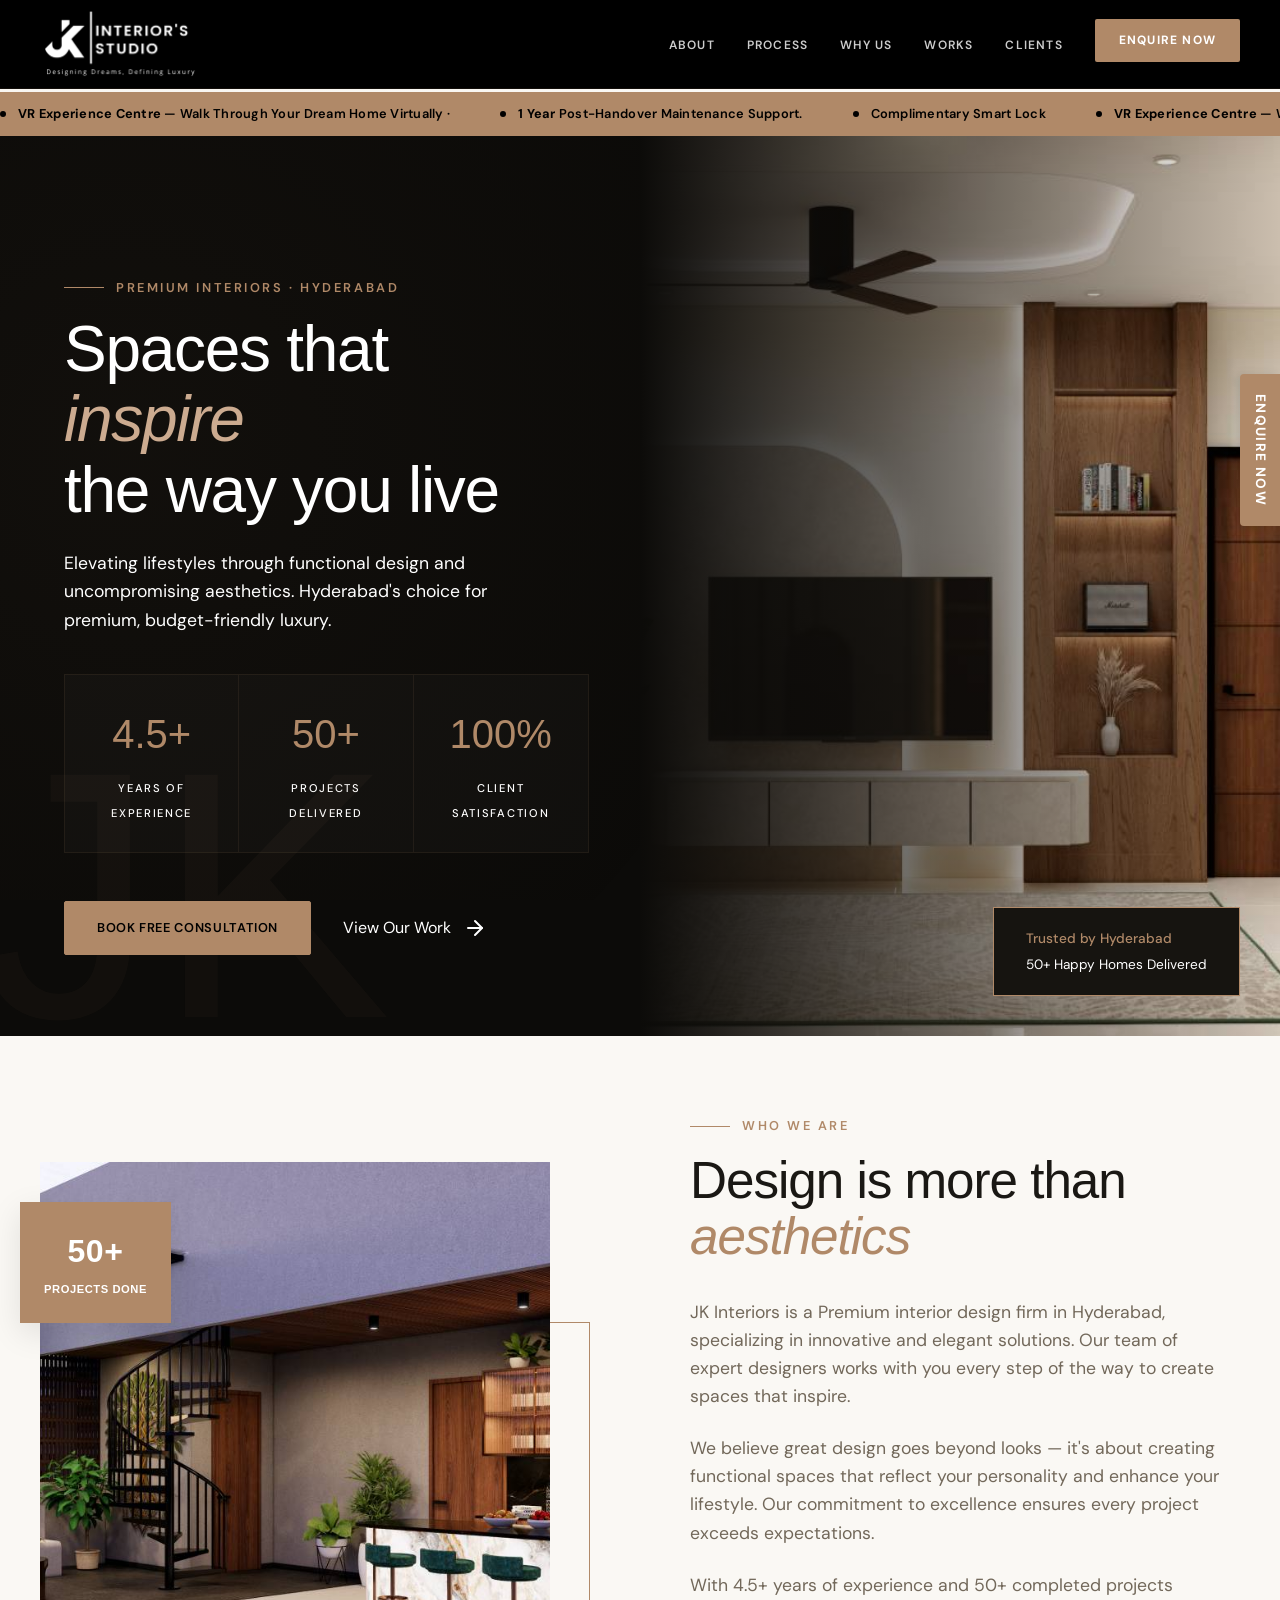
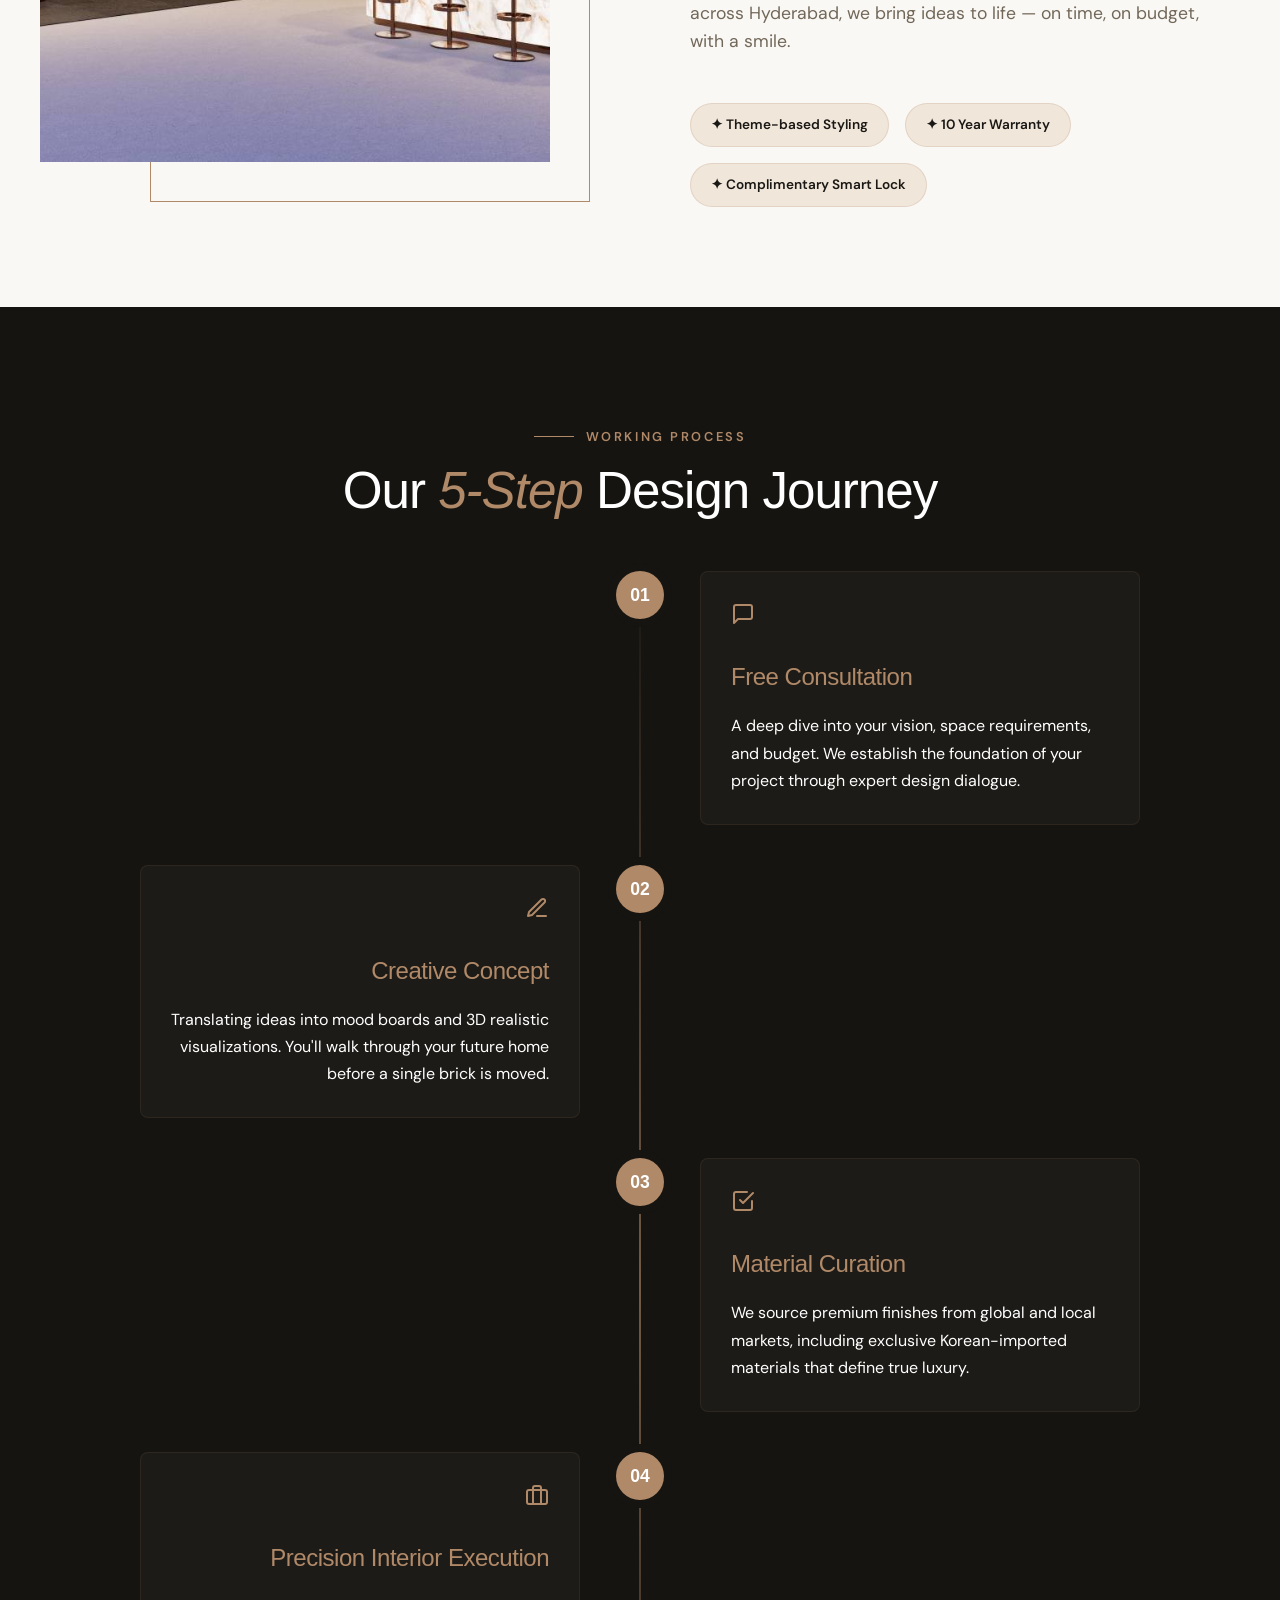
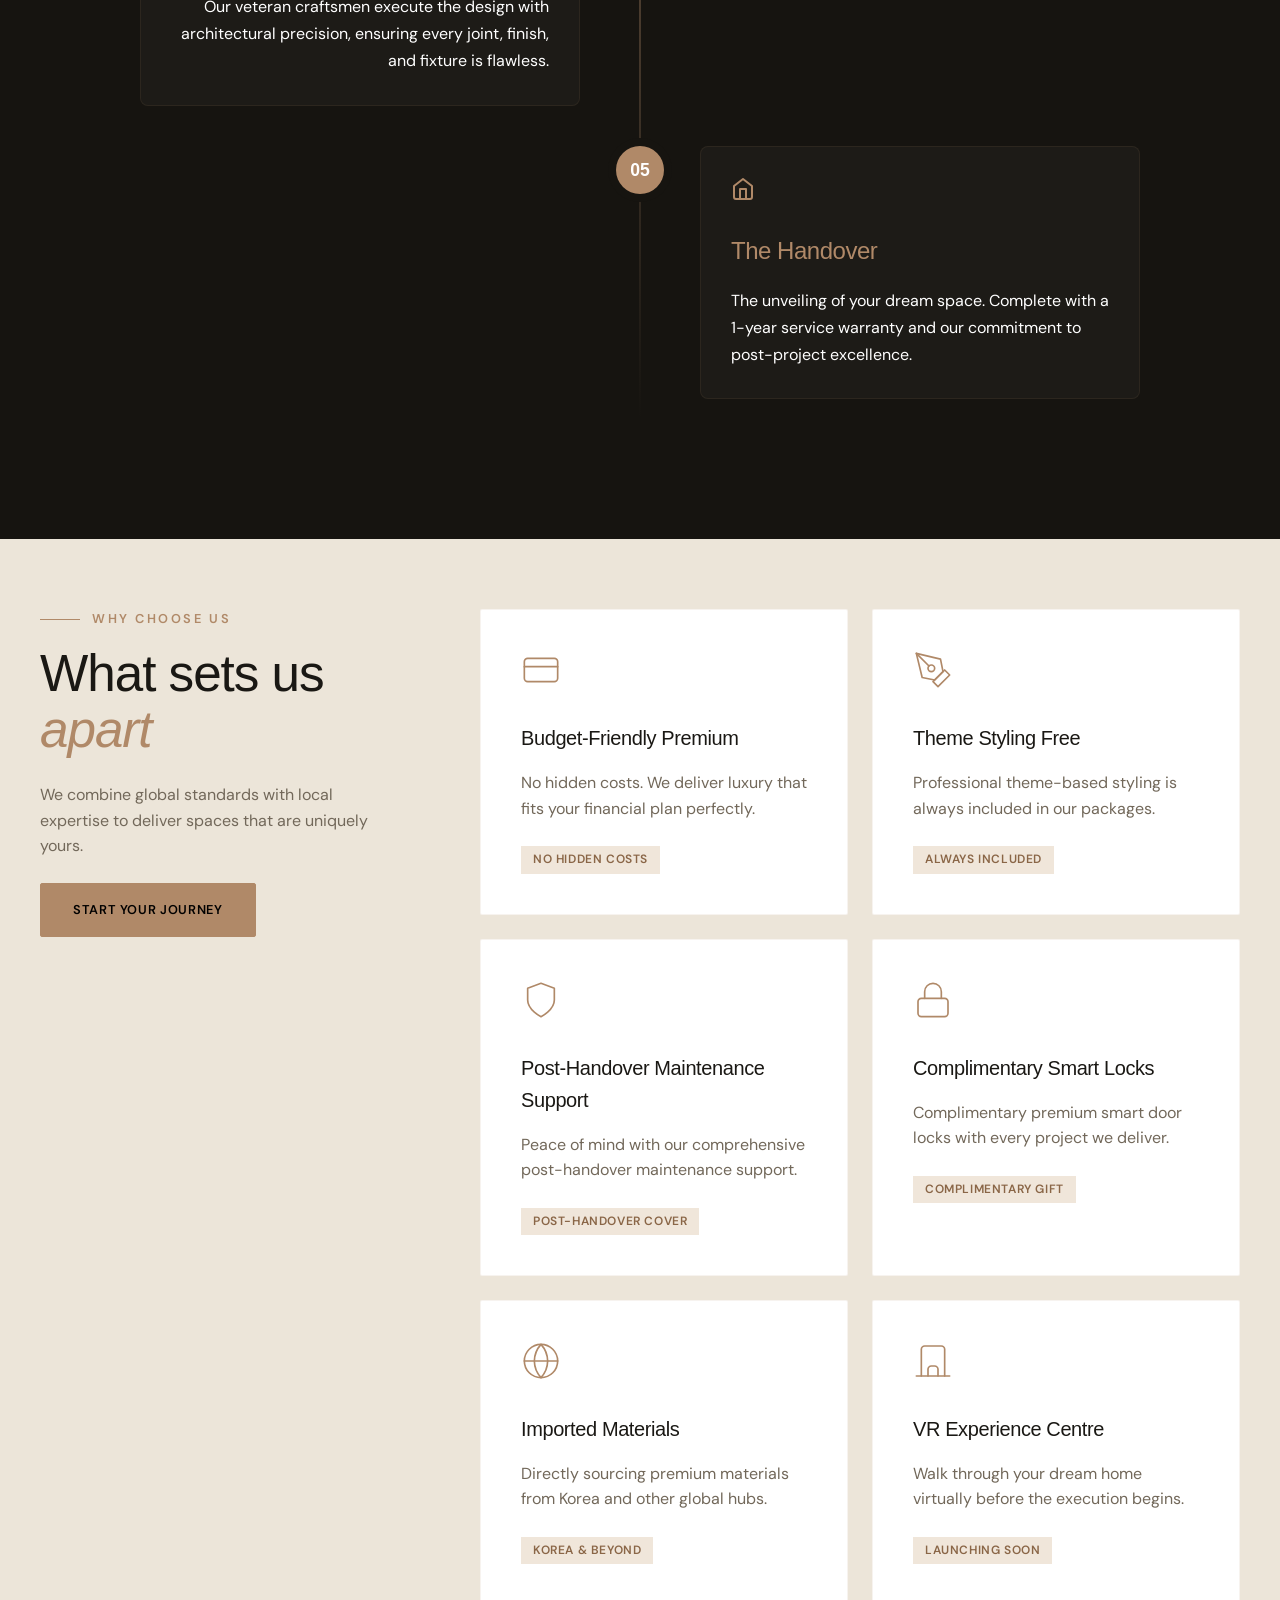
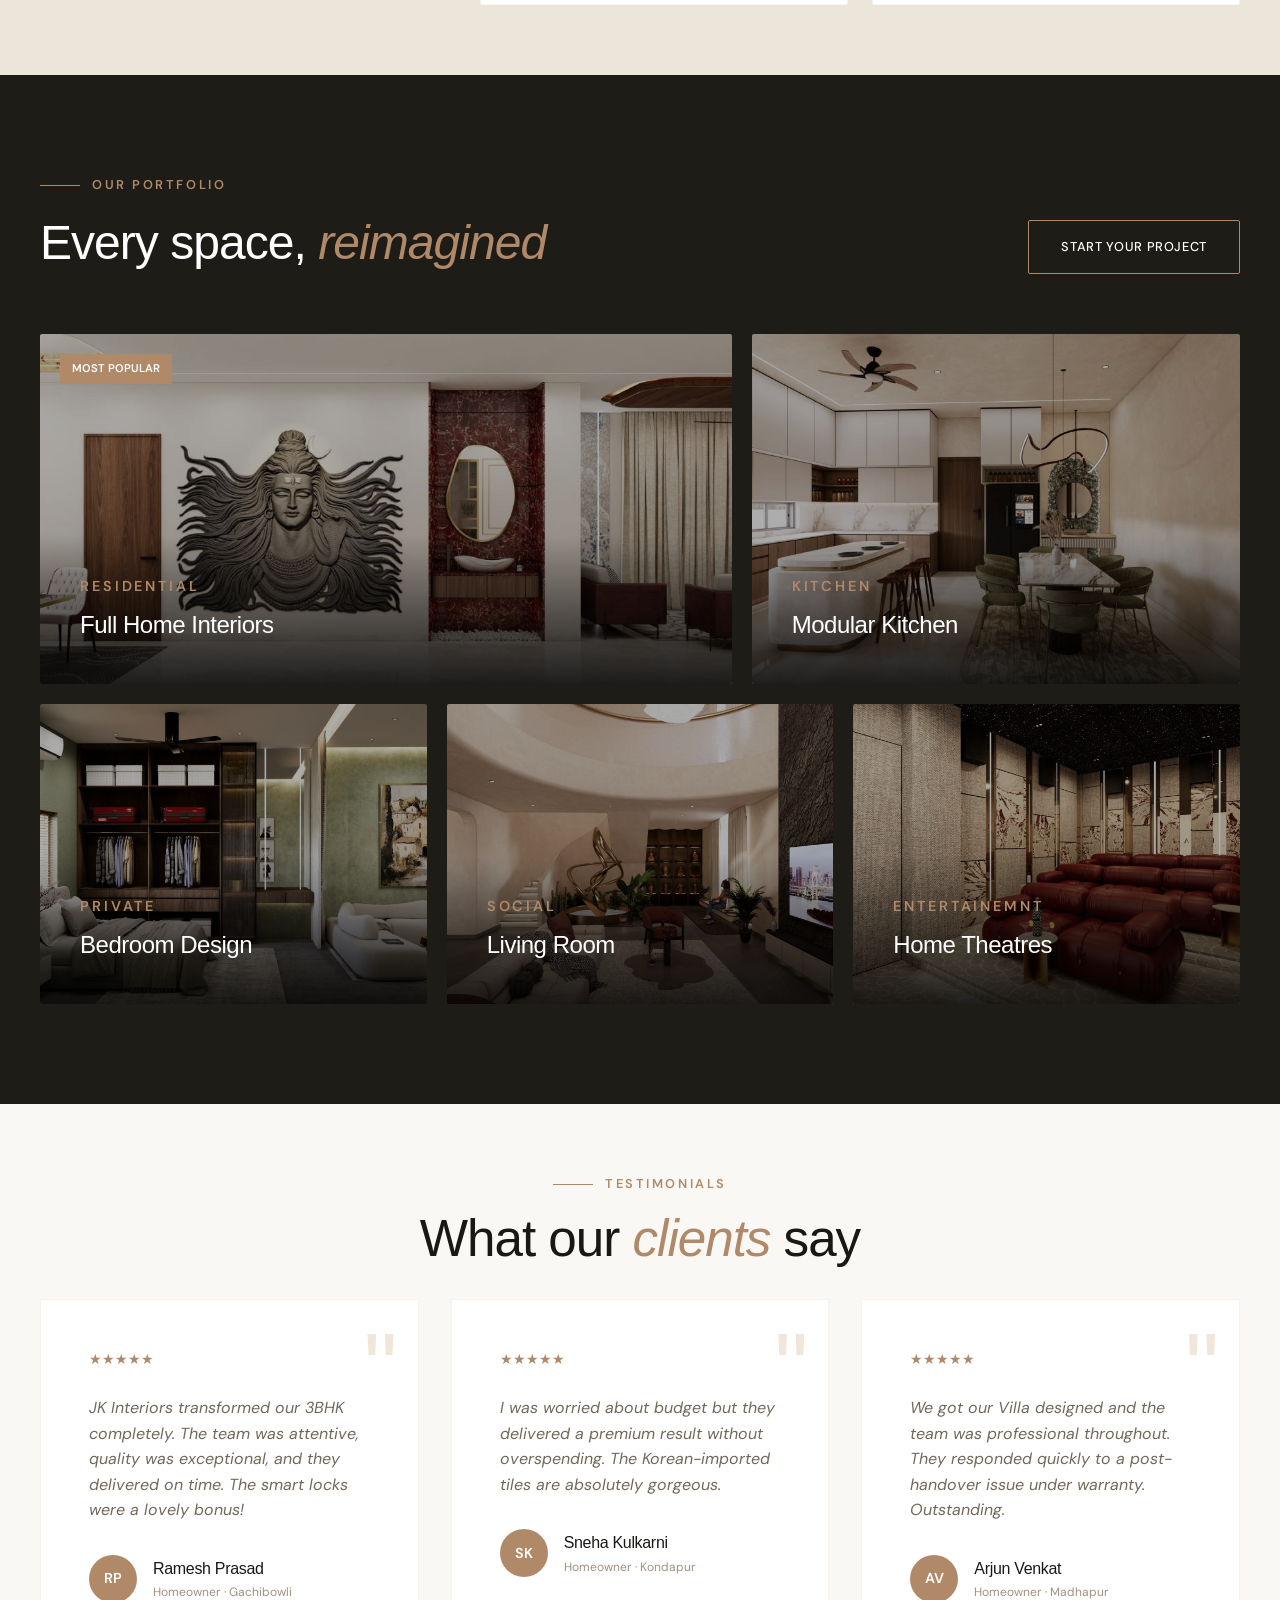
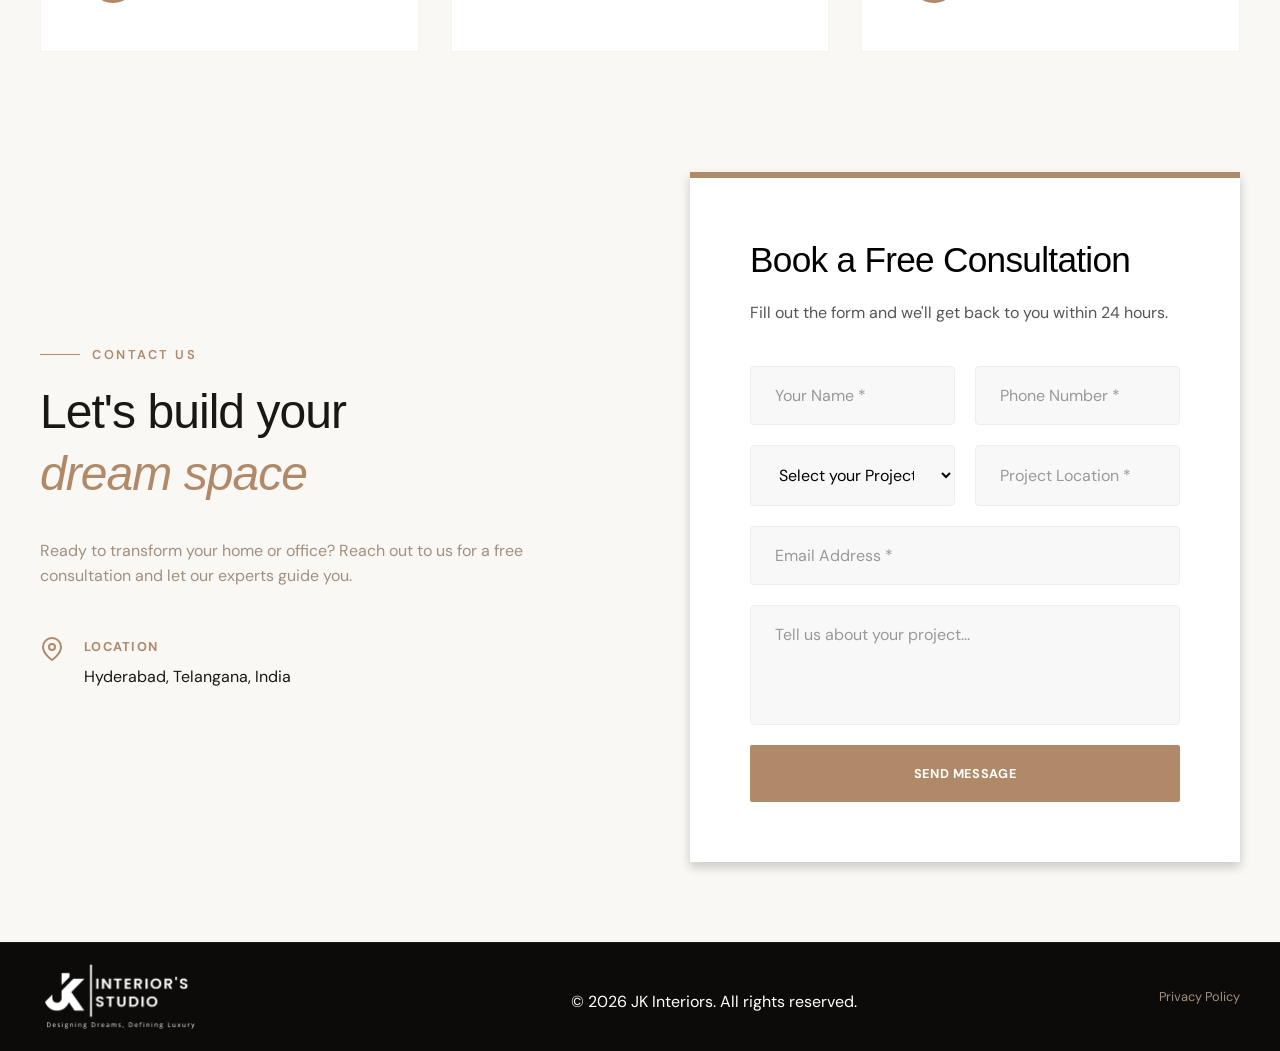
<file: jk-interiors-lp/index.html>
<!DOCTYPE html>
<html lang="en">

<head>
    <!-- Google Tag Manager -->
    <script>(function (w, d, s, l, i) {
            w[l] = w[l] || []; w[l].push({
                'gtm.start':
                    new Date().getTime(), event: 'gtm.js'
            }); var f = d.getElementsByTagName(s)[0],
                j = d.createElement(s), dl = l != 'dataLayer' ? '&l=' + l : ''; j.async = true; j.src =
                    'https://www.googletagmanager.com/gtm.js?id=' + i + dl; f.parentNode.insertBefore(j, f);
        })(window, document, 'script', 'dataLayer', 'GTM-XXXXXXX');</script>
    <!-- End Google Tag Manager -->
    <meta charset="UTF-8">
    <meta name="viewport" content="width=device-width, initial-scale=1.0">
    <title>JK Interiors — Premium Interior Design in Hyderabad</title>
    <meta name="description"
        content="Luxury interior design firm in Hyderabad specializing in innovative and elegant solutions for homes and offices.">

    <!-- Fonts -->
    <link rel="preconnect" href="https://fonts.googleapis.com">
    <link rel="preconnect" href="https://fonts.gstatic.com" crossorigin>
    <link
        href="https://fonts.googleapis.com/css2?family=Google+Sans:wght@400;500;700&family=DM+Sans:ital,opsz,wght@0,9..40,100..1000;1,9..40,100..1000&display=swap"
        rel="stylesheet">

    <!-- Styles -->
    <link rel="stylesheet" href="style.css">
</head>

<body>
    <!-- Google Tag Manager (noscript) -->
    <noscript><iframe src="https://www.googletagmanager.com/ns.html?id=GTM-XXXXXXX" height="0" width="0"
            style="display:none;visibility:hidden"></iframe></noscript>
    <!-- End Google Tag Manager (noscript) -->

    <!-- Custom Cursor -->
    <div id="cursor"></div>
    <div id="cursor-ring"></div>

    <!-- Navbar -->
    <nav id="navbar">
        <div class="container">
            <div class="logo">
                <img src="images/jk-interior-logo.png" alt="Logo">
                <!-- <span class="jk">JK</span> <span class="interiors">Interiors</span> -->
            </div>
            <ul class="nav-links">
                <li><a href="#about">About</a></li>
                <li><a href="#process">Process</a></li>
                <li><a href="#why">Why Us</a></li>
                <li><a href="#works">Works</a></li>
                <li><a href="#testimonials">Clients</a></li>
                <li><a href="#contact" class="btn btn-quote">Enquire Now</a></li>
            </ul>
        </div>
    </nav>

    <!-- VR Announcement Strip -->
    <div id="vr-strip">
        <div class="marquee-wrapper">
            <div class="marquee-content">
                <div class="marquee-group">
                    <span class="pulse-dot"></span>
                    <span><strong>VR Experience Centre</strong> — Walk Through Your Dream Home Virtually ·</span>
                </div>
                <div class="marquee-group">
                    <span class="pulse-dot"></span>
                    <span><strong>1 Year</strong> Post-Handover Maintenance Support.</span>
                </div>
                <div class="marquee-group">
                    <span class="pulse-dot"></span>
                    <span>Complimentary Smart Lock</span>
                </div>
                <!-- Clones for seamless looping -->
                <div class="marquee-group">
                    <span class="pulse-dot"></span>
                    <span><strong>VR Experience Centre</strong> — Walk Through Your Dream Home Virtually ·</span>
                </div>
                <div class="marquee-group">
                    <span class="pulse-dot"></span>
                    <span><strong>1 Year</strong> Post-Handover Maintenance Support.</span>
                </div>
                <div class="marquee-group">
                    <span class="pulse-dot"></span>
                    <span>Complimentary Smart Lock</span>
                </div>
            </div>
        </div>
    </div>

    <!-- Hero Section -->
    <section id="hero">
        <div class="hero-left">
            <div class="ghost-text">JK</div>
            <div class="reveal">
                <div class="eyebrow">Premium Interiors · Hyderabad</div>
                <h1>Spaces that<br><span>inspire</span><br>the way you live</h1>
                <p class="hero-desc">Elevating lifestyles through functional design and uncompromising aesthetics.
                    Hyderabad's choice for premium, budget-friendly luxury.</p>

                <div class="hero-stats">
                    <div class="stat-item">
                        <span class="stat-num" id="stat-exp" data-target="4.5">0</span>
                        <span class="stat-label">Years of Experience</span>
                    </div>
                    <div class="stat-item">
                        <span class="stat-num" id="stat-projects" data-target="50">0</span>
                        <span class="stat-label">Projects Delivered</span>
                    </div>
                    <div class="stat-item">
                        <span class="stat-num" id="stat-sat" data-target="100">0</span>
                        <span class="stat-label">Client Satisfaction</span>
                    </div>
                </div>

                <div class="hero-ctas">
                    <a href="#contact" class="btn btn-primary">Book Free Consultation</a>
                    <a href="#works" class="view-work">
                        View Our Work
                        <svg width="24" height="24" viewBox="0 0 24 24" fill="none" stroke="currentColor"
                            stroke-width="2" stroke-linecap="round" stroke-linejoin="round">
                            <line x1="5" y1="12" x2="19" y2="12"></line>
                            <polyline points="12 5 19 12 12 19"></polyline>
                        </svg>
                    </a>
                </div>
            </div>
        </div>
        <div class="hero-right">
            <div class="trusted-badge reveal reveal-delay-2">
                <span>Trusted by Hyderabad</span>
                50+ Happy Homes Delivered
            </div>
        </div>
    </section>

    <!-- Mobile Lead Form (Visible on Mobile Only) -->
    <!-- <section id="mobile-lead-form" class="mobile-only-section reveal">
        <div class="container">
            <div class="contact-card">
                <form id="hero-mobile-form">
                    <div class="form-header">
                        <h3>Book a Free Consultation</h3>
                        <p>Fill out the form and our design expert will connect with you.</p>
                    </div>
                    <div class="form-row">
                        <input type="text" name="name" placeholder="Your Name *" required>
                        <input type="tel" name="phone" placeholder="Phone Number *" required pattern="^[6-9][0-9]{9}$"
                            maxlength="10" title="Please enter a valid 10-digit phone number starting with 6-9"
                            class="phone-input">
                    </div>
                    <div class="form-row">
                        <select name="project_type" required>
                            <option value="" disabled selected>Select your Project</option>
                            <option>2 BHK </option>
                            <option>3 BHK </option>
                            <option>Villa </option>
                            <option>Other</option>
                        </select>
                        <input type="text" name="location" placeholder="Project Location *" required>
                    </div>
                    <div class="form-row">
                        <input type="email" name="email" placeholder="Email Address" required>
                    </div>
                    <div class="form-group">
                        <textarea placeholder="Tell us about your project..."></textarea>
                    </div>

                    <input type="hidden" name="utm_source">
                    <input type="hidden" name="utm_medium">
                    <input type="hidden" name="utm_campaign">
                    <input type="hidden" name="utm_term">
                    <input type="hidden" name="utm_content">
                    <input type="hidden" name="utm_adgroup">
                    <input type="hidden" name="utm_matchtype">
                    <input type="hidden" name="utm_device">
                    <input type="hidden" name="utm_ad">
                    <input type="hidden" name="srd">
                    <input type="hidden" name="gad_source">
                    <input type="hidden" name="gad_campaignid">
                    <input type="hidden" name="gbraid">
                    <input type="hidden" name="gclid">

                    <button type="submit" class="btn btn-primary btn-submit">Send Message</button>
                </form>
            </div>
        </div>
    </section> -->

    <!-- About Section -->
    <section id="about">
        <div class="container">
            <div class="about-grid">
                <div class="about-img-wrapper reveal">
                    <div class="projects-badge">
                        <strong>50+</strong>
                        PROJECTS DONE
                    </div>
                    <img src="images/About-us.jpg" alt="Interior Design Excellence" class="about-img">
                    <div class="img-frame"></div>
                </div>

                <div class="about-content reveal reveal-delay-1">
                    <div class="eyebrow">WHO WE ARE</div>
                    <h2>Design is more than<br><span>aesthetics</span></h2>
                    <!-- <div class="divider"></div> -->
                    <div class="about-text">
                        <p>JK Interiors is a Premium interior design firm in Hyderabad, specializing in innovative and
                            elegant solutions. Our team of expert designers works with you every step of the way to
                            create spaces that inspire.</p>
                        <p>We believe great design goes beyond looks — it's about creating functional spaces that
                            reflect your personality and enhance your lifestyle. Our commitment to excellence ensures
                            every project exceeds expectations.</p>
                        <p>With 4.5+ years of experience and 50+ completed projects across Hyderabad, we bring ideas to
                            life — on time, on budget, with a smile.</p>
                    </div>

                    <div class="feature-pills">
                        <div class="pill">✦ Theme-based Styling</div>
                        <div class="pill">✦ 10 Year Warranty</div>
                        <div class="pill">✦ Complimentary Smart Lock</div>
                    </div>
                </div>
            </div>
        </div>
    </section>

    <!-- Process Section -->
    <section id="process">
        <div class="container">
            <div class="section-header reveal">
                <div class="eyebrow justify-content-center">Working Process</div>
                <h2>Our <span>5-Step</span> Design Journey</h2>
            </div>
            <div class="process-advanced">
                <div class="process-line"></div>

                <!-- Step 1 -->
                <div class="process-item reveal">
                    <div class="process-marker">01</div>
                    <div class="process-box">
                        <div class="step-icon">
                            <svg width="24" height="24" viewBox="0 0 24 24" fill="none" stroke="currentColor"
                                stroke-width="2" stroke-linecap="round" stroke-linejoin="round">
                                <path d="M21 15a2 2 0 0 1-2 2H7l-4 4V5a2 2 0 0 1 2-2h14a2 2 0 0 1 2 2z"></path>
                            </svg>
                        </div>
                        <h3>Free Consultation</h3>
                        <p>A deep dive into your vision, space requirements, and budget. We establish the foundation of
                            your project through expert design dialogue.</p>
                    </div>
                </div>

                <!-- Step 2 -->
                <div class="process-item reveal reveal-delay-1">
                    <div class="process-marker">02</div>
                    <div class="process-box">
                        <div class="step-icon">
                            <svg width="24" height="24" viewBox="0 0 24 24" fill="none" stroke="currentColor"
                                stroke-width="2" stroke-linecap="round" stroke-linejoin="round">
                                <path d="M12 20h9"></path>
                                <path d="M16.5 3.5a2.121 2.121 0 0 1 3 3L7 19l-4 1 1-4L16.5 3.5z"></path>
                            </svg>
                        </div>
                        <h3>Creative Concept</h3>
                        <p>Translating ideas into mood boards and 3D realistic visualizations. You'll walk through your
                            future home before a single brick is moved.</p>
                    </div>
                </div>

                <!-- Step 3 -->
                <div class="process-item reveal reveal-delay-2">
                    <div class="process-marker">03</div>
                    <div class="process-box">
                        <div class="step-icon">
                            <svg width="24" height="24" viewBox="0 0 24 24" fill="none" stroke="currentColor"
                                stroke-width="2" stroke-linecap="round" stroke-linejoin="round">
                                <polyline points="9 11 12 14 22 4"></polyline>
                                <path d="M21 12v7a2 2 0 0 1-2 2H5a2 2 0 0 1-2-2V5a2 2 0 0 1 2-2h11"></path>
                            </svg>
                        </div>
                        <h3>Material Curation</h3>
                        <p>We source premium finishes from global and local markets, including exclusive Korean-imported
                            materials that define true luxury.</p>
                    </div>
                </div>

                <!-- Step 4 -->
                <div class="process-item reveal reveal-delay-3">
                    <div class="process-marker">04</div>
                    <div class="process-box">
                        <div class="step-icon">
                            <svg width="24" height="24" viewBox="0 0 24 24" fill="none" stroke="currentColor"
                                stroke-width="2" stroke-linecap="round" stroke-linejoin="round">
                                <rect x="2" y="7" width="20" height="14" rx="2" ry="2"></rect>
                                <path d="M16 21V5a2 2 0 0 0-2-2h-4a2 2 0 0 0-2 2v16"></path>
                            </svg>
                        </div>
                        <h3>Precision Interior Execution</h3>
                        <p>Our veteran craftsmen execute the design with architectural precision, ensuring every joint,
                            finish, and fixture is flawless.</p>
                    </div>
                </div>

                <!-- Step 5 -->
                <div class="process-item reveal reveal-delay-4">
                    <div class="process-marker">05</div>
                    <div class="process-box">
                        <div class="step-icon">
                            <svg width="24" height="24" viewBox="0 0 24 24" fill="none" stroke="currentColor"
                                stroke-width="2" stroke-linecap="round" stroke-linejoin="round">
                                <path d="M3 9l9-7 9 7v11a2 2 0 0 1-2 2H5a2 2 0 0 1-2-2z"></path>
                                <polyline points="9 22 9 12 15 12 15 22"></polyline>
                            </svg>
                        </div>
                        <h3>The Handover</h3>
                        <p>The unveiling of your dream space. Complete with a 1-year service warranty and our commitment
                            to post-project excellence.</p>
                    </div>
                </div>
            </div>
        </div>
        </div>
    </section>

    <!-- Why Section -->
    <section id="why">
        <div class="container">
            <div class="why-layout">
                <div class="why-sticky reveal">
                    <div class="eyebrow">Why Choose Us</div>
                    <h2>What sets us<br><span>apart</span></h2>
                    <!-- <div class="divider"></div> -->
                    <p class="card-desc">We combine global standards with local expertise to deliver spaces that are
                        uniquely yours.</p>
                    <a href="#contact" class="btn btn-primary">Start Your Journey</a>
                </div>

                <div class="why-grid">
                    <div class="why-card reveal reveal-delay-1">
                        <div class="card-icon">
                            <svg width="40" height="40" viewBox="0 0 24 24" fill="none" stroke="currentColor"
                                stroke-width="1" stroke-linecap="round" stroke-linejoin="round">
                                <rect x="2" y="5" width="20" height="14" rx="2"></rect>
                                <line x1="2" y1="10" x2="22" y2="10"></line>
                            </svg>
                        </div>
                        <h3 class="card-title">Budget-Friendly Premium</h3>
                        <p class="card-desc">No hidden costs. We deliver luxury that fits your financial plan perfectly.
                        </p>
                        <span class="card-badge">No Hidden Costs</span>
                    </div>

                    <div class="why-card reveal reveal-delay-2">
                        <div class="card-icon">
                            <svg width="40" height="40" viewBox="0 0 24 24" fill="none" stroke="currentColor"
                                stroke-width="1" stroke-linecap="round" stroke-linejoin="round">
                                <path d="M12 19l7-7 3 3-7 7-3-3z"></path>
                                <path d="M18 13l-1.5-7.5L2 2l3.5 14.5L13 18l5-5z"></path>
                                <path d="M2 2l7.586 7.586"></path>
                                <circle cx="11" cy="11" r="2"></circle>
                            </svg>
                        </div>
                        <h3 class="card-title">Theme Styling Free</h3>
                        <p class="card-desc">Professional theme-based styling is always included in our packages.</p>
                        <span class="card-badge">Always Included</span>
                    </div>

                    <div class="why-card reveal reveal-delay-3">
                        <div class="card-icon">
                            <svg width="40" height="40" viewBox="0 0 24 24" fill="none" stroke="currentColor"
                                stroke-width="1" stroke-linecap="round" stroke-linejoin="round">
                                <path d="M12 22s8-4 8-10V5l-8-3-8 3v7c0 6 8 10 8 10z"></path>
                            </svg>
                        </div>
                        <h3 class="card-title">Post-Handover Maintenance Support</h3>
                        <p class="card-desc">Peace of mind with our comprehensive post-handover maintenance support.</p>
                        <span class="card-badge">Post-Handover Cover</span>
                    </div>

                    <div class="why-card reveal reveal-delay-4">
                        <div class="card-icon">
                            <svg width="40" height="40" viewBox="0 0 24 24" fill="none" stroke="currentColor"
                                stroke-width="1" stroke-linecap="round" stroke-linejoin="round">
                                <rect x="3" y="11" width="18" height="11" rx="2" ry="2"></rect>
                                <path d="M7 11V7a5 5 0 0 1 10 0v4"></path>
                            </svg>
                        </div>
                        <h3 class="card-title">Complimentary Smart Locks</h3>
                        <p class="card-desc">Complimentary premium smart door locks with every project we deliver.</p>
                        <span class="card-badge">Complimentary Gift</span>
                    </div>

                    <div class="why-card reveal reveal-delay-1">
                        <div class="card-icon">
                            <svg width="40" height="40" viewBox="0 0 24 24" fill="none" stroke="currentColor"
                                stroke-width="1" stroke-linecap="round" stroke-linejoin="round">
                                <circle cx="12" cy="12" r="10"></circle>
                                <line x1="2" y1="12" x2="22" y2="12"></line>
                                <path
                                    d="M12 2a15.3 15.3 0 0 1 4 10 15.3 15.3 0 0 1-4 10 15.3 15.3 0 0 1-4-10 15.3 15.3 0 0 1 4-10z">
                                </path>
                            </svg>
                        </div>
                        <h3 class="card-title">Imported Materials</h3>
                        <p class="card-desc">Directly sourcing premium materials from Korea and other global hubs.</p>
                        <span class="card-badge">Korea & Beyond</span>
                    </div>

                    <div class="why-card reveal reveal-delay-2">
                        <div class="card-icon">
                            <svg width="40" height="40" viewBox="0 0 24 24" fill="none" stroke="currentColor"
                                stroke-width="1" stroke-linecap="round" stroke-linejoin="round">
                                <path d="M2 21h20"></path>
                                <path d="M5 21V5a2 2 0 0 1 2-2h10a2 2 0 0 1 2 2v16"></path>
                                <path d="M9 21v-4a2 2 0 0 1 2-2h2a2 2 0 0 1 2 2v4"></path>
                            </svg>
                        </div>
                        <h3 class="card-title">VR Experience Centre</h3>
                        <p class="card-desc">Walk through your dream home virtually before the execution begins.</p>
                        <span class="card-badge">Launching Soon</span>
                    </div>
                </div>
            </div>
        </div>
    </section>

    <!-- Works Section -->
    <section id="works">
        <div class="container">
            <div class="works-top reveal">
                <div>
                    <div class="eyebrow">Our Portfolio</div>
                    <h2>Every space, <span>reimagined</span></h2>
                </div>
                <a href="#contact" class="btn btn-outline">Start Your Project</a>
            </div>

            <div class="works-grid">
                <div class="work-tile tile-1 reveal">
                    <span class="popular-badge">Most Popular</span>
                    <img src="images/home.jpg" alt="Full Home Interiors">
                    <div class="work-overlay">
                        <span class="work-cat">Residential</span>
                        <h3 class="work-title">Full Home Interiors</h3>
                    </div>
                </div>
                <div class="work-tile tile-2 reveal reveal-delay-1">
                    <img src="images/Kitchen.jpg" alt="Modular Kitchen">
                    <div class="work-overlay">
                        <span class="work-cat">Kitchen</span>
                        <h3 class="work-title">Modular Kitchen</h3>
                    </div>
                </div>
                <div class="work-tile tile-3 reveal reveal-delay-2">
                    <img src="images/WB-INTERIOR.jpg" alt="Bedroom Design">
                    <div class="work-overlay">
                        <span class="work-cat">Private</span>
                        <h3 class="work-title">Bedroom Design</h3>
                    </div>
                </div>
                <div class="work-tile tile-4 reveal reveal-delay-3">
                    <img src="images/Living room.jpg" alt="Living Room">
                    <div class="work-overlay">
                        <span class="work-cat">Social</span>
                        <h3 class="work-title">Living Room</h3>
                    </div>
                </div>
                <div class="work-tile tile-5 reveal reveal-delay-4">
                    <img src="images/movie theater.jpg" alt="Office & Commercial">
                    <div class="work-overlay">
                        <span class="work-cat">Entertainemnt</span>
                        <h3 class="work-title">Home Theatres</h3>
                    </div>
                </div>
            </div>
        </div>
    </section>

    <!-- Testimonials Section -->
    <section id="testimonials">
        <div class="container">
            <div class="section-header reveal">
                <div class="eyebrow justify-content-center">Testimonials</div>
                <h2>What our <span>clients</span> say</h2>
            </div>

            <div class="testimonials-wrapper reveal">
                <div class="testimonials-grid" id="test-slider">
                    <!-- Cards here as before -->
                    <div class="test-card">
                        <div class="quote-mark">"</div>
                        <div class="stars">★★★★★</div>
                        <p class="test-text">JK Interiors transformed our 3BHK completely. The team was attentive,
                            quality was exceptional, and they delivered on time. The smart locks were a lovely bonus!
                        </p>
                        <div class="test-author">
                            <div class="avatar">RP</div>
                            <div class="author-info">
                                <h4>Ramesh Prasad</h4>
                                <p>Homeowner · Gachibowli</p>
                            </div>
                        </div>
                    </div>

                    <div class="test-card">
                        <div class="quote-mark">"</div>
                        <div class="stars">★★★★★</div>
                        <p class="test-text">I was worried about budget but they delivered a premium result without
                            overspending. The Korean-imported tiles are absolutely gorgeous.</p>
                        <div class="test-author">
                            <div class="avatar">SK</div>
                            <div class="author-info">
                                <h4>Sneha Kulkarni</h4>
                                <p>Homeowner · Kondapur</p>
                            </div>
                        </div>
                    </div>

                    <div class="test-card">
                        <div class="quote-mark">"</div>
                        <div class="stars">★★★★★</div>
                        <p class="test-text">We got our Villa designed and the team was professional throughout. They
                            responded quickly to a post-handover issue under warranty. Outstanding.</p>
                        <div class="test-author">
                            <div class="avatar">AV</div>
                            <div class="author-info">
                                <h4>Arjun Venkat</h4>
                                <p>Homeowner · Madhapur</p>
                            </div>
                        </div>
                    </div>
                </div>

                <div class="slider-controls">
                    <button class="slider-arrow prev" id="prev-test">
                        <svg width="24" height="24" viewBox="0 0 24 24" fill="none" stroke="currentColor"
                            stroke-width="2" stroke-linecap="round" stroke-linejoin="round">
                            <line x1="19" y1="12" x2="5" y2="12"></line>
                            <polyline points="12 19 5 12 12 5"></polyline>
                        </svg>
                    </button>
                    <div class="slider-dots" id="test-dots">
                        <span class="dot active"></span>
                        <span class="dot"></span>
                        <span class="dot"></span>
                    </div>
                    <button class="slider-arrow next" id="next-test">
                        <svg width="24" height="24" viewBox="0 0 24 24" fill="none" stroke="currentColor"
                            stroke-width="2" stroke-linecap="round" stroke-linejoin="round">
                            <line x1="5" y1="12" x2="19" y2="12"></line>
                            <polyline points="12 5 19 12 12 19"></polyline>
                        </svg>
                    </button>
                </div>
            </div>
        </div>
    </section>

    <!-- Contact Section -->
    <section id="contact">
        <div class="container">
            <div class="contact-layout">
                <div class="contact-info reveal">
                    <div class="eyebrow">Contact Us</div>
                    <h2>Let's build your<br><span>dream space</span></h2>
                    <!-- <div class="divider"></div> -->
                    <p class="contact-desc">Ready to transform your home or office? Reach out to us for a free
                        consultation and let our experts guide you.</p>

                    <div class="contact-list">
                        <div class="contact-item">
                            <div class="item-icon">
                                <svg width="24" height="24" viewBox="0 0 24 24" fill="none" stroke="currentColor"
                                    stroke-width="2" stroke-linecap="round" stroke-linejoin="round">
                                    <path d="M21 10c0 7-9 13-9 13s-9-6-9-13a9 9 0 0 1 18 0z"></path>
                                    <circle cx="12" cy="10" r="3"></circle>
                                </svg>
                            </div>
                            <div class="item-text">
                                <strong>Location</strong>
                                Hyderabad, Telangana, India
                            </div>
                        </div>
                        <!-- <div class="contact-item">
                            <div class="item-icon">
                                <svg width="24" height="24" viewBox="0 0 24 24" fill="none" stroke="currentColor"
                                    stroke-width="2" stroke-linecap="round" stroke-linejoin="round">
                                    <path
                                        d="M22 16.92v3a2 2 0 0 1-2.18 2 19.79 19.79 0 0 1-8.63-3.07 19.5 19.5 0 0 1-6-6 19.79 19.79 0 0 1-3.07-8.67A2 2 0 0 1 4.11 2h3a2 2 0 0 1 2 1.72 12.84 12.84 0 0 0 .7 2.81 2 2 0 0 1-.45 2.11L8.09 9.91a16 16 0 0 0 6 6l1.27-1.27a2 2 0 0 1 2.11-.45 12.84 12.84 0 0 0 2.81.7A2 2 0 0 1 22 16.92z">
                                    </path>
                                </svg>
                            </div>
                            <div class="item-text">
                                <strong>Phone</strong>
                                +91 90000 00000
                            </div>
                        </div> -->
                        <!-- <div class="contact-item">
                            <div class="item-icon">
                                <svg width="24" height="24" viewBox="0 0 24 24" fill="none" stroke="currentColor"
                                    stroke-width="2" stroke-linecap="round" stroke-linejoin="round">
                                    <path
                                        d="M4 4h16c1.1 0 2 .9 2 2v12c0 1.1-.9 2-2 2H4c-1.1 0-2-.9-2-2V6c0-1.1.9-2 2-2z">
                                    </path>
                                    <polyline points="22,6 12,13 2,6"></polyline>
                                </svg>
                            </div>
                            <div class="item-text">
                                <strong>Email</strong>
                                hello@thejkinteriors.com
                            </div>
                        </div> -->
                    </div>
                </div>

                <div class="contact-card reveal reveal-delay-1">
                    <form id="contact-form">
                        <div class="form-header">
                            <h3>Book a Free Consultation</h3>
                            <p>Fill out the form and we'll get back to you within 24 hours.</p>
                        </div>
                        <div class="form-row">
                            <input type="text" name="name" placeholder="Your Name *" required>
                            <input type="tel" name="phone" placeholder="Phone Number *" required
                                pattern="^[6-9][0-9]{9}$" maxlength="10"
                                title="Please enter a valid 10-digit phone number starting with 6-9"
                                class="phone-input">
                        </div>
                        <div class="form-row">
                            <select name="project_type" required>
                                <option value="" disabled selected>Select your Project</option>
                                <option>2 BHK </option>
                                <option>3 BHK </option>
                                <option>Villa </option>
                                <option>Other</option>
                            </select>
                            <input type="text" name="location" placeholder="Project Location *" required>
                        </div>
                        <div class="form-row">
                            <input type="email" name="email" placeholder="Email Address *" required>
                        </div>
                        <div class="form-row">
                            <textarea name="message" placeholder="Tell us about your project..."></textarea>
                        </div>

                        <!-- UTM Hidden Fields -->
                        <input type="hidden" name="utm_source">
                        <input type="hidden" name="utm_medium">
                        <input type="hidden" name="utm_campaign">
                        <input type="hidden" name="utm_term">
                        <input type="hidden" name="utm_content">
                        <input type="hidden" name="utm_adgroup">
                        <input type="hidden" name="utm_matchtype">
                        <input type="hidden" name="utm_device">
                        <input type="hidden" name="utm_ad">
                        <input type="hidden" name="srd">
                        <input type="hidden" name="gad_source">
                        <input type="hidden" name="gad_campaignid">
                        <input type="hidden" name="gbraid">
                        <input type="hidden" name="gclid">

                        <button type="submit" class="btn btn-primary btn-submit">Send Message</button>
                    </form>
                </div>
            </div>
        </div>
    </section>

    <!-- Footer -->
    <footer id="footer">
        <div class="container">
            <div class="logo">
                <img src="images/jk-interior-logo.png" alt="Logo">
                <!-- <span class="jk">JK</span> <span class="interiors">Interiors</span> -->
            </div>
            <p class="copyright">&copy; 2026 JK Interiors. All rights reserved.</p>
            <div class="footer-links">
                <a href="privacy-policy.html">Privacy Policy</a>
                <!-- <a href="#">Terms of Service</a> -->
            </div>
        </div>
    </footer>

    <!-- Side Tab -->
    <a href="#contact" class="side-tab">
        <span>Enquire Now</span>
    </a>

    <!-- Sticky Bottom Bar (Mobile Only) -->
    <div class="sticky-bottom-bar">
        <div class="sticky-logo">
            <img src="images/jk-interior-logo.png" alt="JK Interiors Logo">
        </div>
        <a href="#contact" class="btn btn-primary sticky-btn">Enquire Now</a>
    </div>

    <!-- Scripts -->
    <script src="main.js" defer></script>
</body>

</html>
</file>
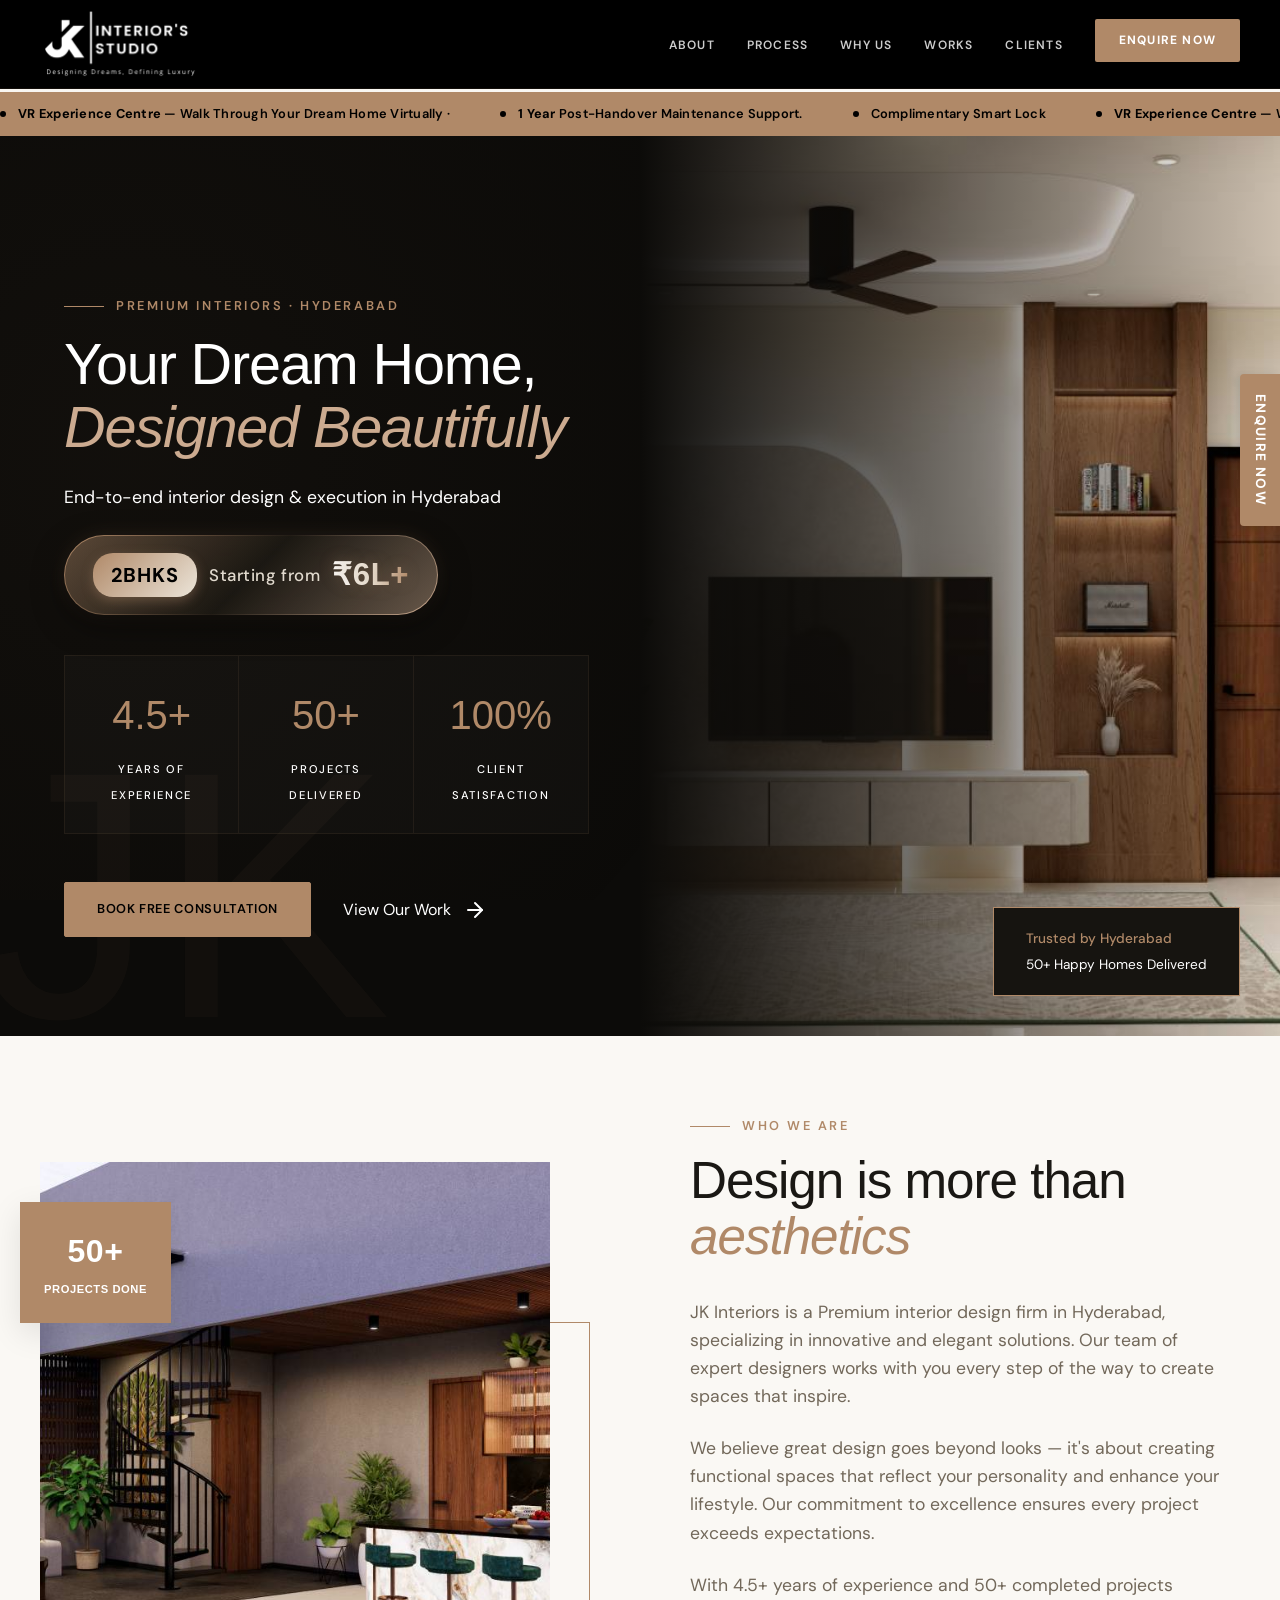
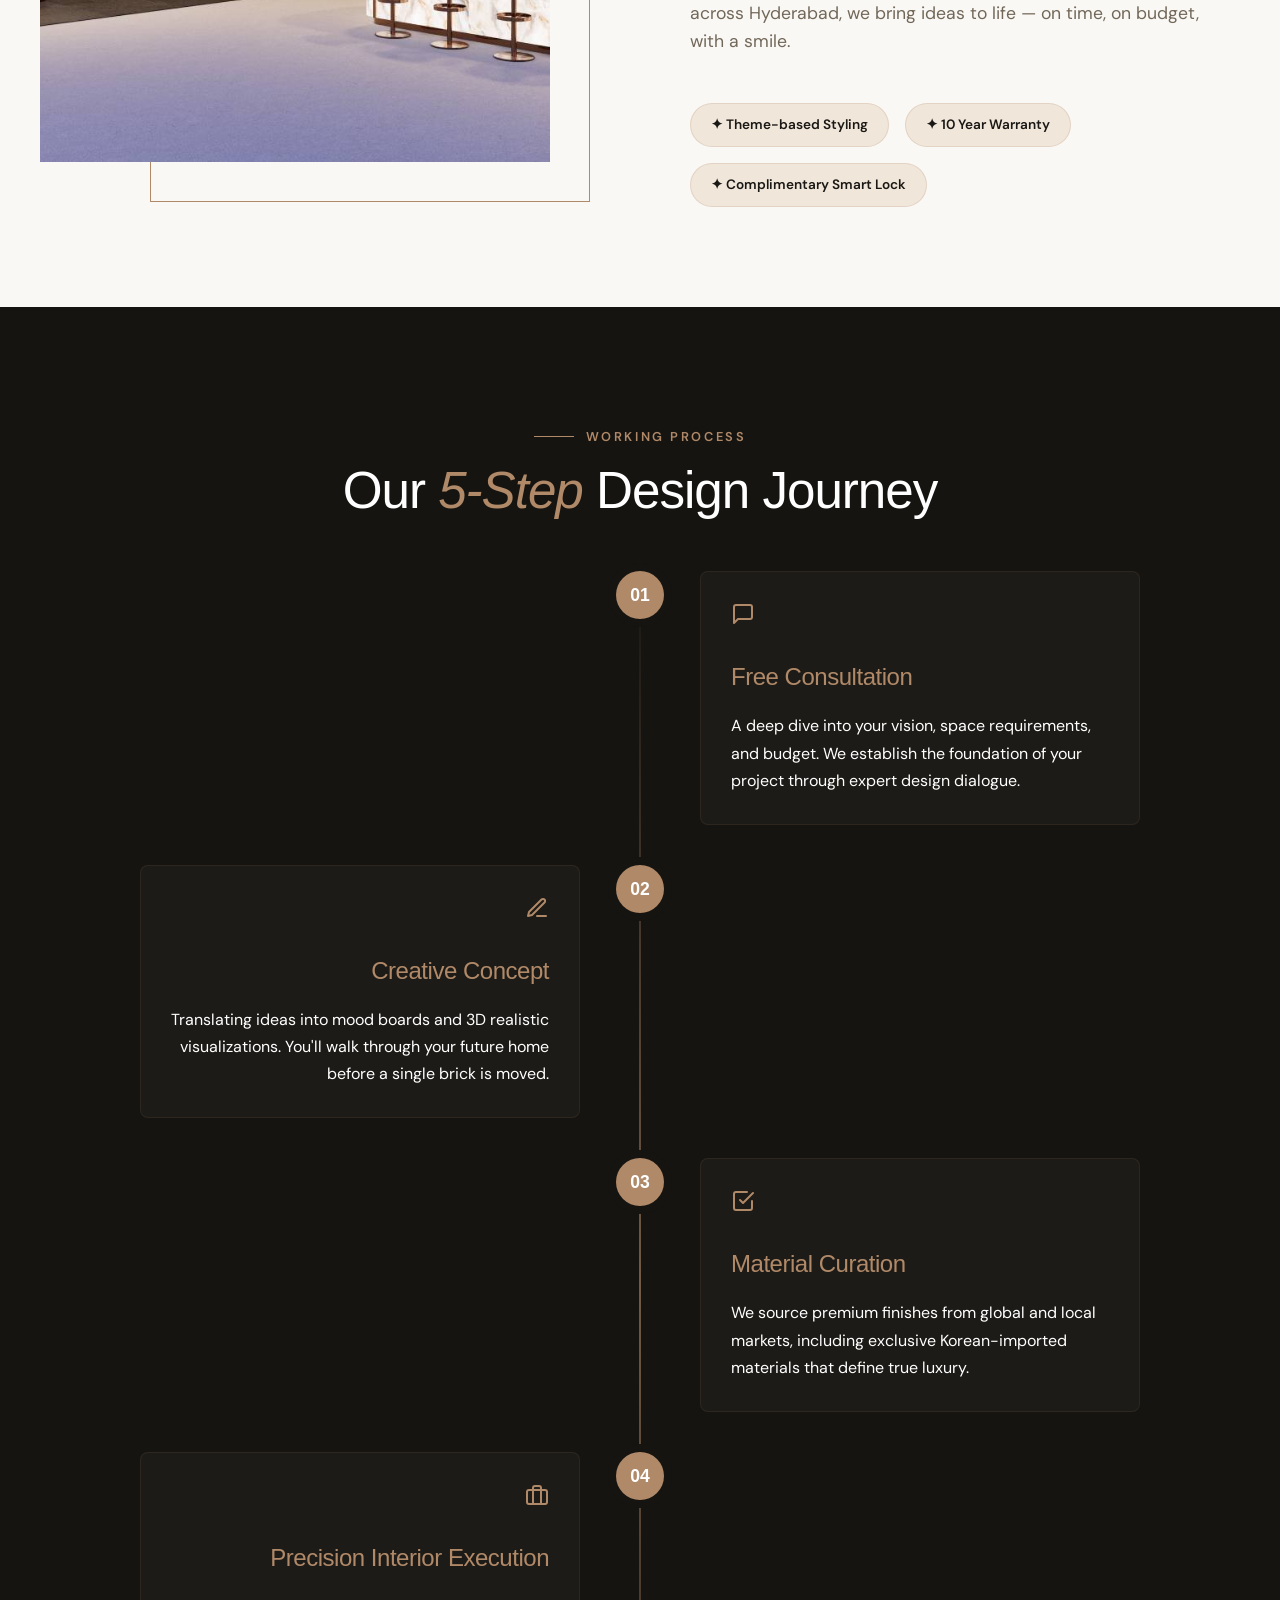
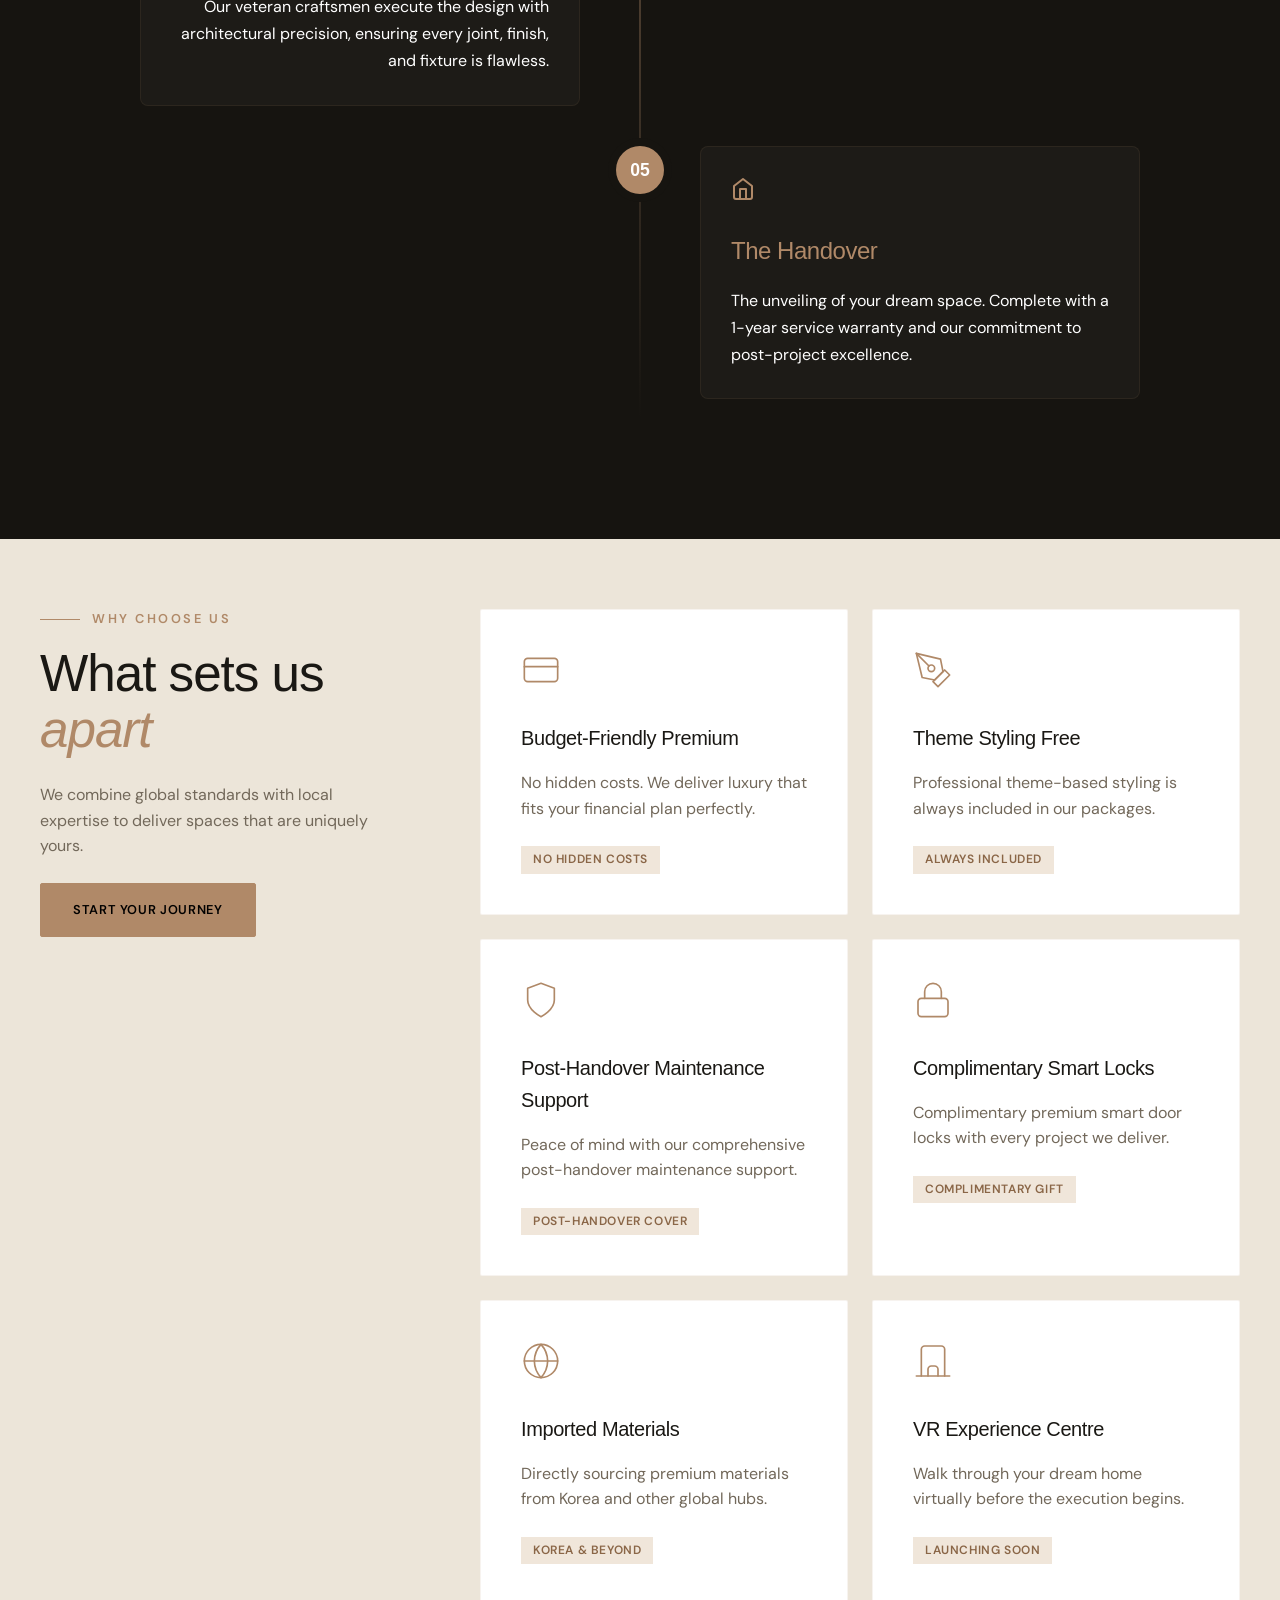
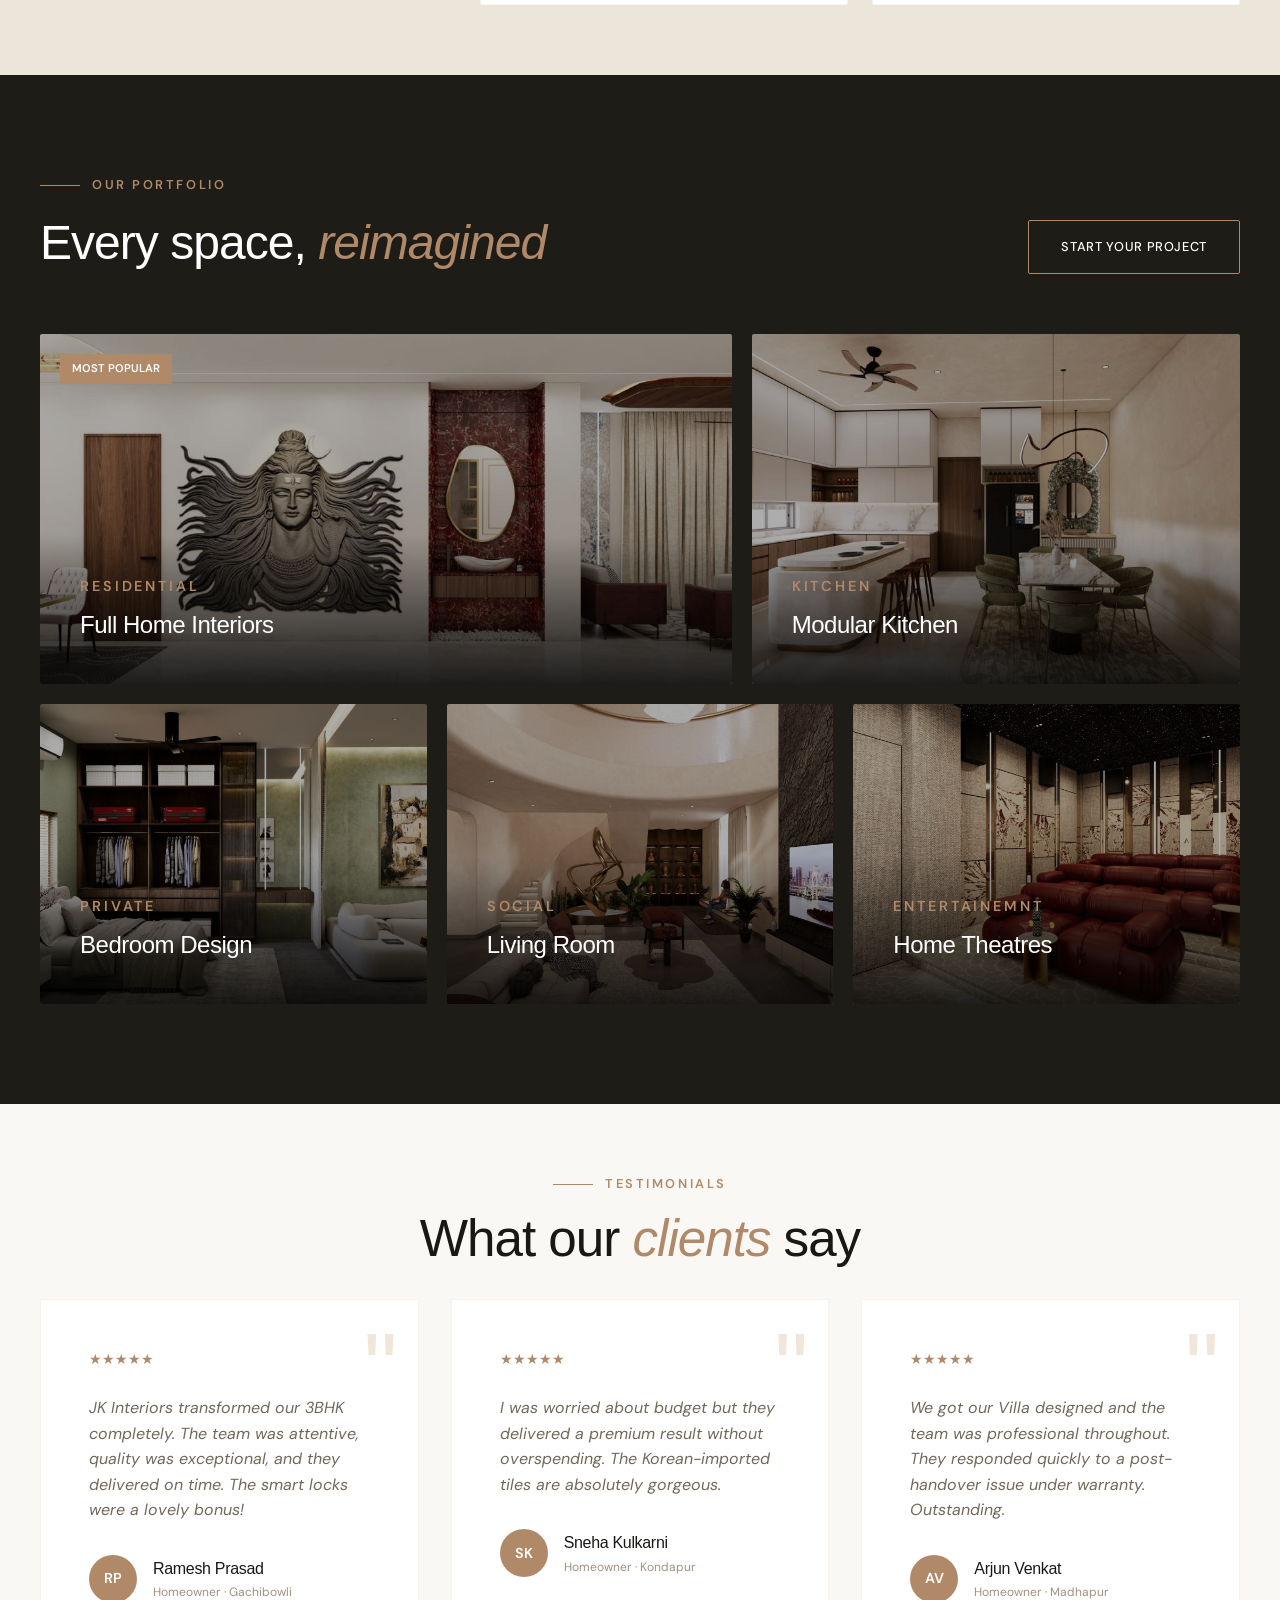
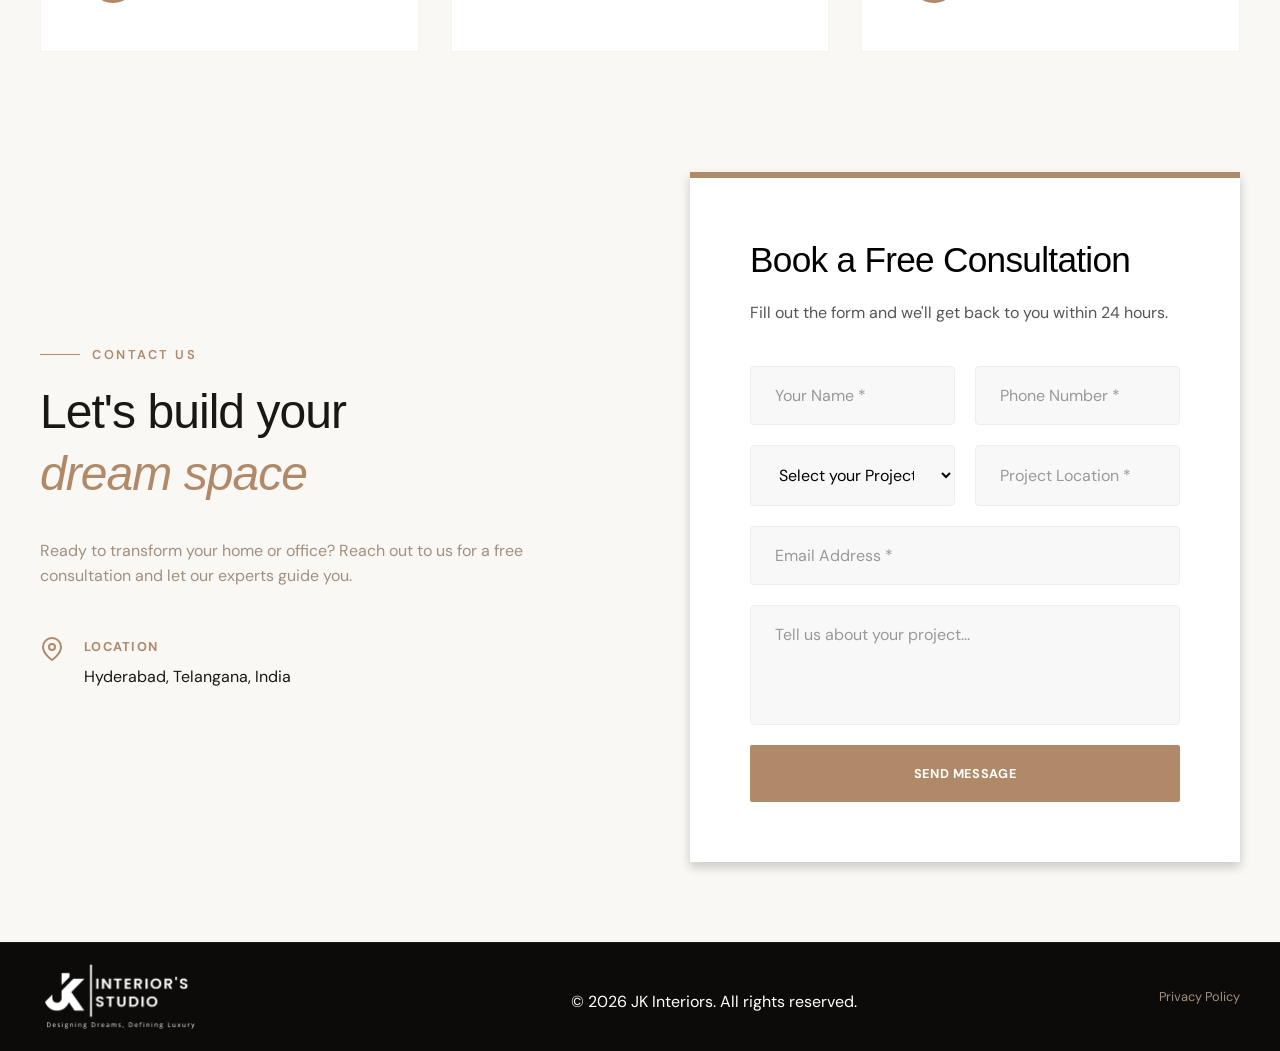
<file: dm-jkinteriors-lp-new/jk-interiors-lp/index.html>
<!DOCTYPE html>
<html lang="en">

<head>
    <!-- Google Tag Manager -->
    <script>
    (function(w,d,s,l,i){w[l]=w[l]||[];w[l].push({'gtm.start':
        new Date().getTime(),event:'gtm.js'});var f=d.getElementsByTagName(s)[0],
        j=d.createElement(s),dl=l!='dataLayer'?'&l='+l:'';j.async=true;j.src=
        'https://www.googletagmanager.com/gtm.js?id='+i+dl;f.parentNode.insertBefore(j,f);
        })(window,document,'script','dataLayer','GTM-TPCFLSZM');
    </script>
    <!-- End Google Tag Manager -->
    <meta charset="UTF-8">
    <meta name="viewport" content="width=device-width, initial-scale=1.0">
    <title>JK Interiors — Premium Interior Design in Hyderabad</title>
    <meta name="description"
        content="Luxury interior design firm in Hyderabad specializing in innovative and elegant solutions for homes and offices.">

    <!-- Fonts -->
    <link rel="preconnect" href="https://fonts.googleapis.com">
    <link rel="preconnect" href="https://fonts.gstatic.com" crossorigin>
    <link
        href="https://fonts.googleapis.com/css2?family=Google+Sans:wght@400;500;700&family=DM+Sans:ital,opsz,wght@0,9..40,100..1000;1,9..40,100..1000&display=swap"
        rel="stylesheet">

    <!-- Styles -->
    <link rel="stylesheet" href="style.css">
    <!-- Start of Async ProveSource Code -->
     <script>
     !function(o,i){window.provesrc&&window.console&&console.error&&console.error("ProveSource is included twice in this page."),window.provesrc={dq:[],display:function(){this.dq.push(arguments)}},o._provesrcAsyncInit=function(){window.provesrc.init({apiKey:"eyJhbGciOiJIUzI1NiIsInR5cCI6IkpXVCJ9.eyJhY2NvdW50SWQiOiI2YTBkODE5N2NlZDQzYmNhZGExYTk3MzEiLCJpYXQiOjE3NzkyNzAwMzl9.Vn0WxY5de70K_p7jT2Z8FoFW43TLOO_x8b-i8W7rZwQ",v:"0.0.4"})};var r=i.createElement("script");r.type="text/javascript",r.async=!0,r["ch"+"ar"+"set"]="UTF-8",r.src="https://cdn.provesrc.com/provesrc.js";var e=i.getElementsByTagName("script")[0];e.parentNode.insertBefore(r,e)}(window,document);
     </script><!-- End of Async ProveSource Code -->
</head>

<body>
    <!-- Google Tag Manager (noscript) -->
    <noscript><iframe src="https://www.googletagmanager.com/ns.html?id=GTM-TPCFLSZM" height="0" width="0"
            style="display:none;visibility:hidden"></iframe></noscript>
    <!-- End Google Tag Manager (noscript) -->

    <!-- Custom Cursor -->
    <div id="cursor"></div>
    <div id="cursor-ring"></div>

    <!-- Navbar -->
    <nav id="navbar">
        <div class="container">
            <div class="logo">
                <img src="images/jk-interior-logo.png" alt="Logo">
                <!-- <span class="jk">JK</span> <span class="interiors">Interiors</span> -->
            </div>
            <ul class="nav-links">
                <li><a href="#about">About</a></li>
                <li><a href="#process">Process</a></li>
                <li><a href="#why">Why Us</a></li>
                <li><a href="#works">Works</a></li>
                <li><a href="#testimonials">Clients</a></li>
                <li><a href="#contact" class="btn btn-quote">Enquire Now</a></li>
            </ul>
        </div>
    </nav>

    <!-- VR Announcement Strip -->
    <div id="vr-strip">
        <div class="marquee-wrapper">
            <div class="marquee-content">
                <div class="marquee-group">
                    <span class="pulse-dot"></span>
                    <span><strong>VR Experience Centre</strong> — Walk Through Your Dream Home Virtually ·</span>
                </div>
                <div class="marquee-group">
                    <span class="pulse-dot"></span>
                    <span><strong>1 Year</strong> Post-Handover Maintenance Support.</span>
                </div>
                <div class="marquee-group">
                    <span class="pulse-dot"></span>
                    <span>Complimentary Smart Lock</span>
                </div>
                <!-- Clones for seamless looping -->
                <div class="marquee-group">
                    <span class="pulse-dot"></span>
                    <span><strong>VR Experience Centre</strong> — Walk Through Your Dream Home Virtually ·</span>
                </div>
                <div class="marquee-group">
                    <span class="pulse-dot"></span>
                    <span><strong>1 Year</strong> Post-Handover Maintenance Support.</span>
                </div>
                <div class="marquee-group">
                    <span class="pulse-dot"></span>
                    <span>Complimentary Smart Lock</span>
                </div>
            </div>
        </div>
    </div>

    <!-- Hero Section -->
    <section id="hero">
        <div class="hero-left">
            <div class="ghost-text">JK</div>
            <div class="reveal">
                <div class="eyebrow">Premium Interiors · Hyderabad</div>
                <h1>Your Dream Home,<br><span>Designed Beautifully</span></h1>
                <p class="hero-desc">End-to-end interior design & execution in Hyderabad</p>
                
                <div class="price-highlight">
                    <div class="price-tag-pulse">
                        <span class="price-highlight-text">
                            <strong class="highlight-term">2BHKs</strong> 
                            <span class="price-middle-text">Starting from</span> 
                            <strong class="highlight-price">₹6L+</strong>
                        </span>
                    </div>
                </div>

                <div class="hero-stats">
                    <div class="stat-item">
                        <span class="stat-num" id="stat-exp" data-target="4.5">0</span>
                        <span class="stat-label">Years of Experience</span>
                    </div>
                    <div class="stat-item">
                        <span class="stat-num" id="stat-projects" data-target="50">0</span>
                        <span class="stat-label">Projects Delivered</span>
                    </div>
                    <div class="stat-item">
                        <span class="stat-num" id="stat-sat" data-target="100">0</span>
                        <span class="stat-label">Client Satisfaction</span>
                    </div>
                </div>

                <div class="hero-ctas">
                    <a href="#contact" class="btn btn-primary">Book Free Consultation</a>
                    <a href="#works" class="view-work">
                        View Our Work
                        <svg width="24" height="24" viewBox="0 0 24 24" fill="none" stroke="currentColor"
                            stroke-width="2" stroke-linecap="round" stroke-linejoin="round">
                            <line x1="5" y1="12" x2="19" y2="12"></line>
                            <polyline points="12 5 19 12 12 19"></polyline>
                        </svg>
                    </a>
                </div>
            </div>
        </div>
        <div class="hero-right">
            <div class="trusted-badge reveal reveal-delay-2">
                <span>Trusted by Hyderabad</span>
                50+ Happy Homes Delivered
            </div>
        </div>
    </section>

    <!-- Mobile Lead Form (Visible on Mobile Only) -->
    <!-- <section id="mobile-lead-form" class="mobile-only-section reveal">
        <div class="container">
            <div class="contact-card">
                <form id="hero-mobile-form">
                    <div class="form-header">
                        <h3>Book a Free Consultation</h3>
                        <p>Fill out the form and our design expert will connect with you.</p>
                    </div>
                    <div class="form-row">
                        <input type="text" name="name" placeholder="Your Name *" required>
                        <input type="tel" name="phone" placeholder="Phone Number *" required pattern="^[6-9][0-9]{9}$"
                            maxlength="10" title="Please enter a valid 10-digit phone number starting with 6-9"
                            class="phone-input">
                    </div>
                    <div class="form-row">
                        <select name="project_type" required>
                            <option value="" disabled selected>Select your Project</option>
                            <option>2 BHK </option>
                            <option>3 BHK </option>
                            <option>Villa </option>
                            <option>Other</option>
                        </select>
                        <input type="text" name="location" placeholder="Project Location *" required>
                    </div>
                    <div class="form-row">
                        <input type="email" name="email" placeholder="Email Address" required>
                    </div>
                    <div class="form-group">
                        <textarea placeholder="Tell us about your project..."></textarea>
                    </div>

                    <input type="hidden" name="utm_source">
                    <input type="hidden" name="utm_medium">
                    <input type="hidden" name="utm_campaign">
                    <input type="hidden" name="utm_term">
                    <input type="hidden" name="utm_content">
                    <input type="hidden" name="utm_adgroup">
                    <input type="hidden" name="utm_matchtype">
                    <input type="hidden" name="utm_device">
                    <input type="hidden" name="utm_ad">
                    <input type="hidden" name="srd">
                    <input type="hidden" name="gad_source">
                    <input type="hidden" name="gad_campaignid">
                    <input type="hidden" name="gbraid">
                    <input type="hidden" name="gclid">

                    <button type="submit" class="btn btn-primary btn-submit">Send Message</button>
                </form>
            </div>
        </div>
    </section> -->

    <!-- About Section -->
    <section id="about">
        <div class="container">
            <div class="about-grid">
                <div class="about-img-wrapper reveal">
                    <div class="projects-badge">
                        <strong>50+</strong>
                        PROJECTS DONE
                    </div>
                    <img src="images/About-us.jpg" alt="Interior Design Excellence" class="about-img">
                    <div class="img-frame"></div>
                </div>

                <div class="about-content reveal reveal-delay-1">
                    <div class="eyebrow">WHO WE ARE</div>
                    <h2>Design is more than<br><span>aesthetics</span></h2>
                    <!-- <div class="divider"></div> -->
                    <div class="about-text">
                        <p>JK Interiors is a Premium interior design firm in Hyderabad, specializing in innovative and
                            elegant solutions. Our team of expert designers works with you every step of the way to
                            create spaces that inspire.</p>
                        <p>We believe great design goes beyond looks — it's about creating functional spaces that
                            reflect your personality and enhance your lifestyle. Our commitment to excellence ensures
                            every project exceeds expectations.</p>
                        <p>With 4.5+ years of experience and 50+ completed projects across Hyderabad, we bring ideas to
                            life — on time, on budget, with a smile.</p>
                    </div>

                    <div class="feature-pills">
                        <div class="pill">✦ Theme-based Styling</div>
                        <div class="pill">✦ 10 Year Warranty</div>
                        <div class="pill">✦ Complimentary Smart Lock</div>
                    </div>
                </div>
            </div>
        </div>
    </section>

    <!-- Process Section -->
    <section id="process">
        <div class="container">
            <div class="section-header reveal">
                <div class="eyebrow justify-content-center">Working Process</div>
                <h2>Our <span>5-Step</span> Design Journey</h2>
            </div>
            <div class="process-advanced">
                <div class="process-line"></div>

                <!-- Step 1 -->
                <div class="process-item reveal">
                    <div class="process-marker">01</div>
                    <div class="process-box">
                        <div class="step-icon">
                            <svg width="24" height="24" viewBox="0 0 24 24" fill="none" stroke="currentColor"
                                stroke-width="2" stroke-linecap="round" stroke-linejoin="round">
                                <path d="M21 15a2 2 0 0 1-2 2H7l-4 4V5a2 2 0 0 1 2-2h14a2 2 0 0 1 2 2z"></path>
                            </svg>
                        </div>
                        <h3>Free Consultation</h3>
                        <p>A deep dive into your vision, space requirements, and budget. We establish the foundation of
                            your project through expert design dialogue.</p>
                    </div>
                </div>

                <!-- Step 2 -->
                <div class="process-item reveal reveal-delay-1">
                    <div class="process-marker">02</div>
                    <div class="process-box">
                        <div class="step-icon">
                            <svg width="24" height="24" viewBox="0 0 24 24" fill="none" stroke="currentColor"
                                stroke-width="2" stroke-linecap="round" stroke-linejoin="round">
                                <path d="M12 20h9"></path>
                                <path d="M16.5 3.5a2.121 2.121 0 0 1 3 3L7 19l-4 1 1-4L16.5 3.5z"></path>
                            </svg>
                        </div>
                        <h3>Creative Concept</h3>
                        <p>Translating ideas into mood boards and 3D realistic visualizations. You'll walk through your
                            future home before a single brick is moved.</p>
                    </div>
                </div>

                <!-- Step 3 -->
                <div class="process-item reveal reveal-delay-2">
                    <div class="process-marker">03</div>
                    <div class="process-box">
                        <div class="step-icon">
                            <svg width="24" height="24" viewBox="0 0 24 24" fill="none" stroke="currentColor"
                                stroke-width="2" stroke-linecap="round" stroke-linejoin="round">
                                <polyline points="9 11 12 14 22 4"></polyline>
                                <path d="M21 12v7a2 2 0 0 1-2 2H5a2 2 0 0 1-2-2V5a2 2 0 0 1 2-2h11"></path>
                            </svg>
                        </div>
                        <h3>Material Curation</h3>
                        <p>We source premium finishes from global and local markets, including exclusive Korean-imported
                            materials that define true luxury.</p>
                    </div>
                </div>

                <!-- Step 4 -->
                <div class="process-item reveal reveal-delay-3">
                    <div class="process-marker">04</div>
                    <div class="process-box">
                        <div class="step-icon">
                            <svg width="24" height="24" viewBox="0 0 24 24" fill="none" stroke="currentColor"
                                stroke-width="2" stroke-linecap="round" stroke-linejoin="round">
                                <rect x="2" y="7" width="20" height="14" rx="2" ry="2"></rect>
                                <path d="M16 21V5a2 2 0 0 0-2-2h-4a2 2 0 0 0-2 2v16"></path>
                            </svg>
                        </div>
                        <h3>Precision Interior Execution</h3>
                        <p>Our veteran craftsmen execute the design with architectural precision, ensuring every joint,
                            finish, and fixture is flawless.</p>
                    </div>
                </div>

                <!-- Step 5 -->
                <div class="process-item reveal reveal-delay-4">
                    <div class="process-marker">05</div>
                    <div class="process-box">
                        <div class="step-icon">
                            <svg width="24" height="24" viewBox="0 0 24 24" fill="none" stroke="currentColor"
                                stroke-width="2" stroke-linecap="round" stroke-linejoin="round">
                                <path d="M3 9l9-7 9 7v11a2 2 0 0 1-2 2H5a2 2 0 0 1-2-2z"></path>
                                <polyline points="9 22 9 12 15 12 15 22"></polyline>
                            </svg>
                        </div>
                        <h3>The Handover</h3>
                        <p>The unveiling of your dream space. Complete with a 1-year service warranty and our commitment
                            to post-project excellence.</p>
                    </div>
                </div>
            </div>
        </div>
        </div>
    </section>

    <!-- Why Section -->
    <section id="why">
        <div class="container">
            <div class="why-layout">
                <div class="why-sticky reveal">
                    <div class="eyebrow">Why Choose Us</div>
                    <h2>What sets us<br><span>apart</span></h2>
                    <!-- <div class="divider"></div> -->
                    <p class="card-desc">We combine global standards with local expertise to deliver spaces that are
                        uniquely yours.</p>
                    <a href="#contact" class="btn btn-primary">Start Your Journey</a>
                </div>

                <div class="why-grid">
                    <div class="why-card reveal reveal-delay-1">
                        <div class="card-icon">
                            <svg width="40" height="40" viewBox="0 0 24 24" fill="none" stroke="currentColor"
                                stroke-width="1" stroke-linecap="round" stroke-linejoin="round">
                                <rect x="2" y="5" width="20" height="14" rx="2"></rect>
                                <line x1="2" y1="10" x2="22" y2="10"></line>
                            </svg>
                        </div>
                        <h3 class="card-title">Budget-Friendly Premium</h3>
                        <p class="card-desc">No hidden costs. We deliver luxury that fits your financial plan perfectly.
                        </p>
                        <span class="card-badge">No Hidden Costs</span>
                    </div>

                    <div class="why-card reveal reveal-delay-2">
                        <div class="card-icon">
                            <svg width="40" height="40" viewBox="0 0 24 24" fill="none" stroke="currentColor"
                                stroke-width="1" stroke-linecap="round" stroke-linejoin="round">
                                <path d="M12 19l7-7 3 3-7 7-3-3z"></path>
                                <path d="M18 13l-1.5-7.5L2 2l3.5 14.5L13 18l5-5z"></path>
                                <path d="M2 2l7.586 7.586"></path>
                                <circle cx="11" cy="11" r="2"></circle>
                            </svg>
                        </div>
                        <h3 class="card-title">Theme Styling Free</h3>
                        <p class="card-desc">Professional theme-based styling is always included in our packages.</p>
                        <span class="card-badge">Always Included</span>
                    </div>

                    <div class="why-card reveal reveal-delay-3">
                        <div class="card-icon">
                            <svg width="40" height="40" viewBox="0 0 24 24" fill="none" stroke="currentColor"
                                stroke-width="1" stroke-linecap="round" stroke-linejoin="round">
                                <path d="M12 22s8-4 8-10V5l-8-3-8 3v7c0 6 8 10 8 10z"></path>
                            </svg>
                        </div>
                        <h3 class="card-title">Post-Handover Maintenance Support</h3>
                        <p class="card-desc">Peace of mind with our comprehensive post-handover maintenance support.</p>
                        <span class="card-badge">Post-Handover Cover</span>
                    </div>

                    <div class="why-card reveal reveal-delay-4">
                        <div class="card-icon">
                            <svg width="40" height="40" viewBox="0 0 24 24" fill="none" stroke="currentColor"
                                stroke-width="1" stroke-linecap="round" stroke-linejoin="round">
                                <rect x="3" y="11" width="18" height="11" rx="2" ry="2"></rect>
                                <path d="M7 11V7a5 5 0 0 1 10 0v4"></path>
                            </svg>
                        </div>
                        <h3 class="card-title">Complimentary Smart Locks</h3>
                        <p class="card-desc">Complimentary premium smart door locks with every project we deliver.</p>
                        <span class="card-badge">Complimentary Gift</span>
                    </div>

                    <div class="why-card reveal reveal-delay-1">
                        <div class="card-icon">
                            <svg width="40" height="40" viewBox="0 0 24 24" fill="none" stroke="currentColor"
                                stroke-width="1" stroke-linecap="round" stroke-linejoin="round">
                                <circle cx="12" cy="12" r="10"></circle>
                                <line x1="2" y1="12" x2="22" y2="12"></line>
                                <path
                                    d="M12 2a15.3 15.3 0 0 1 4 10 15.3 15.3 0 0 1-4 10 15.3 15.3 0 0 1-4-10 15.3 15.3 0 0 1 4-10z">
                                </path>
                            </svg>
                        </div>
                        <h3 class="card-title">Imported Materials</h3>
                        <p class="card-desc">Directly sourcing premium materials from Korea and other global hubs.</p>
                        <span class="card-badge">Korea & Beyond</span>
                    </div>

                    <div class="why-card reveal reveal-delay-2">
                        <div class="card-icon">
                            <svg width="40" height="40" viewBox="0 0 24 24" fill="none" stroke="currentColor"
                                stroke-width="1" stroke-linecap="round" stroke-linejoin="round">
                                <path d="M2 21h20"></path>
                                <path d="M5 21V5a2 2 0 0 1 2-2h10a2 2 0 0 1 2 2v16"></path>
                                <path d="M9 21v-4a2 2 0 0 1 2-2h2a2 2 0 0 1 2 2v4"></path>
                            </svg>
                        </div>
                        <h3 class="card-title">VR Experience Centre</h3>
                        <p class="card-desc">Walk through your dream home virtually before the execution begins.</p>
                        <span class="card-badge">Launching Soon</span>
                    </div>
                </div>
            </div>
        </div>
    </section>

    <!-- Works Section -->
    <section id="works">
        <div class="container">
            <div class="works-top reveal">
                <div>
                    <div class="eyebrow">Our Portfolio</div>
                    <h2>Every space, <span>reimagined</span></h2>
                </div>
                <a href="#contact" class="btn btn-outline">Start Your Project</a>
            </div>

            <div class="works-grid">
                <div class="work-tile tile-1 reveal">
                    <span class="popular-badge">Most Popular</span>
                    <img src="images/home.jpg" alt="Full Home Interiors">
                    <div class="work-overlay">
                        <span class="work-cat">Residential</span>
                        <h3 class="work-title">Full Home Interiors</h3>
                    </div>
                </div>
                <div class="work-tile tile-2 reveal reveal-delay-1">
                    <img src="images/Kitchen.jpg" alt="Modular Kitchen">
                    <div class="work-overlay">
                        <span class="work-cat">Kitchen</span>
                        <h3 class="work-title">Modular Kitchen</h3>
                    </div>
                </div>
                <div class="work-tile tile-3 reveal reveal-delay-2">
                    <img src="images/WB-INTERIOR.jpg" alt="Bedroom Design">
                    <div class="work-overlay">
                        <span class="work-cat">Private</span>
                        <h3 class="work-title">Bedroom Design</h3>
                    </div>
                </div>
                <div class="work-tile tile-4 reveal reveal-delay-3">
                    <img src="images/Living room.jpg" alt="Living Room">
                    <div class="work-overlay">
                        <span class="work-cat">Social</span>
                        <h3 class="work-title">Living Room</h3>
                    </div>
                </div>
                <div class="work-tile tile-5 reveal reveal-delay-4">
                    <img src="images/movie theater.jpg" alt="Office & Commercial">
                    <div class="work-overlay">
                        <span class="work-cat">Entertainemnt</span>
                        <h3 class="work-title">Home Theatres</h3>
                    </div>
                </div>
            </div>
        </div>
    </section>

    <!-- Testimonials Section -->
    <section id="testimonials">
        <div class="container">
            <div class="section-header reveal">
                <div class="eyebrow justify-content-center">Testimonials</div>
                <h2>What our <span>clients</span> say</h2>
            </div>

            <div class="testimonials-wrapper reveal">
                <div class="testimonials-grid" id="test-slider">
                    <!-- Cards here as before -->
                    <div class="test-card">
                        <div class="quote-mark">"</div>
                        <div class="stars">★★★★★</div>
                        <p class="test-text">JK Interiors transformed our 3BHK completely. The team was attentive,
                            quality was exceptional, and they delivered on time. The smart locks were a lovely bonus!
                        </p>
                        <div class="test-author">
                            <div class="avatar">RP</div>
                            <div class="author-info">
                                <h4>Ramesh Prasad</h4>
                                <p>Homeowner · Gachibowli</p>
                            </div>
                        </div>
                    </div>

                    <div class="test-card">
                        <div class="quote-mark">"</div>
                        <div class="stars">★★★★★</div>
                        <p class="test-text">I was worried about budget but they delivered a premium result without
                            overspending. The Korean-imported tiles are absolutely gorgeous.</p>
                        <div class="test-author">
                            <div class="avatar">SK</div>
                            <div class="author-info">
                                <h4>Sneha Kulkarni</h4>
                                <p>Homeowner · Kondapur</p>
                            </div>
                        </div>
                    </div>

                    <div class="test-card">
                        <div class="quote-mark">"</div>
                        <div class="stars">★★★★★</div>
                        <p class="test-text">We got our Villa designed and the team was professional throughout. They
                            responded quickly to a post-handover issue under warranty. Outstanding.</p>
                        <div class="test-author">
                            <div class="avatar">AV</div>
                            <div class="author-info">
                                <h4>Arjun Venkat</h4>
                                <p>Homeowner · Madhapur</p>
                            </div>
                        </div>
                    </div>
                </div>

                <div class="slider-controls">
                    <button class="slider-arrow prev" id="prev-test">
                        <svg width="24" height="24" viewBox="0 0 24 24" fill="none" stroke="currentColor"
                            stroke-width="2" stroke-linecap="round" stroke-linejoin="round">
                            <line x1="19" y1="12" x2="5" y2="12"></line>
                            <polyline points="12 19 5 12 12 5"></polyline>
                        </svg>
                    </button>
                    <div class="slider-dots" id="test-dots">
                        <span class="dot active"></span>
                        <span class="dot"></span>
                        <span class="dot"></span>
                    </div>
                    <button class="slider-arrow next" id="next-test">
                        <svg width="24" height="24" viewBox="0 0 24 24" fill="none" stroke="currentColor"
                            stroke-width="2" stroke-linecap="round" stroke-linejoin="round">
                            <line x1="5" y1="12" x2="19" y2="12"></line>
                            <polyline points="12 5 19 12 12 19"></polyline>
                        </svg>
                    </button>
                </div>
            </div>
        </div>
    </section>

    <!-- Contact Section -->
    <section id="contact">
        <div class="container">
            <div class="contact-layout">
                <div class="contact-info reveal">
                    <div class="eyebrow">Contact Us</div>
                    <h2>Let's build your<br><span>dream space</span></h2>
                    <!-- <div class="divider"></div> -->
                    <p class="contact-desc">Ready to transform your home or office? Reach out to us for a free
                        consultation and let our experts guide you.</p>

                    <div class="contact-list">
                        <div class="contact-item">
                            <div class="item-icon">
                                <svg width="24" height="24" viewBox="0 0 24 24" fill="none" stroke="currentColor"
                                    stroke-width="2" stroke-linecap="round" stroke-linejoin="round">
                                    <path d="M21 10c0 7-9 13-9 13s-9-6-9-13a9 9 0 0 1 18 0z"></path>
                                    <circle cx="12" cy="10" r="3"></circle>
                                </svg>
                            </div>
                            <div class="item-text">
                                <strong>Location</strong>
                                Hyderabad, Telangana, India
                            </div>
                        </div>
                        <!-- <div class="contact-item">
                            <div class="item-icon">
                                <svg width="24" height="24" viewBox="0 0 24 24" fill="none" stroke="currentColor"
                                    stroke-width="2" stroke-linecap="round" stroke-linejoin="round">
                                    <path
                                        d="M22 16.92v3a2 2 0 0 1-2.18 2 19.79 19.79 0 0 1-8.63-3.07 19.5 19.5 0 0 1-6-6 19.79 19.79 0 0 1-3.07-8.67A2 2 0 0 1 4.11 2h3a2 2 0 0 1 2 1.72 12.84 12.84 0 0 0 .7 2.81 2 2 0 0 1-.45 2.11L8.09 9.91a16 16 0 0 0 6 6l1.27-1.27a2 2 0 0 1 2.11-.45 12.84 12.84 0 0 0 2.81.7A2 2 0 0 1 22 16.92z">
                                    </path>
                                </svg>
                            </div>
                            <div class="item-text">
                                <strong>Phone</strong>
                                +91 90000 00000
                            </div>
                        </div> -->
                        <!-- <div class="contact-item">
                            <div class="item-icon">
                                <svg width="24" height="24" viewBox="0 0 24 24" fill="none" stroke="currentColor"
                                    stroke-width="2" stroke-linecap="round" stroke-linejoin="round">
                                    <path
                                        d="M4 4h16c1.1 0 2 .9 2 2v12c0 1.1-.9 2-2 2H4c-1.1 0-2-.9-2-2V6c0-1.1.9-2 2-2z">
                                    </path>
                                    <polyline points="22,6 12,13 2,6"></polyline>
                                </svg>
                            </div>
                            <div class="item-text">
                                <strong>Email</strong>
                                hello@thejkinteriors.com
                            </div>
                        </div> -->
                    </div>
                </div>

                <div class="contact-card reveal reveal-delay-1">
                    <form id="contact-form">
                        <div class="form-header">
                            <h3>Book a Free Consultation</h3>
                            <p>Fill out the form and we'll get back to you within 24 hours.</p>
                        </div>
                        <div class="form-row">
                            <input type="text" name="name" placeholder="Your Name *" required>
                            <input type="tel" name="phone" placeholder="Phone Number *" required
                                pattern="^[6-9][0-9]{9}$" maxlength="10"
                                title="Please enter a valid 10-digit phone number starting with 6-9"
                                class="phone-input">
                        </div>
                        <div class="form-row">
                            <select name="project_type" required>
                                <option value="" disabled selected>Select your Project</option>
                                <option>2 BHK </option>
                                <option>3 BHK </option>
                                <option>Villa </option>
                                <option>Other</option>
                            </select>
                            <input type="text" name="location" placeholder="Project Location *" required>
                        </div>
                        <div class="form-row">
                            <input type="email" name="email" placeholder="Email Address *" required>
                        </div>
                        <div class="form-row">
                            <textarea name="message" placeholder="Tell us about your project..."></textarea>
                        </div>

                        <!-- UTM Hidden Fields -->
                        <input type="hidden" name="utm_source">
                        <input type="hidden" name="utm_medium">
                        <input type="hidden" name="utm_campaign">
                        <input type="hidden" name="utm_term">
                        <input type="hidden" name="utm_content">
                        <input type="hidden" name="utm_adgroup">
                        <input type="hidden" name="utm_matchtype">
                        <input type="hidden" name="utm_device">
                        <input type="hidden" name="utm_ad">
                        <input type="hidden" name="srd">
                        <input type="hidden" name="gad_source">
                        <input type="hidden" name="gad_campaignid">
                        <input type="hidden" name="gbraid">
                        <input type="hidden" name="gclid">

                        <button type="submit" class="btn btn-primary btn-submit">Send Message</button>
                    </form>
                </div>
            </div>
        </div>
    </section>

    <!-- Footer -->
    <footer id="footer">
        <div class="container">
            <div class="logo">
                <img src="images/jk-interior-logo.png" alt="Logo">
                <!-- <span class="jk">JK</span> <span class="interiors">Interiors</span> -->
            </div>
            <p class="copyright">&copy; 2026 JK Interiors. All rights reserved.</p>
            <div class="footer-links">
                <a href="privacy-policy.html">Privacy Policy</a>
                <!-- <a href="#">Terms of Service</a> -->
            </div>
        </div>
    </footer>

    <!-- Side Tab -->
    <a href="#contact" class="side-tab">
        <span>Enquire Now</span>
    </a>

    <!-- Sticky Bottom Bar (Mobile Only) -->
    <div class="sticky-bottom-bar">
        <div class="sticky-logo">
            <img src="images/jk-interior-logo.png" alt="JK Interiors Logo">
        </div>
        <a href="#contact" class="btn btn-primary sticky-btn">Enquire Now</a>
    </div>

    <!-- Scripts -->
    <script src="main.js" defer></script>
</body>

</html>
</file>
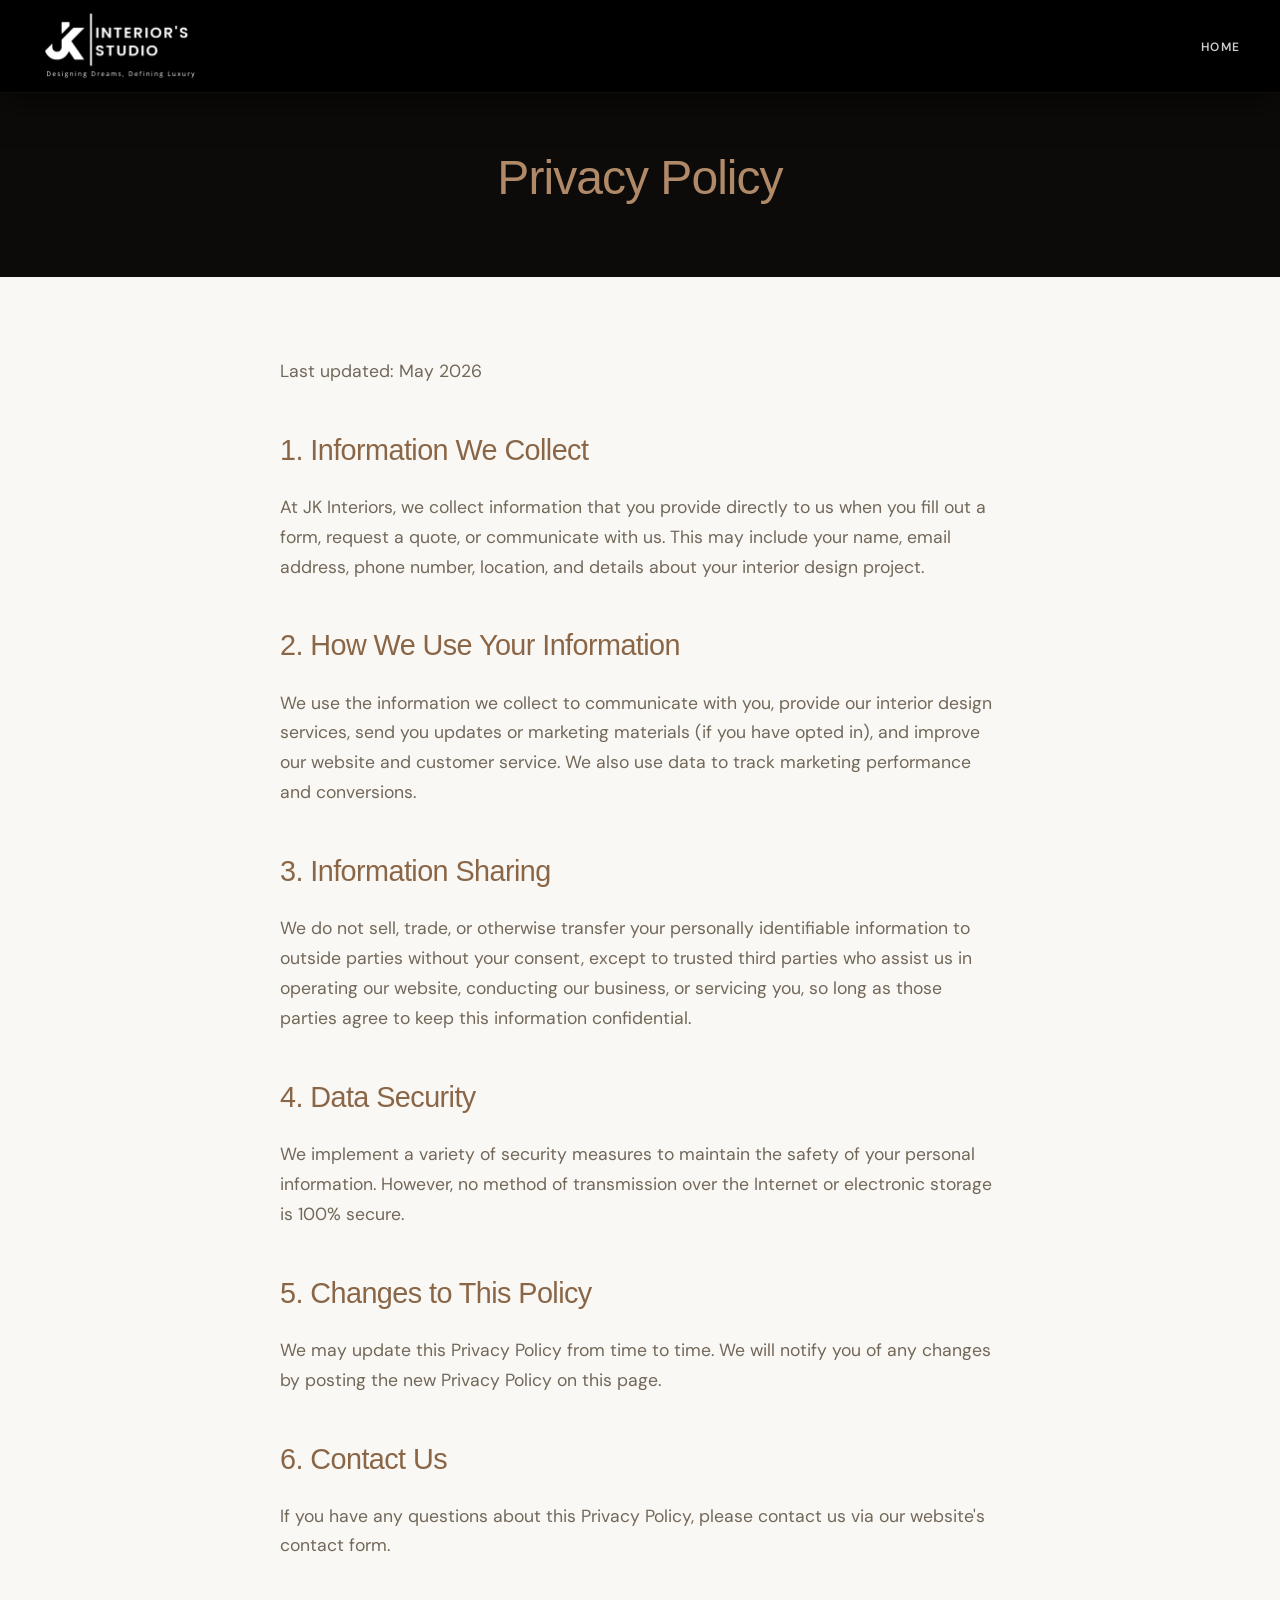
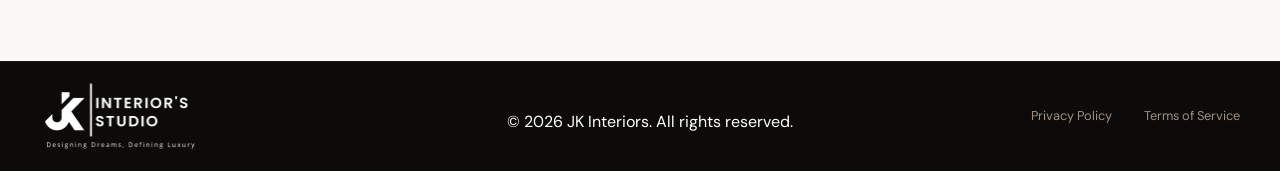
<file: jk-interiors-lp/privacy-policy.html>
<!DOCTYPE html>
<html lang="en">

<head>
    <meta charset="UTF-8">
    <meta name="viewport" content="width=device-width, initial-scale=1.0">
    <title>Privacy Policy — JK Interiors</title>

    <!-- Fonts -->
    <link rel="preconnect" href="https://fonts.googleapis.com">
    <link rel="preconnect" href="https://fonts.gstatic.com" crossorigin>
    <link href="https://fonts.googleapis.com/css2?family=Google+Sans:wght@400;500;700&family=DM+Sans:ital,opsz,wght@0,9..40,100..1000;1,9..40,100..1000&display=swap" rel="stylesheet">

    <!-- Styles -->
    <link rel="stylesheet" href="style.css">
    
    <style>
        body {
            background: var(--warm-white);
            color: var(--text-main);
        }
        .page-header {
            background: var(--dark);
            padding: 140px 0 60px;
            text-align: center;
            color: white;
        }
        .page-header h1 {
            font-size: 3rem;
            color: var(--accent);
        }
        .content-section {
            padding: 80px 0;
            max-width: 800px;
            margin: 0 auto;
        }
        .content-section h2 {
            font-size: 1.8rem;
            margin-top: 40px;
            margin-bottom: 20px;
            color: var(--accent-deep);
        }
        .content-section p {
            margin-bottom: 20px;
            font-size: 1.1rem;
            line-height: 1.7;
            color: var(--text-muted);
        }
    </style>
</head>

<body>
    <!-- Navbar -->
    <nav id="navbar" class="scrolled">
        <div class="container">
            <div class="logo">
                <a href="index.html">
                    <img src="images/jk-interior-logo.png" alt="JK Interiors Logo">
                </a>
            </div>
            <ul class="nav-links">
                <li><a href="index.html">Home</a></li>
            </ul>
        </div>
    </nav>

    <div class="page-header">
        <div class="container">
            <h1>Privacy Policy</h1>
        </div>
    </div>

    <section class="content-section">
        <div class="container" style="max-width: 800px;">
            <p>Last updated: May 2026</p>
            
            <h2>1. Information We Collect</h2>
            <p>At JK Interiors, we collect information that you provide directly to us when you fill out a form, request a quote, or communicate with us. This may include your name, email address, phone number, location, and details about your interior design project.</p>

            <h2>2. How We Use Your Information</h2>
            <p>We use the information we collect to communicate with you, provide our interior design services, send you updates or marketing materials (if you have opted in), and improve our website and customer service. We also use data to track marketing performance and conversions.</p>

            <h2>3. Information Sharing</h2>
            <p>We do not sell, trade, or otherwise transfer your personally identifiable information to outside parties without your consent, except to trusted third parties who assist us in operating our website, conducting our business, or servicing you, so long as those parties agree to keep this information confidential.</p>

            <h2>4. Data Security</h2>
            <p>We implement a variety of security measures to maintain the safety of your personal information. However, no method of transmission over the Internet or electronic storage is 100% secure.</p>

            <h2>5. Changes to This Policy</h2>
            <p>We may update this Privacy Policy from time to time. We will notify you of any changes by posting the new Privacy Policy on this page.</p>

            <h2>6. Contact Us</h2>
            <p>If you have any questions about this Privacy Policy, please contact us via our website's contact form.</p>
        </div>
    </section>

    <!-- Footer -->
    <footer id="footer">
        <div class="container">
            <div class="logo">
                <img src="images/jk-interior-logo.png" alt="Logo">
            </div>
            <p class="copyright">&copy; 2026 JK Interiors. All rights reserved.</p>
            <div class="footer-links">
                <a href="privacy-policy.html">Privacy Policy</a>
                <a href="#">Terms of Service</a>
            </div>
        </div>
    </footer>
</body>
</html>
</file>
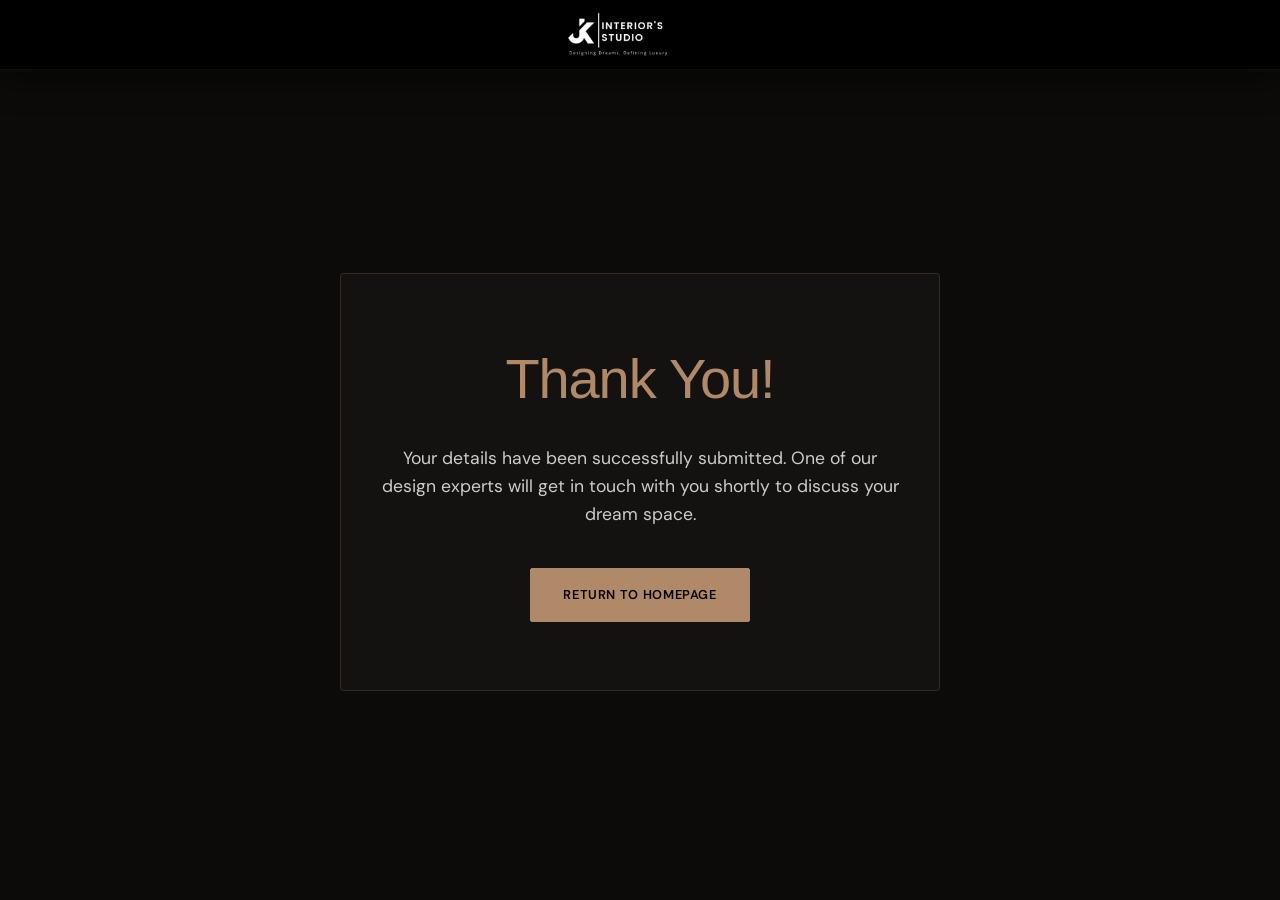
<file: jk-interiors-lp/thank-you.html>
<!DOCTYPE html>
<html lang="en">

<head>
    <!-- Google Tag Manager -->
    <script>(function(w,d,s,l,i){w[l]=w[l]||[];w[l].push({'gtm.start':
    new Date().getTime(),event:'gtm.js'});var f=d.getElementsByTagName(s)[0],
    j=d.createElement(s),dl=l!='dataLayer'?'&l='+l:'';j.async=true;j.src=
    'https://www.googletagmanager.com/gtm.js?id='+i+dl;f.parentNode.insertBefore(j,f);
    })(window,document,'script','dataLayer','GTM-XXXXXXX');</script>
    <!-- End Google Tag Manager -->
    
    <!-- Enhanced Conversions Tracking -->
    <script>
        document.addEventListener('DOMContentLoaded', function() {
            var email = sessionStorage.getItem('submittedEmail');
            if (email) {
                window.dataLayer = window.dataLayer || [];
                window.dataLayer.push({
                    'event': 'lead_conversion',
                    'enhanced_conversion_data': {
                        'email': email
                    }
                });
                // Optional: clear the email after pushing if you don't want it to persist
                // sessionStorage.removeItem('submittedEmail');
            }
        });
    </script>
    
    <meta charset="UTF-8">
    <meta name="viewport" content="width=device-width, initial-scale=1.0">
    <title>Thank You — JK Interiors</title>
    <meta name="description" content="Thank you for reaching out to JK Interiors.">

    <!-- Fonts -->
    <link rel="preconnect" href="https://fonts.googleapis.com">
    <link rel="preconnect" href="https://fonts.gstatic.com" crossorigin>
    <link href="https://fonts.googleapis.com/css2?family=Google+Sans:wght@400;500;700&family=DM+Sans:ital,opsz,wght@0,9..40,100..1000;1,9..40,100..1000&display=swap" rel="stylesheet">

    <!-- Styles -->
    <link rel="stylesheet" href="style.css">
    
    <style>
        .thank-you-section {
            min-height: 100vh;
            display: flex;
            align-items: center;
            justify-content: center;
            text-align: center;
            background: var(--dark);
            color: white;
            padding: 20px;
        }
        .thank-you-box {
            max-width: 600px;
            background: rgba(255, 255, 255, 0.03);
            border: 1px solid rgba(176, 137, 104, 0.2);
            padding: 60px 40px;
            border-radius: 4px;
        }
        .thank-you-box h1 {
            font-size: 3.5rem;
            margin-bottom: 20px;
            color: var(--accent);
        }
        .thank-you-box p {
            font-size: 1.1rem;
            color: #ccc;
            margin-bottom: 40px;
            line-height: 1.6;
        }
    </style>
</head>

<body>
    <!-- Google Tag Manager (noscript) -->
    <noscript><iframe src="https://www.googletagmanager.com/ns.html?id=GTM-XXXXXXX"
    height="0" width="0" style="display:none;visibility:hidden"></iframe></noscript>
    <!-- End Google Tag Manager (noscript) -->

    <!-- Navbar -->
    <nav id="navbar" class="scrolled">
        <div class="container" style="justify-content: center;">
            <div class="logo">
                <a href="index.html">
                    <img src="images/jk-interior-logo.png" alt="JK Interiors Logo" style="max-width: 150px;">
                </a>
            </div>
        </div>
    </nav>

    <section class="thank-you-section">
        <div class="thank-you-box reveal">
            <h1>Thank You!</h1>
            <p>Your details have been successfully submitted. One of our design experts will get in touch with you shortly to discuss your dream space.</p>
            <a href="index.html" class="btn btn-primary">Return to Homepage</a>
        </div>
    </section>

    <script>
        // Simple reveal animation trigger
        setTimeout(() => {
            document.querySelectorAll('.reveal').forEach(el => el.classList.add('in-view'));
        }, 100);
    </script>
</body>
</html>
</file>
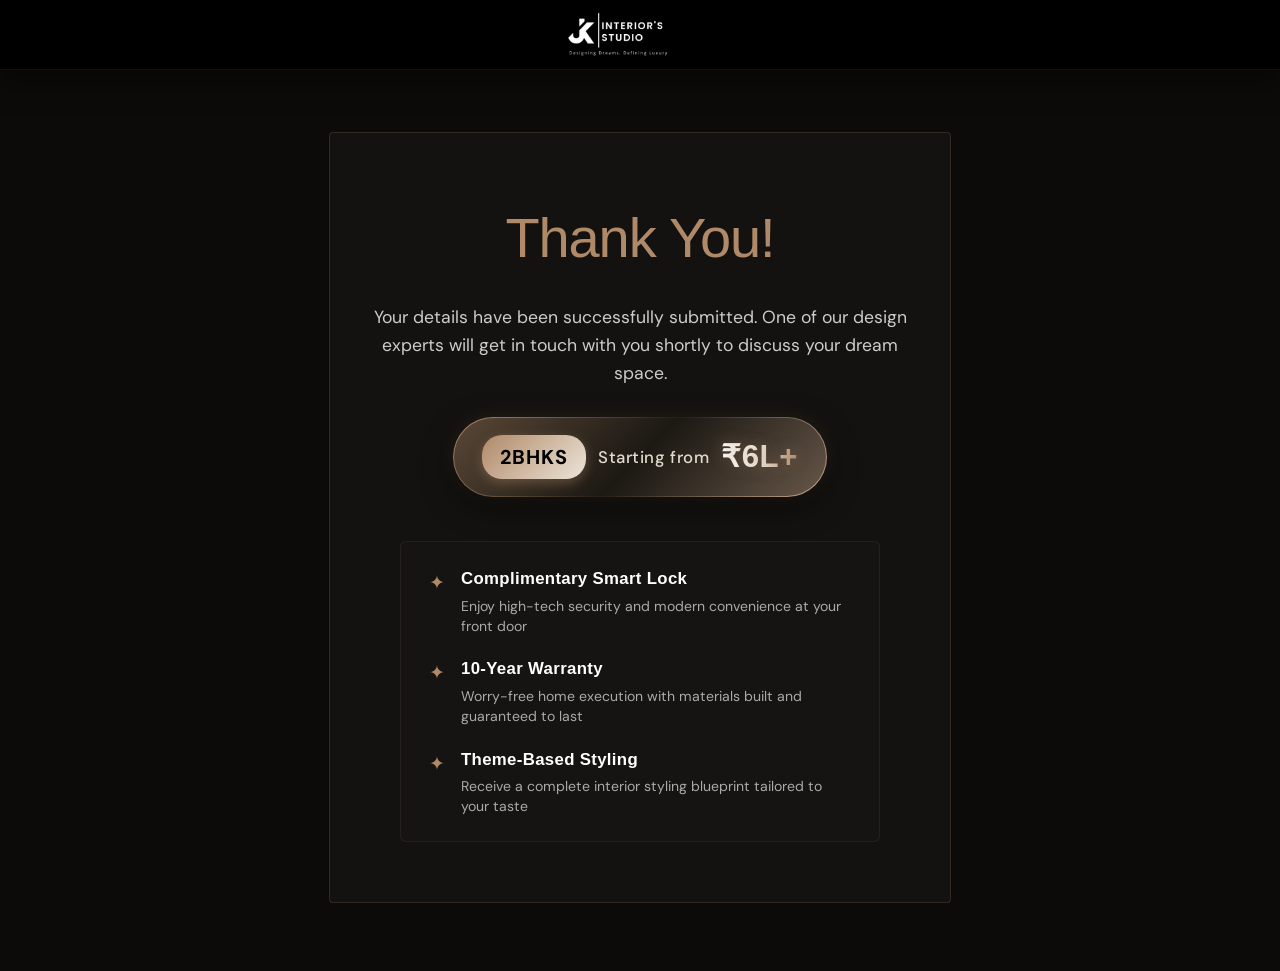
<file: dm-jkinteriors-lp-new/jk-interiors-lp/thank-you.html>
<!DOCTYPE html>
<html lang="en">

<head>
    <!-- Google Tag Manager -->
    <script>
    (function(w,d,s,l,i){w[l]=w[l]||[];w[l].push({'gtm.start':
        new Date().getTime(),event:'gtm.js'});var f=d.getElementsByTagName(s)[0],
        j=d.createElement(s),dl=l!='dataLayer'?'&l='+l:'';j.async=true;j.src=
        'https://www.googletagmanager.com/gtm.js?id='+i+dl;f.parentNode.insertBefore(j,f);
        })(window,document,'script','dataLayer','GTM-TPCFLSZM');
    </script>
    <!-- End Google Tag Manager -->
    
    <!-- Enhanced Conversions Tracking -->
    <script>
        document.addEventListener('DOMContentLoaded', function() {
            var email = sessionStorage.getItem('submittedEmail');
            if (email) {
                window.dataLayer = window.dataLayer || [];
                window.dataLayer.push({
                    'event': 'lead_conversion',
                    'enhanced_conversion_data': {
                        'email': email
                    }
                });
                // Optional: clear the email after pushing if you don't want it to persist
                // sessionStorage.removeItem('submittedEmail');
            }
        });
    </script>
    
    <meta charset="UTF-8">
    <meta name="viewport" content="width=device-width, initial-scale=1.0">
    <title>Thank You — JK Interiors</title>
    <meta name="description" content="Thank you for reaching out to JK Interiors.">

    <!-- Fonts -->
    <link rel="preconnect" href="https://fonts.googleapis.com">
    <link rel="preconnect" href="https://fonts.gstatic.com" crossorigin>
    <link href="https://fonts.googleapis.com/css2?family=Google+Sans:wght@400;500;700&family=DM+Sans:ital,opsz,wght@0,9..40,100..1000;1,9..40,100..1000&display=swap" rel="stylesheet">

    <!-- Styles -->
    <link rel="stylesheet" href="style.css">
    
    <style>
        .thank-you-section {
            min-height: 100vh;
            display: flex;
            align-items: center;
            justify-content: center;
            text-align: center;
            background: var(--dark);
            color: white;
            padding: 100px 20px;
        }
        .thank-you-box {
            max-width: 650px;
            background: rgba(255, 255, 255, 0.03);
            border: 1px solid rgba(176, 137, 104, 0.2);
            padding: 60px 40px;
            border-radius: 4px;
            display: flex;
            flex-direction: column;
            align-items: center;
        }
        .thank-you-box h1 {
            font-size: 3.5rem;
            margin-bottom: 20px;
            color: var(--accent);
        }
        .thank-you-box p {
            font-size: 1.1rem;
            color: #ccc;
            margin-bottom: 30px;
            line-height: 1.6;
            max-width: 540px;
        }
        
        /* Highlight Features list */
        .thank-you-highlights {
            display: flex;
            flex-direction: column;
            gap: 20px;
            text-align: left;
            margin-top: 20px;
            width: 100%;
            max-width: 480px;
            background: rgba(255, 255, 255, 0.01);
            border: 1px solid rgba(176, 137, 104, 0.1);
            padding: 24px 28px;
            border-radius: 6px;
        }
        .ty-highlight-item {
            display: flex;
            align-items: flex-start;
            gap: 16px;
        }
        .ty-icon {
            color: var(--accent);
            font-size: 1.2rem;
            margin-top: 2px;
            animation: breathe 3s infinite ease-in-out;
        }
        .ty-text {
            display: flex;
            flex-direction: column;
            gap: 4px;
        }
        .ty-text strong {
            color: #fff;
            font-size: 1.05rem;
            font-family: var(--serif);
            letter-spacing: 0.02em;
        }
        .ty-text span {
            color: #aaa;
            font-size: 0.88rem;
            font-family: var(--sans);
            line-height: 1.4;
        }
        @keyframes breathe {
            0%, 100% { opacity: 0.7; transform: scale(1); }
            50% { opacity: 1; transform: scale(1.15); }
        }

        @media (max-width: 768px) {
            .thank-you-box {
                padding: 40px 20px;
            }
            .thank-you-box h1 {
                font-size: 2.8rem;
            }
            .thank-you-highlights {
                padding: 20px;
            }
        }
    </style>
</head>

<body>
    <!-- Google Tag Manager (noscript) -->
        <noscript><iframe src="https://www.googletagmanager.com/ns.html?id=GTM-TPCFLSZM" height="0" width="0"
            style="display:none;visibility:hidden"></iframe></noscript>
    <!-- End Google Tag Manager (noscript) -->

    <!-- Navbar -->
    <nav id="navbar" class="scrolled">
        <div class="container" style="justify-content: center;">
            <div class="logo">
                <a href="index.html">
                    <img src="images/jk-interior-logo.png" alt="JK Interiors Logo" style="max-width: 150px;">
                </a>
            </div>
        </div>
    </nav>

    <section class="thank-you-section">
        <div class="thank-you-box reveal">
            <h1>Thank You!</h1>
            <p>Your details have been successfully submitted. One of our design experts will get in touch with you shortly to discuss your dream space.</p>
            
            <!-- Animated Price Capsule -->
            <div class="price-highlight" style="margin-bottom: 24px;">
                <div class="price-tag-pulse">
                    <span class="price-highlight-text">
                        <strong class="highlight-term">2BHKs</strong> 
                        <span class="price-middle-text">Starting from</span> 
                        <strong class="highlight-price">₹6L+</strong>
                    </span>
                </div>
            </div>

            <!-- Highlight Points -->
            <div class="thank-you-highlights">
                <div class="ty-highlight-item">
                    <span class="ty-icon">✦</span>
                    <div class="ty-text">
                        <strong>Complimentary Smart Lock</strong>
                        <span>Enjoy high-tech security and modern convenience at your front door</span>
                    </div>
                </div>
                <div class="ty-highlight-item">
                    <span class="ty-icon">✦</span>
                    <div class="ty-text">
                        <strong>10-Year Warranty</strong>
                        <span>Worry-free home execution with materials built and guaranteed to last</span>
                    </div>
                </div>
                <div class="ty-highlight-item">
                    <span class="ty-icon">✦</span>
                    <div class="ty-text">
                        <strong>Theme-Based Styling</strong>
                        <span>Receive a complete interior styling blueprint tailored to your taste</span>
                    </div>
                </div>
            </div>
        </div>
    </section>

    <script>
        // Simple reveal animation trigger
        setTimeout(() => {
            document.querySelectorAll('.reveal').forEach(el => el.classList.add('in-view'));
        }, 100);
    </script>
</body>
</html>
</file>
<file: jk-interiors-lp/style.css>
:root {
  /* Brand Colors */
  --accent: #b08968;
  /* Primary brand color */
  --accent-light: #ccab90;
  /* Hover states */
  --accent-pale: #f0e6da;
  /* Pill/badge fills */
  --accent-deep: #8a6647;
  /* Text on pale */

  /* Neutrals */
  --dark: #0c0b09;
  /* Hero background, deepest dark */
  --dark-2: #161410;
  /* Process section background */
  --dark-3: #1e1c17;
  /* Works section background */

  --warm-white: #faf8f4;
  /* About, Testimonials section bg */
  --warm-gray: #ece5d9;
  /* Why Choose Us section bg */

  --text-main: #1a1814;
  --text-muted: #72685a;
  --text-faint: #a09080;

  /* Fonts */
  --serif: 'Google Sans', sans-serif;
  --sans: 'DM Sans', sans-serif;
  --body: 'DM Sans', sans-serif;

  /* Spacing */
  --section-padding: 100px 0;
  --container-width: 1200px;
}

/* Reset & Base */
* {
  margin: 0;
  padding: 0;
  box-sizing: border-box;
}

body {
  font-family: var(--body);
  font-weight: 400;
  color: var(--text-main);
  background-color: var(--warm-white);
  line-height: 1.6;
  overflow-x: hidden;
}

h1,
h2,
h3,
h4,
.serif {
  font-family: var(--serif);
  font-weight: 500;
  letter-spacing: -0.02em;
}

a {
  text-decoration: none;
  color: inherit;
  transition: 0.3s ease;
}

ul {
  list-style: none;
}

img {
  max-width: 100%;
  display: block;
}

.container {
  max-width: 1400px;
  margin: 0 auto;
  padding: 0 40px;
}

section {
  padding: var(--section-padding);
}

/* Custom Cursor Disabled */
#cursor,
#cursor-ring {
  display: none;
}

/* Scroll Reveal */
.reveal {
  opacity: 1;
  /* Default to visible for resilience */
  transform: translateY(32px);
  transition: opacity 0.8s cubic-bezier(0.22, 1, 0.36, 1),
    transform 0.8s cubic-bezier(0.22, 1, 0.36, 1);
}

/* If JS is active, we start them as hidden */
body.js-enabled .reveal {
  opacity: 0;
}

body.js-enabled .reveal.in-view {
  opacity: 1;
  transform: none;
}

.reveal-delay-1 {
  transition-delay: 0.1s;
}

.reveal-delay-2 {
  transition-delay: 0.2s;
}

.reveal-delay-3 {
  transition-delay: 0.3s;
}

.reveal-delay-4 {
  transition-delay: 0.4s;
}

/* Components */
.eyebrow {
  font-size: 0.8rem;
  letter-spacing: 0.2em;
  text-transform: uppercase;
  color: var(--accent);
  display: flex;
  font-weight: 600;
  align-items: center;
  gap: 12px;
  margin-bottom: 1rem;
}

.eyebrow::before {
  content: '';
  width: 40px;
  height: 1px;
  background: var(--accent);
}

.btn {
  display: inline-block;
  padding: 16px 32px;
  font-family: var(--sans);
  font-weight: 500;
  letter-spacing: 0.05em;
  text-transform: uppercase;
  font-size: 0.8rem;
  border: 1px solid var(--accent);
  border-radius: 2px;
  position: relative;
  overflow: hidden;
  z-index: 1;
  transition: color 0.35s ease;
}

.btn-primary {
  background: var(--accent);
  color: rgb(0, 0, 0);
  font-weight: 600;
}

.btn-primary::before {
  content: '';
  position: absolute;
  inset: 0;
  background: var(--dark);
  transform: translateX(-101%);
  transition: transform 0.35s cubic-bezier(0.22, 1, 0.36, 1);
  z-index: -1;
}

.btn-primary:hover::before {
  transform: translateX(0);
}

.btn-primary:hover {
  color: var(--accent);
}

.btn-outline {
  background: transparent;
  color: #fff;
}

.btn-outline:hover {
  background: var(--accent);
  color: white;
}

/* Navbar */
#navbar {
  position: fixed;
  top: 0;
  left: 0;
  width: 100%;
  padding: 10px 0;
  z-index: 1001;
  transition: 0.4s cubic-bezier(0.22, 1, 0.36, 1);
  background: #000;
  /* Solid black header as requested */
  border-bottom: 1px solid rgba(176, 137, 104, 0.1);
}

#navbar.scrolled {
  padding: 12px 0;
  background: #000;
  box-shadow: 0 10px 30px rgba(0, 0, 0, 0.5);
}

#navbar .container {
  display: flex;
  justify-content: space-between;
  align-items: center;
  max-width: 1400px;
}

.logo {
  font-size: 1.8rem;
  font-weight: 500;
  letter-spacing: -0.01em;
  max-width: 19%;
}

.logo img {
  width: 71%;
}

.logo .jk {
  color: var(--accent);
}

.logo .interiors {
  color: white;
  font-weight: 300;
}

.nav-links {
  display: flex;
  gap: 32px;
  align-items: center;
}

.nav-links a {
  color: #fff;
  font-size: 0.75rem;
  font-weight: 600;
  text-transform: uppercase;
  letter-spacing: 0.1em;
  opacity: 0.8;
}

.nav-links a:hover,
.nav-links a.active {
  opacity: 1;
  color: #fff;
}

.nav-links .btn-quote {
  background: var(--accent);
  color: #ffffff;
  padding: 12px 24px;
  border: none;
  font-weight: 700;
  opacity: 1;
  transition: 0.3s;
}

.nav-links .btn-quote:hover {
  background: white;
  color: black;
}

/* VR Strip Marquee */
#vr-strip {
  background: var(--accent);
  padding: 12px 0;
  color: #000;
  z-index: 999;
  position: relative;
  margin-top: 92px;
  overflow: hidden;
}

.marquee-wrapper {
  width: 100%;
  overflow: hidden;
  display: flex;
}

.marquee-content {
  display: flex;
  white-space: nowrap;
  animation: marquee 25s linear infinite;
}

.marquee-group {
  display: flex;
  align-items: center;
  gap: 12px;
  padding-right: 50px;
  font-size: 0.8rem;
  font-weight: 600;
  letter-spacing: 0.02em;
}

@keyframes marquee {
  0% {
    transform: translateX(0);
  }

  100% {
    transform: translateX(-50%);
  }
}

@media (max-width: 600px) {
  .logo {
    max-width: 55%;
  }

  .logo img {
    width: 75%;
  }

  #vr-strip {
    margin-top: 78px;
  }

  .marquee-group {
    font-size: 0.75rem;
  }
}

.pulse-dot {
  width: 6px;
  height: 6px;
  background: #000;
  border-radius: 50%;
  animation: pulse 2s infinite;
}

@keyframes pulse {
  0% {
    transform: scale(0.95);
    box-shadow: 0 0 0 0 rgba(0, 0, 0, 0.7);
  }

  70% {
    transform: scale(1);
    box-shadow: 0 0 0 10px rgba(0, 0, 0, 0);
  }

  100% {
    transform: scale(0.95);
    box-shadow: 0 0 0 0 rgba(0, 0, 0, 0);
  }
}

/* Hero Section */
#hero {
  min-height: 100vh;
  background: var(--dark);
  padding: 0;
  display: grid;
  grid-template-columns: repeat(2, 1fr);
  position: relative;
  overflow: hidden;
}

.hero-left {
  padding: 140px 8% 80px 10%;
  display: flex;
  flex-direction: column;
  justify-content: center;
  position: relative;
  z-index: 2;
}

.ghost-text {
  position: absolute;
  bottom: 0;
  left: -20px;
  font-family: var(--serif);
  font-size: 22rem;
  color: var(--accent);
  opacity: 0.04;
  line-height: 0.8;
  pointer-events: none;
}

.hero-left h1 {
  font-size: clamp(3rem, 5vw, 4.5rem);
  color: white;
  line-height: 1.1;
  margin-bottom: 24px;
}

.hero-left h1 span {
  color: var(--accent-light);
  font-style: italic;
}

.hero-desc {
  color: #fff;
  font-size: 1.1rem;
  max-width: 500px;
  margin-bottom: 40px;
}

.hero-stats {
  display: grid;
  grid-template-columns: repeat(3, 1fr);
  border: 1px solid rgba(176, 137, 104, 0.1);
  margin-bottom: 48px;
  background: rgba(255, 255, 255, 0.02);
}

.stat-item {
  padding: 27px 24px;
  text-align: center;
  border-right: 1px solid rgba(176, 137, 104, 0.1);
}

.stat-item:last-child {
  border-right: none;
}

.stat-num {
  display: block;
  font-family: var(--serif);
  font-size: 2.5rem;
  color: var(--accent);
  margin-bottom: 8px;
  font-weight: 400;
}

.stat-label {
  font-size: 0.7rem;
  text-transform: uppercase;
  color: #fff;
  letter-spacing: 0.15em;
  font-weight: 500;
}

.hero-ctas {
  display: flex;
  align-items: center;
  gap: 32px;
}

.view-work {
  color: white;
  display: flex;
  align-items: center;
  gap: 12px;
  font-weight: 400;
}

.view-work svg {
  transition: transform 0.3s ease;
}

.view-work:hover svg {
  transform: translateX(8px);
}

.hero-right {
  position: relative;
  background: url('images/banner-image.jpg') center/cover no-repeat;
}

.hero-right::after {
  content: '';
  position: absolute;
  inset: 0;
  background: linear-gradient(to right, var(--dark), transparent);
}

.trusted-badge {
  position: absolute;
  bottom: 40px;
  right: 40px;
  background: var(--dark-2);
  border: 1px solid var(--accent);
  padding: 20px 32px;
  z-index: 2;
  color: white;
  font-size: 0.85rem;
}

.trusted-badge span {
  display: block;
  color: var(--accent);
  font-weight: 500;
  margin-bottom: 4px;
}

/* About Section */
#about {
  background: var(--warm-white);
  padding: 80px 0 100px;
}

.about-grid {
  display: grid;
  grid-template-columns: repeat(2, 1fr);
  gap: 100px;
  align-items: center;
}

.about-img-wrapper {
  position: relative;
  padding-right: 40px;
}

.about-img {
  height: 600px;
  width: 100%;
  object-fit: cover;
  position: relative;
  z-index: 2;
}

.img-frame {
  position: absolute;
  bottom: -40px;
  right: 0;
  width: 80%;
  height: 80%;
  border: 1px solid var(--accent);
  z-index: 1;
}

.projects-badge {
  position: absolute;
  top: 40px;
  left: -20px;
  background: var(--accent);
  color: #ffffff;
  padding: 24px;
  z-index: 3;
  text-align: center;
  font-family: var(--serif);
  min-width: 140px;
  box-shadow: 0 10px 30px rgba(0, 0, 0, 0.1);
}

.projects-badge strong {
  display: block;
  font-size: 2rem;
  font-weight: 700;
  margin-bottom: 4px;
}

.projects-badge {
  font-size: 0.7rem;
  font-weight: 700;
  letter-spacing: 0.05em;
}

.about-content h2 {
  font-size: clamp(2.5rem, 4vw, 3.5rem);
  margin-bottom: 32px;
  line-height: 1.1;
}

.about-content h2 span {
  font-style: italic;
  font-weight: 300;
  color: var(--accent);
}

.divider {
  width: 60px;
  height: 1px;
  background: var(--accent);
  margin-bottom: 40px;
}

.about-text p {
  margin-bottom: 24px;
  color: var(--text-muted);
  font-size: 1.1rem;
  max-width: 540px;
}

.feature-pills {
  display: flex;
  flex-wrap: wrap;
  gap: 16px;
  margin-top: 48px;
}

.pill {
  background: var(--accent-pale);
  border: 1px solid rgba(176, 137, 104, 0.2);
  padding: 10px 20px;
  font-size: 0.85rem;
  color: var(--text-main);
  font-weight: 600;
  border-radius: 100px;
}

/* Process Section Advanced */
#process {
  background: var(--dark-2);
  color: white;
  padding: 120px 0;
  overflow: hidden;
}

.section-header h2 {
  font-size: clamp(2.5rem, 4vw, 3.5rem);
  margin-bottom: 32px;
  line-height: 1.1;
  text-align: center;
}

.section-header .justify-content-center {
  display: flex;
  justify-content: center;
}

.section-header h2 span {
  font-style: italic;
  font-weight: 300;
  color: var(--accent);
}

.process-advanced {
  position: relative;
  max-width: 1000px;
  margin: 0 auto;
  padding: 20px 0;
}

.process-line {
  position: absolute;
  top: 0;
  bottom: 0;
  left: 50%;
  width: 2px;
  background: linear-gradient(to bottom, transparent, var(--accent), transparent);
  transform: translateX(-50%);
  opacity: 0.6;
}

.process-item {
  display: flex;
  justify-content: flex-end;
  padding-right: 50%;
  position: relative;
  margin-bottom: 40px;
}

.process-item:last-child {
  margin-bottom: 0;
}

.process-item:nth-child(even) {
  justify-content: flex-start;
  padding-right: 0;
  padding-left: 50%;
}

.process-marker {
  position: absolute;
  top: 0;
  left: 50%;
  transform: translateX(-50%);
  width: 48px;
  height: 48px;
  background: var(--accent);
  color: #fff;
  font-family: var(--serif);
  font-size: 1.1rem;
  font-weight: 700;
  display: flex;
  align-items: center;
  justify-content: center;
  border-radius: 50%;
  z-index: 5;
  box-shadow: 0 0 0 8px var(--dark-2);
}

.process-box {
  background: rgba(255, 255, 255, 0.03);
  border: 1px solid rgba(176, 137, 104, 0.1);
  border-radius: 8px;
  padding: 30px;
  width: 90%;
  transition: 0.4s ease;
  position: relative;
}

.process-item:nth-child(odd) .process-box {
  margin-right: 60px;
  text-align: right;
}

.process-item:nth-child(even) .process-box {
  margin-left: 60px;
  text-align: left;
}

.process-box:hover {
  background: rgba(255, 255, 255, 0.06);
  border-color: var(--accent);
}

.process-box h3 {
  font-size: 1.5rem;
  margin-bottom: 16px;
  color: var(--accent);
}

.process-box p {
  color: #fff;
  line-height: 1.7;
}

.process-box .step-icon {
  margin-bottom: 24px;
  display: inline-block;
  color: var(--accent);
}

@media (max-width: 768px) {
  .process-line {
    left: 24px;
    transform: none;
  }

  .hero-ctas {
    flex-direction: column;
  }

  .process-item {
    justify-content: flex-start;
    padding-left: 60px;
    padding-right: 0;
    margin-bottom: 32px;
  }

  .process-item:nth-child(even) {
    padding-left: 60px;
  }

  .process-marker {
    left: 24px;
    transform: translateX(-50%);
    width: 32px;
    height: 32px;
    font-size: 0.85rem;
    box-shadow: 0 0 0 6px var(--dark-2);
  }

  .process-item:nth-child(odd) .process-box {
    margin-right: 0;
    text-align: left;
  }

  .process-item:nth-child(even) .process-box {
    margin-left: 0;
    text-align: left;
  }

  .process-box {
    width: 100%;
    padding: 24px;
    background: rgba(255, 255, 255, 0.05);
    border: none;
    border: 1px solid rgba(176, 137, 104, 0.1);
    border-radius: 4px;
    box-shadow: 0 4px 12px rgba(0, 0, 0, 0.2);
  }
}

/* Why Section */
#why {
  background: var(--warm-gray);
  padding: 70px 0;
}

.why-layout {
  display: grid;
  grid-template-columns: 360px 1fr;
  gap: 80px;
  max-width: 1400px;
  margin: 0 auto;
}

.why-sticky {
  position: sticky;
  top: 120px;
  height: fit-content;
}

.why-sticky h2 {
  font-size: clamp(2.5rem, 4vw, 3.5rem);
  margin-bottom: 24px;
  line-height: 1.1;
}

.why-sticky h2 span {
  font-style: italic;
  font-weight: 300;
  color: var(--accent);
}

.why-grid {
  display: grid;
  grid-template-columns: repeat(2, 1fr);
  gap: 24px;
}

.why-card {
  background: white;
  padding: 40px;
  border: 1px solid rgba(176, 137, 104, 0.1);
  border-radius: 2px;
  position: relative;
  transition: 0.4s cubic-bezier(0.22, 1, 0.36, 1);
}

.why-card::after {
  content: '';
  position: absolute;
  bottom: 0;
  left: 0;
  width: 100%;
  height: 3px;
  background: var(--accent);
  transform: scaleX(0);
  transition: transform 0.4s ease;
  transform-origin: left;
}

.why-card:hover {
  transform: translateY(-8px);
  box-shadow: 0 20px 50px rgba(0, 0, 0, 0.07);
}

.why-card:hover::after {
  transform: scaleX(1);
}

.card-icon {
  width: 48px;
  height: 48px;
  margin-bottom: 24px;
  color: var(--accent);
}

.card-title {
  font-size: 1.25rem;
  margin-bottom: 16px;
}

.card-desc {
  font-size: 1rem;
  color: var(--text-muted);
  margin-bottom: 24px;
}

.card-badge {
  display: inline-block;
  background: var(--accent-pale);
  color: var(--accent-deep);
  padding: 4px 12px;
  font-size: 0.75rem;
  font-weight: 600;
  text-transform: uppercase;
  letter-spacing: 0.05em;
}

/* Works Section */
#works {
  background: var(--dark-3);
  color: white;
}

.works-top {
  display: flex;
  justify-content: space-between;
  align-items: flex-end;
  margin-bottom: 60px;
}

.works-top h2 {
  font-size: 3rem;
  line-height: 1.3;
}

.works-top h2 span {
  font-style: italic;
  color: var(--accent);
}

.works-grid {
  display: grid;
  grid-template-columns: repeat(12, 1fr);
  grid-template-rows: 350px 300px;
  gap: 20px;
}

@media (max-width: 1100px) {
  .works-grid {
    grid-template-columns: repeat(2, 1fr);
    grid-template-rows: auto;
    gap: 16px;
  }

  .work-tile {
    grid-column: span 1 !important;
    height: 300px;
  }

  .tile-1 {
    grid-column: span 2 !important;
  }
}

@media (max-width: 600px) {
  .works-grid {
    grid-template-columns: 1fr;
  }

  .work-tile {
    grid-column: span 1 !important;
    height: 260px;
  }

  .works-top {
    flex-direction: column;
    align-items: start;
    gap: 20px;
  }
}

.work-tile {
  position: relative;
  overflow: hidden;
  border-radius: 2px;
}

.work-tile img {
  width: 100%;
  height: 100%;
  object-fit: cover;
  filter: brightness(0.68) saturate(0.75);
  transition: 0.6s cubic-bezier(0.22, 1, 0.36, 1);
}

.work-tile:hover img {
  filter: brightness(0.85);
  transform: scale(1.05);
}

.work-overlay {
  position: absolute;
  bottom: 0;
  left: 0;
  width: 100%;
  padding: 40px;
  background: linear-gradient(to top, rgba(0, 0, 0, 0.8), transparent);
  pointer-events: none;
}

.work-cat {
  font-size: 0.9rem;
  text-transform: uppercase;
  letter-spacing: 0.2em;
  color: var(--accent);
  margin-bottom: 8px;
  display: block;
  font-weight: 600;
}

.work-title {
  font-size: 1.5rem;
}

.tile-1 {
  grid-column: 1/8;
}

.tile-2 {
  grid-column: 8/13;
}

.tile-3 {
  grid-column: 1/5;
}

.tile-4 {
  grid-column: 5/9;
}

.tile-5 {
  grid-column: 9/13;
}

.popular-badge {
  position: absolute;
  top: 20px;
  left: 20px;
  background: var(--accent);
  padding: 6px 12px;
  font-size: 0.7rem;
  font-weight: 600;
  text-transform: uppercase;
  z-index: 2;
}

/* Testimonials */
#testimonials {
  background: var(--warm-white);
  padding: 70px 0;
}

.testimonials-grid {
  display: grid;
  grid-template-columns: repeat(3, 1fr);
  gap: 32px;
}

.testimonials-wrapper {
  position: relative;
  max-width: 1200px;
  margin: 0 auto;
}

.slider-controls {
  display: flex;
  justify-content: center;
  align-items: center;
  gap: 32px;
  margin-top: 48px;
  display: none;
}

.slider-arrow {
  background: transparent;
  border: 1px solid rgba(176, 137, 104, 0.4);
  color: var(--accent);
  width: 48px;
  height: 48px;
  border-radius: 50%;
  display: flex;
  align-items: center;
  justify-content: center;
  cursor: pointer;
  transition: 0.3s;
}

.slider-arrow:hover {
  background: var(--accent);
  color: white;
}

.slider-dots {
  display: flex;
  gap: 12px;
}

.dot {
  width: 8px;
  height: 8px;
  border-radius: 50%;
  background: rgba(176, 137, 104, 0.2);
  cursor: pointer;
  transition: 0.3s;
}

.dot.active {
  background: var(--accent);
  transform: scale(1.2);
}

@media (max-width: 768px) {
  .testimonials-grid {
    display: flex;
    overflow-x: auto;
    scroll-snap-type: x mandatory;
    gap: 20px;
    padding: 10px;
    scrollbar-width: none;
  }

  .test-card {
    min-width: 100%;
    scroll-snap-align: center;
  }

  .slider-controls {
    gap: 20px;
    display: flex;
  }
}

.test-card {
  background: white;
  padding: 48px;
  border: 1px solid rgba(176, 137, 104, 0.1);
  position: relative;
}

.quote-mark {
  position: absolute;
  top: 20px;
  right: 20px;
  font-family: var(--serif);
  font-size: 6rem;
  color: var(--accent-pale);
  line-height: 1;
}

.stars {
  color: var(--accent);
  margin-bottom: 24px;
  font-size: 0.9rem;
}

.test-text {
  font-style: italic;
  color: var(--text-muted);
  margin-bottom: 32px;
  font-size: 1rem;
}

.test-author {
  display: flex;
  align-items: center;
  gap: 16px;
}

.avatar {
  width: 48px;
  height: 48px;
  background: var(--accent);
  color: white;
  border-radius: 50%;
  display: flex;
  align-items: center;
  justify-content: center;
  font-weight: 600;
  font-size: 0.9rem;
}

.author-info h4 {
  font-size: 1rem;
  margin-bottom: 2px;
}

.author-info p {
  font-size: 0.75rem;
  color: var(--text-faint);
}

/* Contact Section */
#contact {
  padding: 50px 0px 80px;
}

.contact-layout {
  display: grid;
  grid-template-columns: 1fr 1fr;
  gap: 100px;
  align-items: center;
}

#contact::before {
  content: '';
  position: absolute;
  top: 0;
  left: 0;
  width: 50%;
  height: 100%;
  background: radial-gradient(circle at 20% 50%, rgba(176, 137, 104, 0.04), transparent);
  pointer-events: none;
}

.contact-info h2 {
  font-size: 3rem;
  margin-bottom: 32px;
  line-height: 1.3;
}

.contact-info h2 span {
  font-style: italic;
  color: var(--accent);
}

.contact-desc {
  color: var(--text-faint);
  margin-bottom: 48px;
}

.contact-list {
  display: flex;
  flex-direction: column;
  gap: 32px;
}

.contact-item {
  display: flex;
  align-items: flex-start;
  gap: 20px;
}

.item-icon {
  color: var(--accent);
  flex-shrink: 0;
}

.item-text strong {
  display: block;
  font-size: 0.8rem;
  text-transform: uppercase;
  letter-spacing: 0.1em;
  color: var(--accent);
  margin-bottom: 6px;
}

.contact-card {
  background: #ffffff;
  color: #000;
  padding: 60px;
  position: relative;
  box-shadow: 0 5px 10px rgba(0, 0, 0, 0.2);
  border: none;
}

.contact-card::before {
  content: '';
  position: absolute;
  top: 0;
  left: 0;
  width: 100%;
  height: 6px;
  background: var(--accent);
}

.form-header h3 {
  font-size: 2.2rem;
  margin-bottom: 12px;
  font-family: var(--serif);
  color: #000;
}

.form-header p {
  color: #555;
  font-size: 1rem;
  margin-bottom: 40px;
}

input,
select,
textarea {
  width: 100%;
  background: #f8f8f8;
  border: 1px solid #eee;
  padding: 18px 24px;
  color: #000;
  font-family: var(--body);
  font-size: 1rem;
  border-radius: 4px;
  margin-bottom: 20px;
  transition: all 0.3s ease;
}

input::placeholder,
textarea::placeholder {
  color: #999;
}

input:focus,
select:focus,
textarea:focus {
  outline: none;
  border-color: var(--accent);
  background: #fff;
  box-shadow: 0 10px 20px rgba(176, 137, 104, 0.05);
}

.btn-submit {
  background: var(--accent);
  color: #fff;
  font-weight: 700;
  border: none;
  padding: 20px;
  width: 100%;
  cursor: pointer;
  transition: 0.3s;
}

.btn-submit:hover {
  background: #000;
  color: #fff;
}

select option {
  background: var(--dark);
  color: white;
}

textarea {
  height: 120px;
  resize: none;
}

.btn-submit {
  width: 100%;
  cursor: pointer;
}

/* --- Form Layout & Grid --- */
.form-row {
  display: grid;
  grid-template-columns: 1fr 1fr;
  gap: 20px;
  margin-bottom: 20px;
}

.form-row>*:only-child {
  grid-column: 1 / -1;
}

.form-row input,
.form-row select,
.form-row textarea {
  margin-bottom: 0;
}

/* Mobile visibility for specific sections */
.mobile-only-section {
  display: none;
}

/* Footer */
#footer {
  background: var(--dark);
  padding: 20px 0;
  border-top: 1px solid rgba(176, 137, 104, 0.1);
  color: white;
}

#footer .container {
  display: flex;
  justify-content: space-between;
  align-items: center;
}

.copyright {
  font-size: 1rem;
  color: #fff;
  padding-top: 10px;
}

.footer-links {
  display: flex;
  gap: 32px;
}

.footer-links a {
  font-size: 0.8rem;
  color: var(--text-faint);
}

.footer-links a:hover {
  color: var(--accent);
}

@media (max-width: 1200px) {
  .about-grid {
    gap: 40px;
  }

  .contact-layout {
    gap: 40px;
  }
}

@media (max-width: 1024px) {
  section {
    padding: 80px 0;
  }

  .container {
    padding: 0 24px;
  }

  #hero {
    grid-template-columns: 1fr;
  }

  .hero-right {
    display: block;
    height: 400px;
    order: 2;
  }

  #hero .hero-left {
    padding: 50px 20px 80px;
    text-align: center;
    order: 1;
  }

  .about-grid {
    grid-template-columns: 1fr;
    gap: 20px;
  }

  .about-img-wrapper {
    order: 1;
    padding-right: 0;
    margin-bottom: 40px;
  }

  .about-img {
    height: 350px;
    border-radius: 4px;
  }

  .about-content {
    order: 2;
    text-align: center;
  }

  .about-content .eyebrow {
    justify-content: center;
  }

  .img-frame {
    width: 100%;
    height: 100%;
    right: -10px;
    bottom: -10px;
  }

  .projects-badge {
    left: 10px;
    top: -20px;
    padding: 16px;
    min-width: 120px;
  }

  .feature-pills {
    justify-content: center;
  }

  .why-layout {
    grid-template-columns: 1fr;
    gap: 15px;
  }

  .why-sticky {
    position: static;
    text-align: center;
    margin-bottom: 40px;
  }

  .why-grid {
    grid-template-columns: 1fr;
    gap: 20px;
  }

  .why-card {
    padding: 40px 24px;
  }

  .works-grid {
    grid-template-columns: 1fr;
    gap: 16px;
  }

  .work-tile {
    grid-column: span 1 !important;
    height: 300px;
  }

  .contact-layout {
    grid-template-columns: 1fr;
    gap: 60px;
  }

  .contact-info {
    text-align: center;
  }

  .contact-info .eyebrow {
    justify-content: center;
  }

  .contact-item {
    justify-content: center;
  }

  .contact-card {
    padding: 40px 24px;
  }
}

@media (max-width: 768px) {
  .mobile-only-section {
    display: block;
    padding: 40px 0 0 0;
  }

  .form-row {
    grid-template-columns: 1fr;
  }

  .process-track {
    grid-template-columns: repeat(2, 1fr);
  }

  .hero-stats {
    grid-template-columns: repeat(3, 1fr);
  }

  .stat-item {
    border-bottom: 1px solid rgba(176, 137, 104, 0.18);
    padding: 20px 15px;
  }

  .stat-num {
    font-size: 1.7rem;
  }

  .nav-links li {
    display: none;
  }

  .nav-links li:last-child {
    display: block;
  }

  .why-grid {
    grid-template-columns: 1fr;
  }

  .contact-card {
    padding: 40px 24px;
  }

  #footer .container {
    flex-direction: column;
    text-align: center;
  }

  .footer-links {
    margin-top: 15px;
  }

  .view-work {
    display: none;
  }

  #why .eyebrow {
    justify-content: center;
  }

}

@media (max-width: 480px) {
  .process-track {
    grid-template-columns: 1fr;
  }

  .about-content h2 {
    font-size: 2rem;
  }

  .hero-left h1 {
    font-size: 2.5rem;
  }

  .contact-item {
    justify-content: left;
  }

  .item-text strong {
    text-align: left;
  }
}

/* --- UI Additions --- */
/* Side Tab */
.side-tab {
  position: fixed;
  right: 0;
  top: 50%;
  transform: translateY(-50%);
  background: var(--accent);
  color: #ffffff;
  padding: 20px 9px;
  font-family: var(--sans);
  font-weight: 700;
  text-transform: uppercase;
  letter-spacing: 0.1em;
  font-size: 0.85rem;
  z-index: 1000;
  box-shadow: -4px 0 10px rgba(0, 0, 0, 0.1);
  writing-mode: vertical-rl;
  text-orientation: mixed;
  border-radius: 4px 0 0 4px;
}

.side-tab:hover {
  background: #000;
  color: white;
}

@media (max-width: 768px) {
  .side-tab {
    display: none;
  }
}

/* Sticky Bottom Bar */
.sticky-bottom-bar {
  display: none;
  position: fixed;
  bottom: 0;
  left: 0;
  width: 100%;
  background: #000;
  padding: 10px 20px;
  z-index: 1000;
  box-shadow: 0 -5px 15px rgba(0, 0, 0, 0.2);
  align-items: center;
  justify-content: space-between;
  border-top: 1px solid rgba(176, 137, 104, 0.2);
}

.sticky-logo img {
  height: 40px;
  width: auto;
}

.sticky-btn {
  padding: 9px 18px;
  font-size: 0.8rem;
  margin: 0;
}

@media (max-width: 768px) {
  .sticky-bottom-bar {
    display: flex;
  }

  body {
    padding-bottom: 60px;
    /* Space for the sticky bar */
  }
}
</file>
<file: dm-jkinteriors-lp-new/jk-interiors-lp/style.css>
:root {
  /* Brand Colors */
  --accent: #b08968;
  /* Primary brand color */
  --accent-light: #ccab90;
  /* Hover states */
  --accent-pale: #f0e6da;
  /* Pill/badge fills */
  --accent-deep: #8a6647;
  /* Text on pale */

  /* Neutrals */
  --dark: #0c0b09;
  /* Hero background, deepest dark */
  --dark-2: #161410;
  /* Process section background */
  --dark-3: #1e1c17;
  /* Works section background */

  --warm-white: #faf8f4;
  /* About, Testimonials section bg */
  --warm-gray: #ece5d9;
  /* Why Choose Us section bg */

  --text-main: #1a1814;
  --text-muted: #72685a;
  --text-faint: #a09080;

  /* Fonts */
  --serif: 'Google Sans', sans-serif;
  --sans: 'DM Sans', sans-serif;
  --body: 'DM Sans', sans-serif;

  /* Spacing */
  --section-padding: 100px 0;
  --container-width: 1200px;
}

/* Reset & Base */
* {
  margin: 0;
  padding: 0;
  box-sizing: border-box;
}

body {
  font-family: var(--body);
  font-weight: 400;
  color: var(--text-main);
  background-color: var(--warm-white);
  line-height: 1.6;
  overflow-x: hidden;
}

h1,
h2,
h3,
h4,
.serif {
  font-family: var(--serif);
  font-weight: 500;
  letter-spacing: -0.02em;
}

a {
  text-decoration: none;
  color: inherit;
  transition: 0.3s ease;
}

ul {
  list-style: none;
}

img {
  max-width: 100%;
  display: block;
}

.container {
  max-width: 1400px;
  margin: 0 auto;
  padding: 0 40px;
}

section {
  padding: var(--section-padding);
}

/* Custom Cursor Disabled */
#cursor,
#cursor-ring {
  display: none;
}

/* Scroll Reveal */
.reveal {
  opacity: 1;
  /* Default to visible for resilience */
  transform: translateY(32px);
  transition: opacity 0.8s cubic-bezier(0.22, 1, 0.36, 1),
    transform 0.8s cubic-bezier(0.22, 1, 0.36, 1);
}

/* If JS is active, we start them as hidden */
body.js-enabled .reveal {
  opacity: 0;
}

body.js-enabled .reveal.in-view {
  opacity: 1;
  transform: none;
}

.reveal-delay-1 {
  transition-delay: 0.1s;
}

.reveal-delay-2 {
  transition-delay: 0.2s;
}

.reveal-delay-3 {
  transition-delay: 0.3s;
}

.reveal-delay-4 {
  transition-delay: 0.4s;
}

/* Components */
.eyebrow {
  font-size: 0.8rem;
  letter-spacing: 0.2em;
  text-transform: uppercase;
  color: var(--accent);
  display: flex;
  font-weight: 600;
  align-items: center;
  gap: 12px;
  margin-bottom: 1rem;
}

.eyebrow::before {
  content: '';
  width: 40px;
  height: 1px;
  background: var(--accent);
}

.btn {
  display: inline-block;
  padding: 16px 32px;
  font-family: var(--sans);
  font-weight: 500;
  letter-spacing: 0.05em;
  text-transform: uppercase;
  font-size: 0.8rem;
  border: 1px solid var(--accent);
  border-radius: 2px;
  position: relative;
  overflow: hidden;
  z-index: 1;
  transition: color 0.35s ease;
}

.btn-primary {
  background: var(--accent);
  color: rgb(0, 0, 0);
  font-weight: 600;
}

.btn-primary::before {
  content: '';
  position: absolute;
  inset: 0;
  background: var(--dark);
  transform: translateX(-101%);
  transition: transform 0.35s cubic-bezier(0.22, 1, 0.36, 1);
  z-index: -1;
}

.btn-primary:hover::before {
  transform: translateX(0);
}

.btn-primary:hover {
  color: var(--accent);
}

.btn-outline {
  background: transparent;
  color: #fff;
}

.btn-outline:hover {
  background: var(--accent);
  color: white;
}

/* Navbar */
#navbar {
  position: fixed;
  top: 0;
  left: 0;
  width: 100%;
  padding: 10px 0;
  z-index: 1001;
  transition: 0.4s cubic-bezier(0.22, 1, 0.36, 1);
  background: #000;
  /* Solid black header as requested */
  border-bottom: 1px solid rgba(176, 137, 104, 0.1);
}

#navbar.scrolled {
  padding: 12px 0;
  background: #000;
  box-shadow: 0 10px 30px rgba(0, 0, 0, 0.5);
}

#navbar .container {
  display: flex;
  justify-content: space-between;
  align-items: center;
  max-width: 1400px;
}

.logo {
  font-size: 1.8rem;
  font-weight: 500;
  letter-spacing: -0.01em;
  max-width: 19%;
}

.logo img {
  width: 71%;
}

.logo .jk {
  color: var(--accent);
}

.logo .interiors {
  color: white;
  font-weight: 300;
}

.nav-links {
  display: flex;
  gap: 32px;
  align-items: center;
}

.nav-links a {
  color: #fff;
  font-size: 0.75rem;
  font-weight: 600;
  text-transform: uppercase;
  letter-spacing: 0.1em;
  opacity: 0.8;
}

.nav-links a:hover,
.nav-links a.active {
  opacity: 1;
  color: #fff;
}

.nav-links .btn-quote {
  background: var(--accent);
  color: #ffffff;
  padding: 12px 24px;
  border: none;
  font-weight: 700;
  opacity: 1;
  transition: 0.3s;
}

.nav-links .btn-quote:hover {
  background: white;
  color: black;
}

/* VR Strip Marquee */
#vr-strip {
  background: var(--accent);
  padding: 12px 0;
  color: #000;
  z-index: 999;
  position: relative;
  margin-top: 92px;
  overflow: hidden;
}

.marquee-wrapper {
  width: 100%;
  overflow: hidden;
  display: flex;
}

.marquee-content {
  display: flex;
  white-space: nowrap;
  animation: marquee 25s linear infinite;
}

.marquee-group {
  display: flex;
  align-items: center;
  gap: 12px;
  padding-right: 50px;
  font-size: 0.8rem;
  font-weight: 600;
  letter-spacing: 0.02em;
}

@keyframes marquee {
  0% {
    transform: translateX(0);
  }

  100% {
    transform: translateX(-50%);
  }
}

@media (max-width: 600px) {
  .logo {
    max-width: 55%;
  }

  .logo img {
    width: 75%;
  }

  #vr-strip {
    margin-top: 78px;
  }

  .marquee-group {
    font-size: 0.75rem;
  }
}

.pulse-dot {
  width: 6px;
  height: 6px;
  background: #000;
  border-radius: 50%;
  animation: pulse 2s infinite;
}

@keyframes pulse {
  0% {
    transform: scale(0.95);
    box-shadow: 0 0 0 0 rgba(0, 0, 0, 0.7);
  }

  70% {
    transform: scale(1);
    box-shadow: 0 0 0 10px rgba(0, 0, 0, 0);
  }

  100% {
    transform: scale(0.95);
    box-shadow: 0 0 0 0 rgba(0, 0, 0, 0);
  }
}

/* Hero Section */
#hero {
  min-height: 100vh;
  background: var(--dark);
  padding: 0;
  display: grid;
  grid-template-columns: repeat(2, 1fr);
  position: relative;
  overflow: hidden;
}

.hero-left {
  padding: 140px 8% 80px 10%;
  display: flex;
  flex-direction: column;
  justify-content: center;
  position: relative;
  z-index: 2;
}

.ghost-text {
  position: absolute;
  bottom: 0;
  left: -20px;
  font-family: var(--serif);
  font-size: 22rem;
  color: var(--accent);
  opacity: 0.04;
  line-height: 0.8;
  pointer-events: none;
}

.hero-left h1 {
  font-size: clamp(3rem, 4.5vw, 4.5rem);
  color: white;
  line-height: 1.1;
  margin-bottom: 24px;
}

.hero-left h1 span {
  color: var(--accent-light);
  font-style: italic;
}

.hero-desc {
  color: #fff;
  font-size: 1.1rem;
  max-width: 500px;
  margin-bottom: 24px;
}

/* Animated Price Highlight */
.price-highlight {
  margin-bottom: 40px;
  display: inline-flex;
}

.price-tag-pulse {
  background: rgba(22, 20, 16, 0.55);
  backdrop-filter: blur(12px);
  -webkit-backdrop-filter: blur(12px);
  border: 1px solid transparent;
  background-image: linear-gradient(rgba(22, 20, 16, 0.55), rgba(22, 20, 16, 0.55)), linear-gradient(135deg, #b08968 0%, rgba(176, 137, 104, 0.1) 50%, #ccab90 100%);
  background-origin: border-box;
  background-clip: padding-box, border-box;
  padding: 14px 28px;
  border-radius: 50px;
  display: inline-flex;
  align-items: center;
  gap: 16px;
  box-shadow: 0 10px 30px rgba(0, 0, 0, 0.5), 0 0 20px rgba(176, 137, 104, 0.15);
  position: relative;
  overflow: hidden;
  animation: pricePulse 4s infinite ease-in-out;
}

/* Luxury gold shimmer effect sweeping across the badge */
.price-tag-pulse::before {
  content: '';
  position: absolute;
  top: 0;
  left: -100%;
  width: 50%;
  height: 100%;
  background: linear-gradient(90deg,
      transparent,
      rgba(176, 137, 104, 0.25),
      transparent);
  transform: skewX(-25deg);
  animation: priceShimmer 6s infinite ease-in-out;
}

/* Elegant Rotating Star Icon */
.star-icon {
  color: var(--accent-light);
  font-size: 1.3rem;
  display: inline-block;
  line-height: 1;
  animation: starRotate 8s infinite linear;
}

.price-highlight-text {
  font-family: var(--sans);
  color: #fff;
  font-size: 1.15rem;
  letter-spacing: 0.03em;
  display: flex;
  align-items: center;
  gap: 12px;
}

/* Soft champagne color for secondary label */
.price-middle-text {
  color: var(--warm-gray);
  font-size: 1.05rem;
  font-weight: 500;
  opacity: 0.95;
}

/* Highlighting 2BHKs with a sleek premium gold gradient badge */
.highlight-term {
  color: #000;
  background: linear-gradient(135deg, #b08968, #ece5d9);
  padding: 6px 18px;
  border-radius: 20px;
  font-weight: 700;
  text-transform: uppercase;
  font-size: 1.25rem;
  letter-spacing: 0.05em;
  box-shadow: 0 4px 12px rgba(176, 137, 104, 0.4);
}

/* Highlighting 6L+ with a gorgeous sweeping gold shine animation */
.highlight-price {
  font-family: var(--serif);
  font-size: 1.95rem;
  font-weight: 700;
  background: linear-gradient(to right, #ffffff 0%, #ece5d9 25%, #b08968 50%, #ece5d9 75%, #ffffff 100%);
  background-size: 200% auto;
  -webkit-background-clip: text;
  -webkit-text-fill-color: transparent;
  display: inline-block;
  text-shadow: 0 0 15px rgba(176, 137, 104, 0.35);
  animation: textShine 4s linear infinite;
}

@keyframes pricePulse {
  0% {
    transform: scale(1);
    box-shadow: 0 10px 30px rgba(0, 0, 0, 0.5), 0 0 20px rgba(176, 137, 104, 0.15);
  }

  50% {
    transform: scale(1.025);
    box-shadow: 0 15px 45px rgba(0, 0, 0, 0.65), 0 0 35px rgba(176, 137, 104, 0.35);
  }

  100% {
    transform: scale(1);
    box-shadow: 0 10px 30px rgba(0, 0, 0, 0.5), 0 0 20px rgba(176, 137, 104, 0.15);
  }
}

@keyframes priceShimmer {
  0% {
    left: -150%;
  }

  35%,
  100% {
    left: 150%;
  }
}

@keyframes starRotate {
  0% {
    transform: rotate(0deg) scale(1);
    filter: drop-shadow(0 0 2px rgba(176, 137, 104, 0.5));
  }

  50% {
    transform: rotate(180deg) scale(1.2);
    filter: drop-shadow(0 0 8px rgba(176, 137, 104, 0.9));
  }

  100% {
    transform: rotate(360deg) scale(1);
    filter: drop-shadow(0 0 2px rgba(176, 137, 104, 0.5));
  }
}

@keyframes textShine {
  0% {
    background-position: 0% center;
  }

  100% {
    background-position: -200% center;
  }
}

.hero-stats {
  display: grid;
  grid-template-columns: repeat(3, 1fr);
  border: 1px solid rgba(176, 137, 104, 0.1);
  margin-bottom: 48px;
  background: rgba(255, 255, 255, 0.02);
}

.stat-item {
  padding: 27px 24px;
  text-align: center;
  border-right: 1px solid rgba(176, 137, 104, 0.1);
}

.stat-item:last-child {
  border-right: none;
}

.stat-num {
  display: block;
  font-family: var(--serif);
  font-size: 2.5rem;
  color: var(--accent);
  margin-bottom: 8px;
  font-weight: 400;
}

.stat-label {
  font-size: 0.7rem;
  text-transform: uppercase;
  color: #fff;
  letter-spacing: 0.15em;
  font-weight: 500;
}

.hero-ctas {
  display: flex;
  align-items: center;
  gap: 32px;
}

.view-work {
  color: white;
  display: flex;
  align-items: center;
  gap: 12px;
  font-weight: 400;
}

.view-work svg {
  transition: transform 0.3s ease;
}

.view-work:hover svg {
  transform: translateX(8px);
}

.hero-right {
  position: relative;
  background: url('images/banner-image.jpg') center/cover no-repeat;
}

.hero-right::after {
  content: '';
  position: absolute;
  inset: 0;
  background: linear-gradient(to right, var(--dark), transparent);
}

.trusted-badge {
  position: absolute;
  bottom: 40px;
  right: 40px;
  background: var(--dark-2);
  border: 1px solid var(--accent);
  padding: 20px 32px;
  z-index: 2;
  color: white;
  font-size: 0.85rem;
}

.trusted-badge span {
  display: block;
  color: var(--accent);
  font-weight: 500;
  margin-bottom: 4px;
}

/* About Section */
#about {
  background: var(--warm-white);
  padding: 80px 0 100px;
}

.about-grid {
  display: grid;
  grid-template-columns: repeat(2, 1fr);
  gap: 100px;
  align-items: center;
}

.about-img-wrapper {
  position: relative;
  padding-right: 40px;
}

.about-img {
  height: 600px;
  width: 100%;
  object-fit: cover;
  position: relative;
  z-index: 2;
}

.img-frame {
  position: absolute;
  bottom: -40px;
  right: 0;
  width: 80%;
  height: 80%;
  border: 1px solid var(--accent);
  z-index: 1;
}

.projects-badge {
  position: absolute;
  top: 40px;
  left: -20px;
  background: var(--accent);
  color: #ffffff;
  padding: 24px;
  z-index: 3;
  text-align: center;
  font-family: var(--serif);
  min-width: 140px;
  box-shadow: 0 10px 30px rgba(0, 0, 0, 0.1);
}

.projects-badge strong {
  display: block;
  font-size: 2rem;
  font-weight: 700;
  margin-bottom: 4px;
}

.projects-badge {
  font-size: 0.7rem;
  font-weight: 700;
  letter-spacing: 0.05em;
}

.about-content h2 {
  font-size: clamp(2.5rem, 4vw, 3.5rem);
  margin-bottom: 32px;
  line-height: 1.1;
}

.about-content h2 span {
  font-style: italic;
  font-weight: 300;
  color: var(--accent);
}

.divider {
  width: 60px;
  height: 1px;
  background: var(--accent);
  margin-bottom: 40px;
}

.about-text p {
  margin-bottom: 24px;
  color: var(--text-muted);
  font-size: 1.1rem;
  max-width: 540px;
}

.feature-pills {
  display: flex;
  flex-wrap: wrap;
  gap: 16px;
  margin-top: 48px;
}

.pill {
  background: var(--accent-pale);
  border: 1px solid rgba(176, 137, 104, 0.2);
  padding: 10px 20px;
  font-size: 0.85rem;
  color: var(--text-main);
  font-weight: 600;
  border-radius: 100px;
}

/* Process Section Advanced */
#process {
  background: var(--dark-2);
  color: white;
  padding: 120px 0;
  overflow: hidden;
}

.section-header h2 {
  font-size: clamp(2.5rem, 4vw, 3.5rem);
  margin-bottom: 32px;
  line-height: 1.1;
  text-align: center;
}

.section-header .justify-content-center {
  display: flex;
  justify-content: center;
}

.section-header h2 span {
  font-style: italic;
  font-weight: 300;
  color: var(--accent);
}

.process-advanced {
  position: relative;
  max-width: 1000px;
  margin: 0 auto;
  padding: 20px 0;
}

.process-line {
  position: absolute;
  top: 0;
  bottom: 0;
  left: 50%;
  width: 2px;
  background: linear-gradient(to bottom, transparent, var(--accent), transparent);
  transform: translateX(-50%);
  opacity: 0.6;
}

.process-item {
  display: flex;
  justify-content: flex-end;
  padding-right: 50%;
  position: relative;
  margin-bottom: 40px;
}

.process-item:last-child {
  margin-bottom: 0;
}

.process-item:nth-child(even) {
  justify-content: flex-start;
  padding-right: 0;
  padding-left: 50%;
}

.process-marker {
  position: absolute;
  top: 0;
  left: 50%;
  transform: translateX(-50%);
  width: 48px;
  height: 48px;
  background: var(--accent);
  color: #fff;
  font-family: var(--serif);
  font-size: 1.1rem;
  font-weight: 700;
  display: flex;
  align-items: center;
  justify-content: center;
  border-radius: 50%;
  z-index: 5;
  box-shadow: 0 0 0 8px var(--dark-2);
}

.process-box {
  background: rgba(255, 255, 255, 0.03);
  border: 1px solid rgba(176, 137, 104, 0.1);
  border-radius: 8px;
  padding: 30px;
  width: 90%;
  transition: 0.4s ease;
  position: relative;
}

.process-item:nth-child(odd) .process-box {
  margin-right: 60px;
  text-align: right;
}

.process-item:nth-child(even) .process-box {
  margin-left: 60px;
  text-align: left;
}

.process-box:hover {
  background: rgba(255, 255, 255, 0.06);
  border-color: var(--accent);
}

.process-box h3 {
  font-size: 1.5rem;
  margin-bottom: 16px;
  color: var(--accent);
}

.process-box p {
  color: #fff;
  line-height: 1.7;
}

.process-box .step-icon {
  margin-bottom: 24px;
  display: inline-block;
  color: var(--accent);
}

@media (max-width: 768px) {
  .process-line {
    left: 24px;
    transform: none;
  }

  .hero-ctas {
    flex-direction: column;
  }

  .process-item {
    justify-content: flex-start;
    padding-left: 60px;
    padding-right: 0;
    margin-bottom: 32px;
  }

  .process-item:nth-child(even) {
    padding-left: 60px;
  }

  .process-marker {
    left: 24px;
    transform: translateX(-50%);
    width: 32px;
    height: 32px;
    font-size: 0.85rem;
    box-shadow: 0 0 0 6px var(--dark-2);
  }

  .process-item:nth-child(odd) .process-box {
    margin-right: 0;
    text-align: left;
  }

  .process-item:nth-child(even) .process-box {
    margin-left: 0;
    text-align: left;
  }

  .process-box {
    width: 100%;
    padding: 24px;
    background: rgba(255, 255, 255, 0.05);
    border: none;
    border: 1px solid rgba(176, 137, 104, 0.1);
    border-radius: 4px;
    box-shadow: 0 4px 12px rgba(0, 0, 0, 0.2);
  }
}

/* Why Section */
#why {
  background: var(--warm-gray);
  padding: 70px 0;
}

.why-layout {
  display: grid;
  grid-template-columns: 360px 1fr;
  gap: 80px;
  max-width: 1400px;
  margin: 0 auto;
}

.why-sticky {
  position: sticky;
  top: 120px;
  height: fit-content;
}

.why-sticky h2 {
  font-size: clamp(2.5rem, 4vw, 3.5rem);
  margin-bottom: 24px;
  line-height: 1.1;
}

.why-sticky h2 span {
  font-style: italic;
  font-weight: 300;
  color: var(--accent);
}

.why-grid {
  display: grid;
  grid-template-columns: repeat(2, 1fr);
  gap: 24px;
}

.why-card {
  background: white;
  padding: 40px;
  border: 1px solid rgba(176, 137, 104, 0.1);
  border-radius: 2px;
  position: relative;
  transition: 0.4s cubic-bezier(0.22, 1, 0.36, 1);
}

.why-card::after {
  content: '';
  position: absolute;
  bottom: 0;
  left: 0;
  width: 100%;
  height: 3px;
  background: var(--accent);
  transform: scaleX(0);
  transition: transform 0.4s ease;
  transform-origin: left;
}

.why-card:hover {
  transform: translateY(-8px);
  box-shadow: 0 20px 50px rgba(0, 0, 0, 0.07);
}

.why-card:hover::after {
  transform: scaleX(1);
}

.card-icon {
  width: 48px;
  height: 48px;
  margin-bottom: 24px;
  color: var(--accent);
}

.card-title {
  font-size: 1.25rem;
  margin-bottom: 16px;
}

.card-desc {
  font-size: 1rem;
  color: var(--text-muted);
  margin-bottom: 24px;
}

.card-badge {
  display: inline-block;
  background: var(--accent-pale);
  color: var(--accent-deep);
  padding: 4px 12px;
  font-size: 0.75rem;
  font-weight: 600;
  text-transform: uppercase;
  letter-spacing: 0.05em;
}

/* Works Section */
#works {
  background: var(--dark-3);
  color: white;
}

.works-top {
  display: flex;
  justify-content: space-between;
  align-items: flex-end;
  margin-bottom: 60px;
}

.works-top h2 {
  font-size: 3rem;
  line-height: 1.3;
}

.works-top h2 span {
  font-style: italic;
  color: var(--accent);
}

.works-grid {
  display: grid;
  grid-template-columns: repeat(12, 1fr);
  grid-template-rows: 350px 300px;
  gap: 20px;
}

@media (max-width: 1100px) {
  .works-grid {
    grid-template-columns: repeat(2, 1fr);
    grid-template-rows: auto;
    gap: 16px;
  }

  .work-tile {
    grid-column: span 1 !important;
    height: 300px;
  }

  .tile-1 {
    grid-column: span 2 !important;
  }
}

@media (max-width: 600px) {
  .works-grid {
    grid-template-columns: 1fr;
  }

  .work-tile {
    grid-column: span 1 !important;
    height: 260px;
  }

  .works-top {
    flex-direction: column;
    align-items: start;
    gap: 20px;
  }
}

.work-tile {
  position: relative;
  overflow: hidden;
  border-radius: 2px;
}

.work-tile img {
  width: 100%;
  height: 100%;
  object-fit: cover;
  filter: brightness(0.68) saturate(0.75);
  transition: 0.6s cubic-bezier(0.22, 1, 0.36, 1);
}

.work-tile:hover img {
  filter: brightness(0.85);
  transform: scale(1.05);
}

.work-overlay {
  position: absolute;
  bottom: 0;
  left: 0;
  width: 100%;
  padding: 40px;
  background: linear-gradient(to top, rgba(0, 0, 0, 0.8), transparent);
  pointer-events: none;
}

.work-cat {
  font-size: 0.9rem;
  text-transform: uppercase;
  letter-spacing: 0.2em;
  color: var(--accent);
  margin-bottom: 8px;
  display: block;
  font-weight: 600;
}

.work-title {
  font-size: 1.5rem;
}

.tile-1 {
  grid-column: 1/8;
}

.tile-2 {
  grid-column: 8/13;
}

.tile-3 {
  grid-column: 1/5;
}

.tile-4 {
  grid-column: 5/9;
}

.tile-5 {
  grid-column: 9/13;
}

.popular-badge {
  position: absolute;
  top: 20px;
  left: 20px;
  background: var(--accent);
  padding: 6px 12px;
  font-size: 0.7rem;
  font-weight: 600;
  text-transform: uppercase;
  z-index: 2;
}

/* Testimonials */
#testimonials {
  background: var(--warm-white);
  padding: 70px 0;
}

.testimonials-grid {
  display: grid;
  grid-template-columns: repeat(3, 1fr);
  gap: 32px;
}

.testimonials-wrapper {
  position: relative;
  max-width: 1200px;
  margin: 0 auto;
}

.slider-controls {
  display: flex;
  justify-content: center;
  align-items: center;
  gap: 32px;
  margin-top: 48px;
  display: none;
}

.slider-arrow {
  background: transparent;
  border: 1px solid rgba(176, 137, 104, 0.4);
  color: var(--accent);
  width: 48px;
  height: 48px;
  border-radius: 50%;
  display: flex;
  align-items: center;
  justify-content: center;
  cursor: pointer;
  transition: 0.3s;
}

.slider-arrow:hover {
  background: var(--accent);
  color: white;
}

.slider-dots {
  display: flex;
  gap: 12px;
}

.dot {
  width: 8px;
  height: 8px;
  border-radius: 50%;
  background: rgba(176, 137, 104, 0.2);
  cursor: pointer;
  transition: 0.3s;
}

.dot.active {
  background: var(--accent);
  transform: scale(1.2);
}

@media (max-width: 768px) {
  .testimonials-grid {
    display: flex;
    overflow-x: auto;
    scroll-snap-type: x mandatory;
    gap: 20px;
    padding: 10px;
    scrollbar-width: none;
  }

  .test-card {
    min-width: 100%;
    scroll-snap-align: center;
  }

  .slider-controls {
    gap: 20px;
    display: flex;
  }
}

.test-card {
  background: white;
  padding: 48px;
  border: 1px solid rgba(176, 137, 104, 0.1);
  position: relative;
}

.quote-mark {
  position: absolute;
  top: 20px;
  right: 20px;
  font-family: var(--serif);
  font-size: 6rem;
  color: var(--accent-pale);
  line-height: 1;
}

.stars {
  color: var(--accent);
  margin-bottom: 24px;
  font-size: 0.9rem;
}

.test-text {
  font-style: italic;
  color: var(--text-muted);
  margin-bottom: 32px;
  font-size: 1rem;
}

.test-author {
  display: flex;
  align-items: center;
  gap: 16px;
}

.avatar {
  width: 48px;
  height: 48px;
  background: var(--accent);
  color: white;
  border-radius: 50%;
  display: flex;
  align-items: center;
  justify-content: center;
  font-weight: 600;
  font-size: 0.9rem;
}

.author-info h4 {
  font-size: 1rem;
  margin-bottom: 2px;
}

.author-info p {
  font-size: 0.75rem;
  color: var(--text-faint);
}

/* Contact Section */
#contact {
  padding: 50px 0px 80px;
}

.contact-layout {
  display: grid;
  grid-template-columns: 1fr 1fr;
  gap: 100px;
  align-items: center;
}

#contact::before {
  content: '';
  position: absolute;
  top: 0;
  left: 0;
  width: 50%;
  height: 100%;
  background: radial-gradient(circle at 20% 50%, rgba(176, 137, 104, 0.04), transparent);
  pointer-events: none;
}

.contact-info h2 {
  font-size: 3rem;
  margin-bottom: 32px;
  line-height: 1.3;
}

.contact-info h2 span {
  font-style: italic;
  color: var(--accent);
}

.contact-desc {
  color: var(--text-faint);
  margin-bottom: 48px;
}

.contact-list {
  display: flex;
  flex-direction: column;
  gap: 32px;
}

.contact-item {
  display: flex;
  align-items: flex-start;
  gap: 20px;
}

.item-icon {
  color: var(--accent);
  flex-shrink: 0;
}

.item-text strong {
  display: block;
  font-size: 0.8rem;
  text-transform: uppercase;
  letter-spacing: 0.1em;
  color: var(--accent);
  margin-bottom: 6px;
}

.contact-card {
  background: #ffffff;
  color: #000;
  padding: 60px;
  position: relative;
  box-shadow: 0 5px 10px rgba(0, 0, 0, 0.2);
  border: none;
}

.contact-card::before {
  content: '';
  position: absolute;
  top: 0;
  left: 0;
  width: 100%;
  height: 6px;
  background: var(--accent);
}

.form-header h3 {
  font-size: 2.2rem;
  margin-bottom: 12px;
  font-family: var(--serif);
  color: #000;
}

.form-header p {
  color: #555;
  font-size: 1rem;
  margin-bottom: 40px;
}

input,
select,
textarea {
  width: 100%;
  background: #f8f8f8;
  border: 1px solid #eee;
  padding: 18px 24px;
  color: #000;
  font-family: var(--body);
  font-size: 1rem;
  border-radius: 4px;
  margin-bottom: 20px;
  transition: all 0.3s ease;
}

input::placeholder,
textarea::placeholder {
  color: #999;
}

input:focus,
select:focus,
textarea:focus {
  outline: none;
  border-color: var(--accent);
  background: #fff;
  box-shadow: 0 10px 20px rgba(176, 137, 104, 0.05);
}

.btn-submit {
  background: var(--accent);
  color: #fff;
  font-weight: 700;
  border: none;
  padding: 20px;
  width: 100%;
  cursor: pointer;
  transition: 0.3s;
}

.btn-submit:hover {
  background: #000;
  color: #fff;
}

select option {
  background: var(--dark);
  color: white;
}

textarea {
  height: 120px;
  resize: none;
}

.btn-submit {
  width: 100%;
  cursor: pointer;
}

/* --- Form Layout & Grid --- */
.form-row {
  display: grid;
  grid-template-columns: 1fr 1fr;
  gap: 20px;
  margin-bottom: 20px;
}

.form-row>*:only-child {
  grid-column: 1 / -1;
}

.form-row input,
.form-row select,
.form-row textarea {
  margin-bottom: 0;
}

/* Mobile visibility for specific sections */
.mobile-only-section {
  display: none;
}

/* Footer */
#footer {
  background: var(--dark);
  padding: 20px 0;
  border-top: 1px solid rgba(176, 137, 104, 0.1);
  color: white;
}

#footer .container {
  display: flex;
  justify-content: space-between;
  align-items: center;
}

.copyright {
  font-size: 1rem;
  color: #fff;
  padding-top: 10px;
}

.footer-links {
  display: flex;
  gap: 32px;
}

.footer-links a {
  font-size: 0.8rem;
  color: var(--text-faint);
}

.footer-links a:hover {
  color: var(--accent);
}

@media (max-width: 1200px) {
  .about-grid {
    gap: 40px;
  }

  .contact-layout {
    gap: 40px;
  }
}

@media (max-width: 1024px) {
  section {
    padding: 80px 0;
  }

  .container {
    padding: 0 24px;
  }

  #hero {
    grid-template-columns: 1fr;
  }

  .hero-right {
    display: block;
    height: 400px;
    order: 2;
  }

  #hero .hero-left {
    padding: 50px 20px 80px;
    text-align: center;
    order: 1;
  }

  .about-grid {
    grid-template-columns: 1fr;
    gap: 20px;
  }

  .about-img-wrapper {
    order: 1;
    padding-right: 0;
    margin-bottom: 40px;
  }

  .about-img {
    height: 350px;
    border-radius: 4px;
  }

  .about-content {
    order: 2;
    text-align: center;
  }

  .about-content .eyebrow {
    justify-content: center;
  }

  .img-frame {
    width: 100%;
    height: 100%;
    right: -10px;
    bottom: -10px;
  }

  .projects-badge {
    left: 10px;
    top: -20px;
    padding: 16px;
    min-width: 120px;
  }

  .feature-pills {
    justify-content: center;
  }

  .why-layout {
    grid-template-columns: 1fr;
    gap: 15px;
  }

  .why-sticky {
    position: static;
    text-align: center;
    margin-bottom: 40px;
  }

  .why-grid {
    grid-template-columns: 1fr;
    gap: 20px;
  }

  .why-card {
    padding: 40px 24px;
  }

  .works-grid {
    grid-template-columns: 1fr;
    gap: 16px;
  }

  .work-tile {
    grid-column: span 1 !important;
    height: 300px;
  }

  .contact-layout {
    grid-template-columns: 1fr;
    gap: 60px;
  }

  .contact-info {
    text-align: center;
  }

  .contact-info .eyebrow {
    justify-content: center;
  }

  .contact-item {
    justify-content: center;
  }

  .contact-card {
    padding: 40px 24px;
  }
}

@media (max-width: 768px) {
  .mobile-only-section {
    display: block;
    padding: 40px 0 0 0;
  }

  .form-row {
    grid-template-columns: 1fr;
  }

  .process-track {
    grid-template-columns: repeat(2, 1fr);
  }

  .hero-stats {
    grid-template-columns: repeat(3, 1fr);
  }

  .stat-item {
    border-bottom: 1px solid rgba(176, 137, 104, 0.18);
    padding: 20px 15px;
  }

  .stat-num {
    font-size: 1.7rem;
  }

  .nav-links li {
    display: none;
  }

  .nav-links li:last-child {
    display: block;
  }

  .why-grid {
    grid-template-columns: 1fr;
  }

  .contact-card {
    padding: 40px 24px;
  }

  #footer .container {
    flex-direction: column;
    text-align: center;
  }

  .footer-links {
    margin-top: 15px;
  }

  .view-work {
    display: none;
  }

  #why .eyebrow {
    justify-content: center;
  }

  /* Responsive Price Widget overrides */
  .price-tag-pulse {
    padding: 10px 20px;
    gap: 12px;
  }

  .price-highlight-text {
    font-size: 0.95rem;
    gap: 8px;
  }

  .price-middle-text {
    font-size: 0.85rem;
  }

  .highlight-term {
    font-size: 1rem;
    padding: 4px 12px;
  }

  .highlight-price {
    font-size: 1.7rem;
  }

}

@media (max-width: 480px) {
  .process-track {
    grid-template-columns: 1fr;
  }

  .about-content h2 {
    font-size: 2rem;
  }

  .hero-left h1 {
    font-size: 2.5rem;
  }

  .contact-item {
    justify-content: left;
  }

  .item-text strong {
    text-align: left;
  }
}

/* --- UI Additions --- */
/* Side Tab */
.side-tab {
  position: fixed;
  right: 0;
  top: 50%;
  transform: translateY(-50%);
  background: var(--accent);
  color: #ffffff;
  padding: 20px 9px;
  font-family: var(--sans);
  font-weight: 700;
  text-transform: uppercase;
  letter-spacing: 0.1em;
  font-size: 0.85rem;
  z-index: 1000;
  box-shadow: -4px 0 10px rgba(0, 0, 0, 0.1);
  writing-mode: vertical-rl;
  text-orientation: mixed;
  border-radius: 4px 0 0 4px;
}

.side-tab:hover {
  background: #000;
  color: white;
}

@media (max-width: 768px) {
  .side-tab {
    display: none;
  }
}

/* Sticky Bottom Bar */
.sticky-bottom-bar {
  display: none;
  position: fixed;
  bottom: 0;
  left: 0;
  width: 100%;
  background: #000;
  padding: 10px 20px;
  z-index: 1000;
  box-shadow: 0 -5px 15px rgba(0, 0, 0, 0.2);
  align-items: center;
  justify-content: space-between;
  border-top: 1px solid rgba(176, 137, 104, 0.2);
}

.sticky-logo img {
  height: 40px;
  width: auto;
}

.sticky-btn {
  padding: 9px 18px;
  font-size: 0.8rem;
  margin: 0;
}

@media (max-width: 768px) {
  .sticky-bottom-bar {
    display: flex;
  }

  body {
    padding-bottom: 60px;
    /* Space for the sticky bar */
  }
}
</file>
